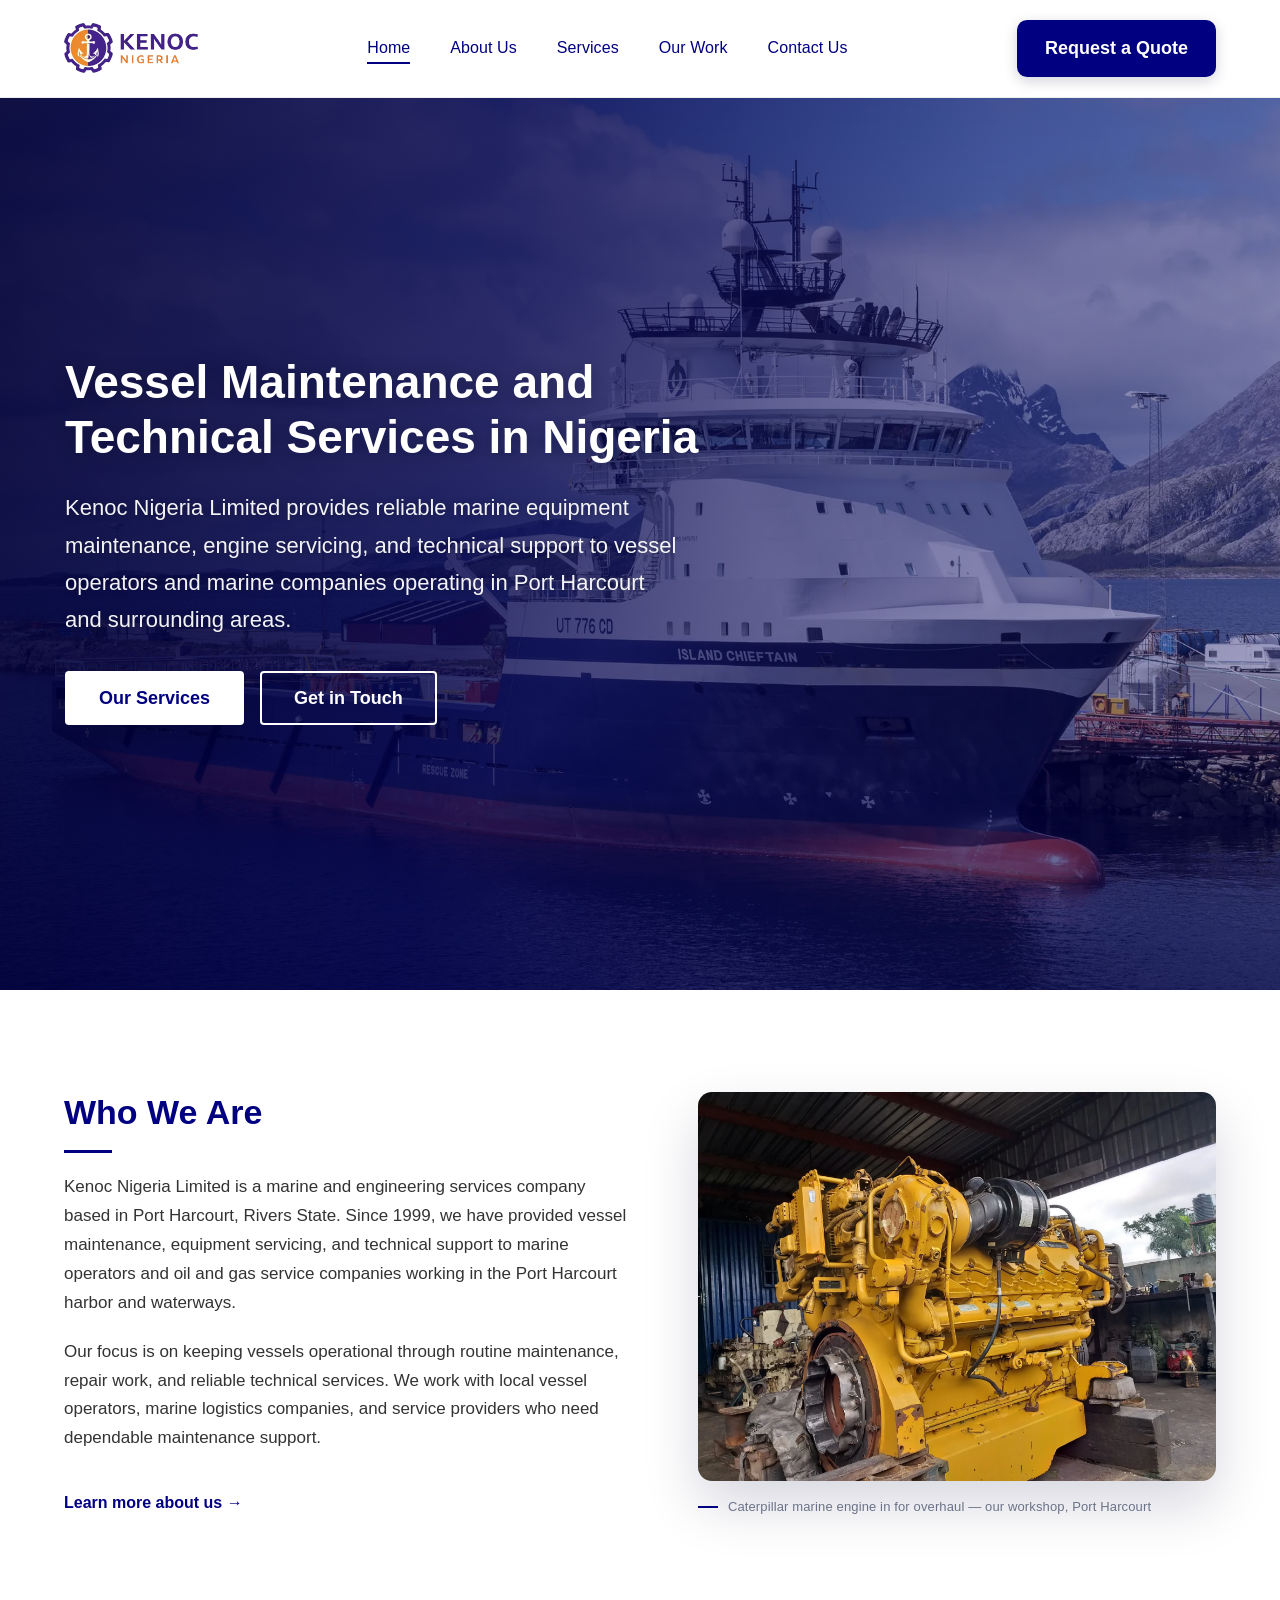
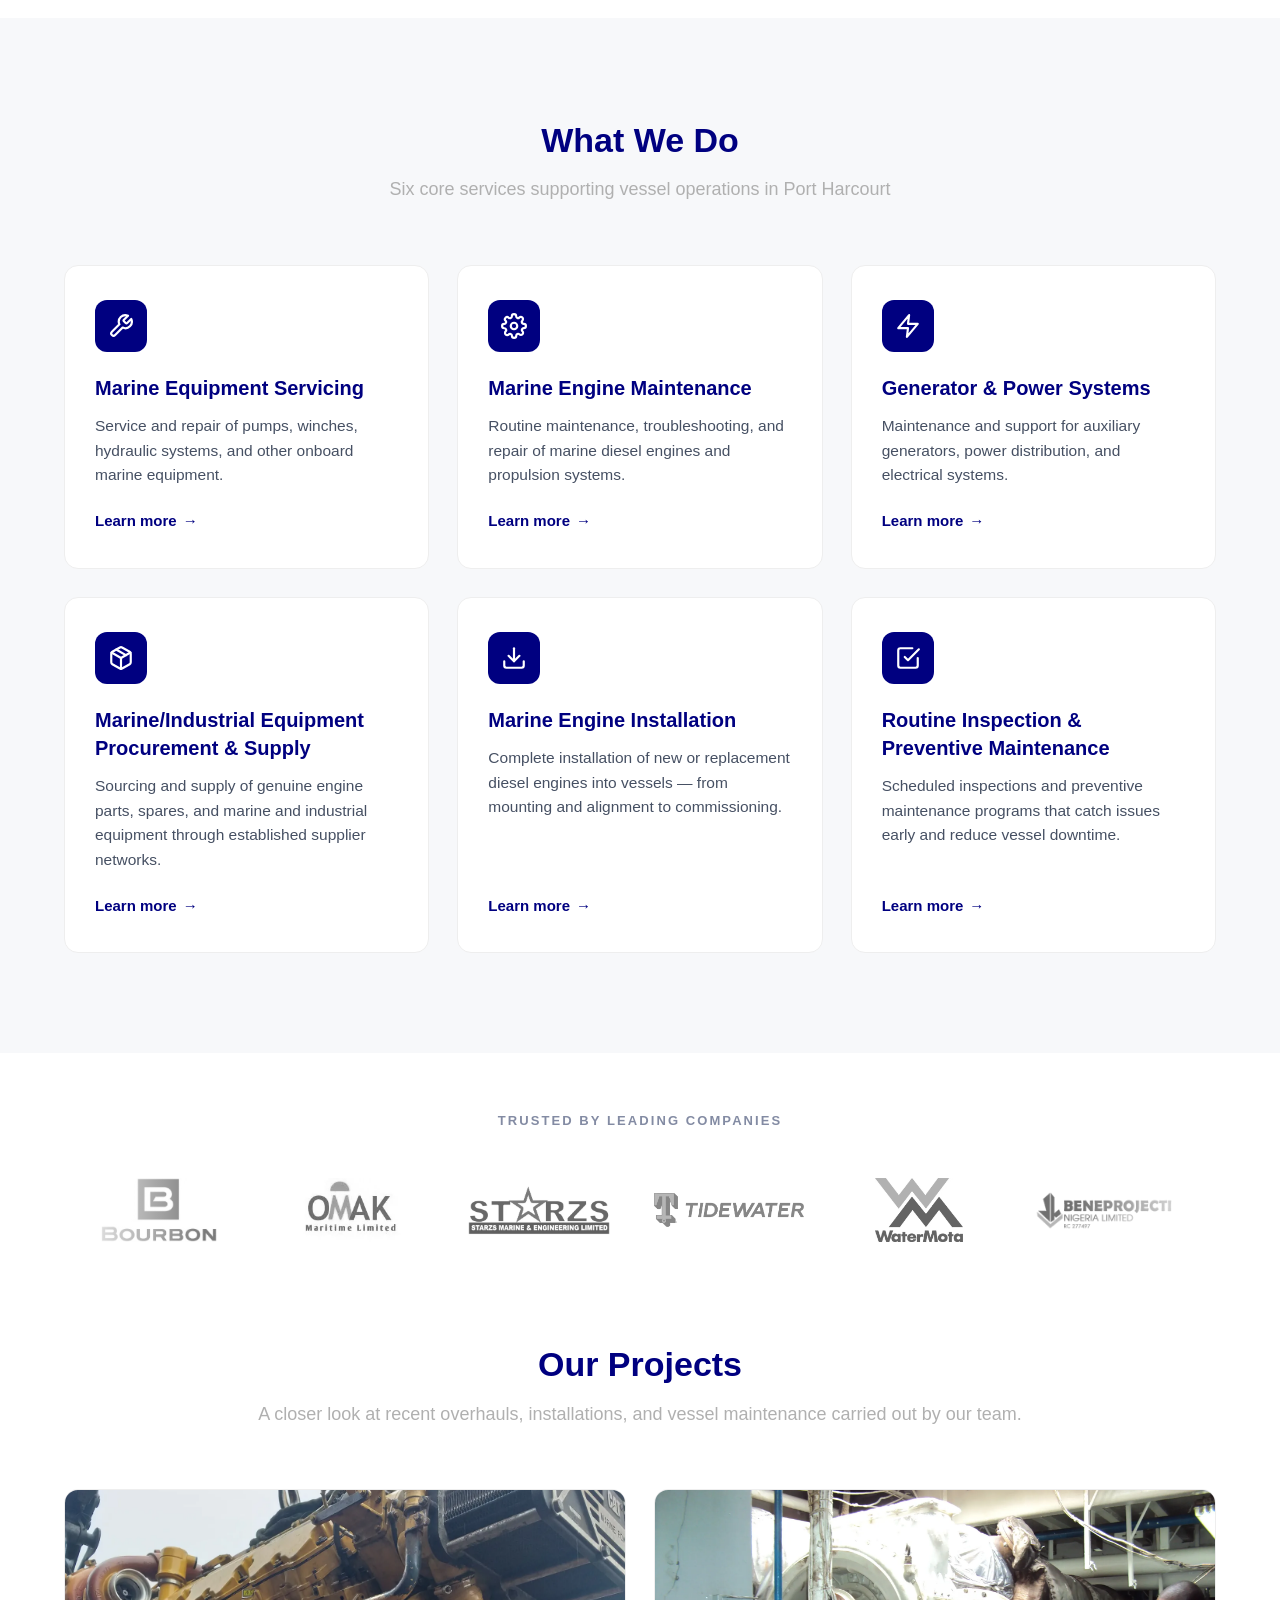
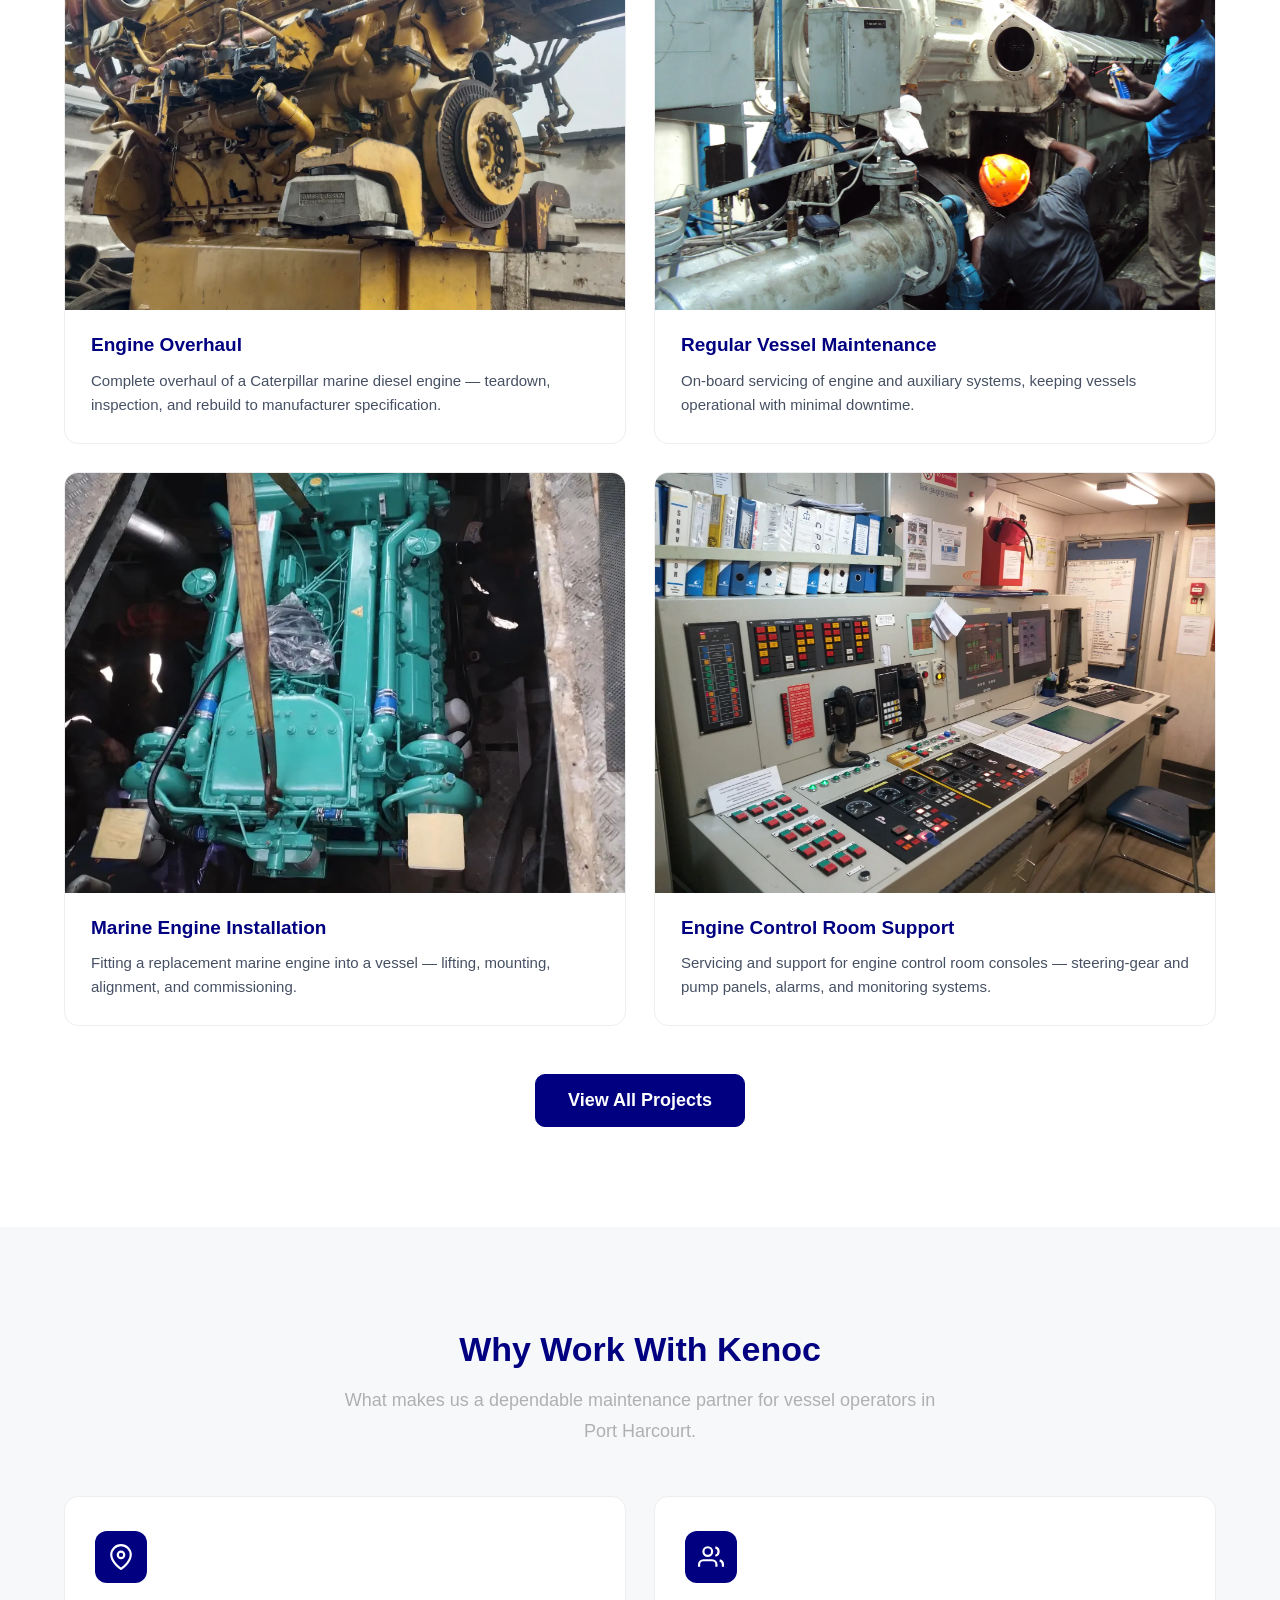
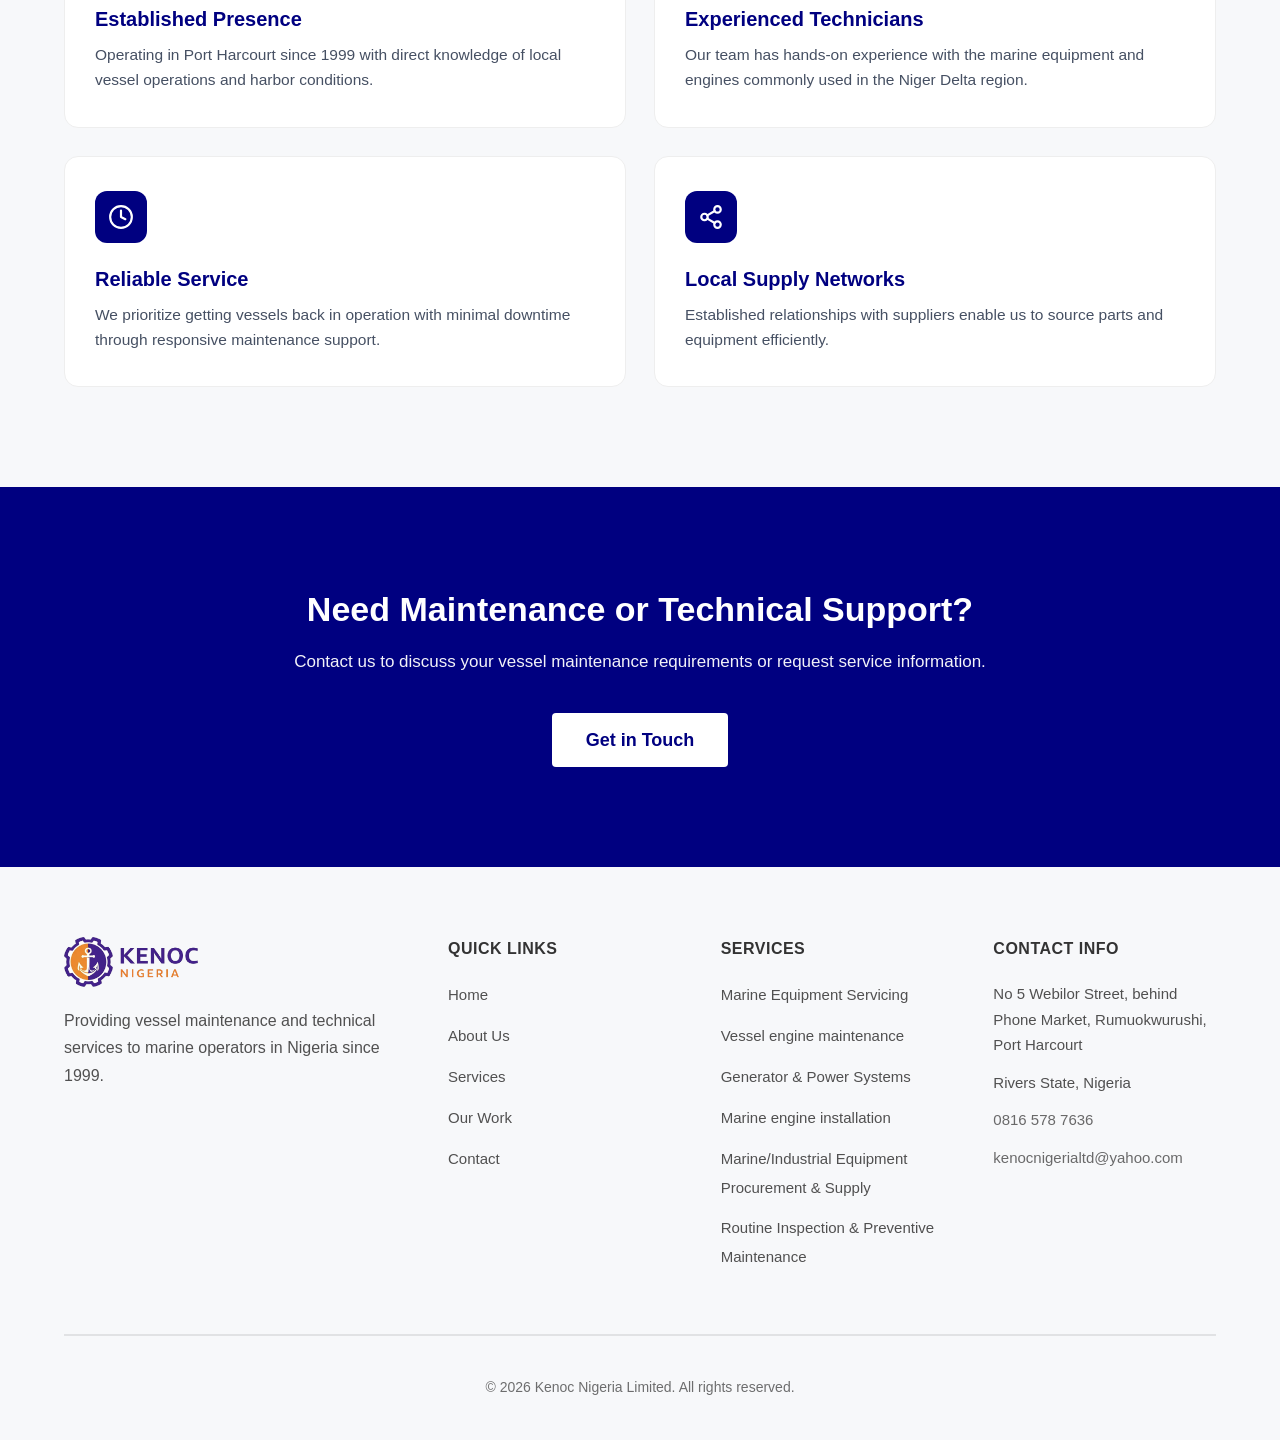
<file: index.html>
<!DOCTYPE html>
<html lang="en">
<head>
    <meta charset="UTF-8">
    <meta name="viewport" content="width=device-width, initial-scale=1.0">
    <title>Kenoc Nigeria Limited | Marine & Engineering Services in Port Harcourt</title>
    <link rel="stylesheet" href="./styles.css">
    <meta name="description" content="Kenoc Nigeria Limited delivers reliable marine equipment maintenance, engine overhauls, installations and technical support to vessel operators in Port Harcourt, Nigeria — since 1999.">
    <link rel="canonical" href="https://kenocnigeria.com/">
    <meta name="robots" content="index, follow">
    <!-- Open Graph -->
    <meta property="og:type" content="website">
    <meta property="og:site_name" content="Kenoc Nigeria Limited">
    <meta property="og:title" content="Kenoc Nigeria Limited | Marine &amp; Engineering Services in Port Harcourt">
    <meta property="og:description" content="Kenoc Nigeria Limited delivers reliable marine equipment maintenance, engine overhauls, installations and technical support to vessel operators in Port Harcourt, Nigeria — since 1999.">
    <meta property="og:url" content="https://kenocnigeria.com/">
    <meta property="og:image" content="https://kenocnigeria.com/assets/og-image.jpg">
    <meta property="og:image:width" content="1200">
    <meta property="og:image:height" content="630">
    <meta property="og:locale" content="en_NG">
    <!-- Twitter -->
    <meta name="twitter:card" content="summary_large_image">
    <meta name="twitter:title" content="Kenoc Nigeria Limited | Marine &amp; Engineering Services in Port Harcourt">
    <meta name="twitter:description" content="Kenoc Nigeria Limited delivers reliable marine equipment maintenance, engine overhauls, installations and technical support to vessel operators in Port Harcourt, Nigeria — since 1999.">
    <meta name="twitter:image" content="https://kenocnigeria.com/assets/og-image.jpg">
    <!-- Favicons -->
    <link rel="icon" type="image/png" sizes="32x32" href="/assets/favicons/favicon-32x32.png">
    <link rel="icon" type="image/png" sizes="16x16" href="/assets/favicons/favicon-16x16.png">
    <link rel="shortcut icon" href="/favicon.ico">
    <link rel="apple-touch-icon" sizes="180x180" href="/assets/favicons/apple-touch-icon.png">
    <link rel="manifest" href="/assets/favicons/manifest.json">
    <meta name="theme-color" content="#000080">
    <script type="application/ld+json">
{
  "@context": "https://schema.org",
  "@type": "Organization",
  "name": "Kenoc Nigeria Limited",
  "alternateName": "Kenoc",
  "url": "https://kenocnigeria.com/",
  "logo": "https://kenocnigeria.com/assets/favicons/android-chrome-512x512.png",
  "image": "https://kenocnigeria.com/assets/og-image.jpg",
  "description": "Marine and engineering services company in Port Harcourt, Nigeria \u2014 vessel maintenance, engine overhauls, installations, generator systems and technical support since 1999.",
  "foundingDate": "1999",
  "email": "kenocnigerialtd@yahoo.com",
  "telephone": "+234-816-578-7636",
  "address": {
    "@type": "PostalAddress",
    "streetAddress": "No 5 Webilor Street, behind Phone Market, Rumuokwurushi",
    "addressLocality": "Port Harcourt",
    "addressRegion": "Rivers State",
    "addressCountry": "NG"
  },
  "areaServed": {
    "@type": "Place",
    "name": "Port Harcourt, Niger Delta, Nigeria"
  },
  "founder": {
    "@type": "Person",
    "name": "Kenneth Okafor",
    "jobTitle": "Managing Director",
    "image": "https://kenocnigeria.com/assets/managing-director.webp"
  },
  "sameAs": [
    "https://www.linkedin.com/company/kenoc-nigeria-limited/",
    "https://www.facebook.com/Kenocnig/"
  ]
}
    </script>
</head>
<body>
    
    <header class="site-header">
        <div class="container">
            <div class="header-content">
                
                <div class="logo">
                    <img src="./assets/kenoc-logo.webp" alt="Kenoc Nigeria Limited logo" class="logo-image">
                </div>
                
                
                <button class="mobile-menu-toggle" aria-label="Toggle menu">
                    <span></span>
                    <span></span>
                    <span></span>
                </button>
                
                
                <nav class="main-nav">
                    <ul>
                        <li><a href="index.html" class="active">Home</a></li>
                        <li><a href="about.html">About Us</a></li>
                        <li><a href="services.html">Services</a></li>
                        <li><a href="work.html">Our Work</a></li>
                        <li><a href="contact.html">Contact Us</a></li>
                    </ul>
                </nav>
                
               
                <div class="header-cta">
                    <a href="contact.html" class="btn btn-header">Request a Quote</a>
                </div>
            </div>
        </div>
    </header>

    <main>
        
        <section class="hero">
          
            <div class="hero-background" style="background-image: url('assets/heroimage-home.webp');"></div>
            
            <!-- Navy overlay for readability -->
            <div class="hero-overlay"></div>
            
            <!-- Hero Content - Text aligned to left -->
            <div class="container">
                <div class="hero-content fade-in">
                    <h1>Vessel Maintenance and Technical Services in Nigeria</h1>
                    <p>Kenoc Nigeria Limited provides reliable marine equipment maintenance, engine servicing, and technical support to vessel operators and marine companies operating in Port Harcourt and surrounding areas.</p>
                    <div class="hero-cta">
                        <a href="services.html" class="btn btn-primary">Our Services</a>
                        <a href="contact.html" class="btn btn-secondary">Get in Touch</a>
                    </div>
                </div>
            </div>
        </section>

        <!-- ========================================
             INTRO SECTION - Who We Are
             ======================================== -->
        <section class="intro" id="who-we-are">
            <div class="container">
                <div class="intro-grid">
                    <!-- Left: Text content -->
                    <div class="intro-text fade-in">
                        <h2>Who We Are</h2>
                        <p>Kenoc Nigeria Limited is a marine and engineering services company based in Port Harcourt, Rivers State. Since 1999, we have provided vessel maintenance, equipment servicing, and technical support to marine operators and oil and gas service companies working in the Port Harcourt harbor and waterways.</p>
                        <p>Our focus is on keeping vessels operational through routine maintenance, repair work, and reliable technical services. We work with local vessel operators, marine logistics companies, and service providers who need dependable maintenance support.</p>
                        <a href="about.html" class="link-arrow">Learn more about us</a>
                    </div>
                    
                    <!-- Right: real workshop photograph -->
                    <figure class="intro-media fade-in">
                        <img src="./assets/picture-cat.webp" alt="Caterpillar marine engine on the stands mid-overhaul at the Kenoc workshop in Port Harcourt" loading="lazy">
                        <figcaption>Caterpillar marine engine in for overhaul &mdash; our workshop, Port Harcourt</figcaption>
                    </figure>
                </div>
            </div>
        </section>

        <!-- ========================================
             SERVICES SECTION - Six core services
             ======================================== -->
        <section class="services-preview">
            <div class="container">
                <div class="section-header fade-in">
                    <h2>What We Do</h2>
                    <p>Six core services supporting vessel operations in Port Harcourt</p>
                </div>
                
                <!-- Services Grid - Cards have hover animation -->
                <div class="services-grid">
                    <!-- Marine Equipment Servicing -->
                    <div class="service-card fade-in">
                        <span class="service-icon" aria-hidden="true">
                            <svg viewBox="0 0 24 24" fill="none" stroke="currentColor" stroke-width="2" stroke-linecap="round" stroke-linejoin="round"><path d="M14.7 6.3a1 1 0 0 0 0 1.4l1.6 1.6a1 1 0 0 0 1.4 0l3.77-3.77a6 6 0 0 1-7.94 7.94l-6.91 6.91a2.12 2.12 0 0 1-3-3l6.91-6.91a6 6 0 0 1 7.94-7.94l-3.76 3.76z"/></svg>
                        </span>
                        <h3>Marine Equipment Servicing</h3>
                        <p>Service and repair of pumps, winches, hydraulic systems, and other onboard marine equipment.</p>
                        <a href="services.html#equipment" class="service-link">Learn more</a>
                    </div>

                    <!-- Marine Engine Maintenance -->
                    <div class="service-card fade-in">
                        <span class="service-icon" aria-hidden="true">
                            <svg viewBox="0 0 24 24" fill="none" stroke="currentColor" stroke-width="2" stroke-linecap="round" stroke-linejoin="round"><circle cx="12" cy="12" r="3"/><path d="M19.4 15a1.65 1.65 0 0 0 .33 1.82l.06.06a2 2 0 1 1-2.83 2.83l-.06-.06a1.65 1.65 0 0 0-1.82-.33 1.65 1.65 0 0 0-1 1.51V21a2 2 0 0 1-4 0v-.09A1.65 1.65 0 0 0 9 19.4a1.65 1.65 0 0 0-1.82.33l-.06.06a2 2 0 1 1-2.83-2.83l.06-.06a1.65 1.65 0 0 0 .33-1.82 1.65 1.65 0 0 0-1.51-1H3a2 2 0 0 1 0-4h.09A1.65 1.65 0 0 0 4.6 9a1.65 1.65 0 0 0-.33-1.82l-.06-.06a2 2 0 1 1 2.83-2.83l.06.06a1.65 1.65 0 0 0 1.82.33H9a1.65 1.65 0 0 0 1-1.51V3a2 2 0 0 1 4 0v.09a1.65 1.65 0 0 0 1 1.51 1.65 1.65 0 0 0 1.82-.33l.06-.06a2 2 0 1 1 2.83 2.83l-.06.06a1.65 1.65 0 0 0-.33 1.82V9a1.65 1.65 0 0 0 1.51 1H21a2 2 0 0 1 0 4h-.09a1.65 1.65 0 0 0-1.51 1z"/></svg>
                        </span>
                        <h3>Marine Engine Maintenance</h3>
                        <p>Routine maintenance, troubleshooting, and repair of marine diesel engines and propulsion systems.</p>
                        <a href="services.html#maintenance" class="service-link">Learn more</a>
                    </div>

                    <!-- Generator & Power Systems -->
                    <div class="service-card fade-in">
                        <span class="service-icon" aria-hidden="true">
                            <svg viewBox="0 0 24 24" fill="none" stroke="currentColor" stroke-width="2" stroke-linecap="round" stroke-linejoin="round"><polygon points="13 2 3 14 12 14 11 22 21 10 12 10 13 2"/></svg>
                        </span>
                        <h3>Generator &amp; Power Systems</h3>
                        <p>Maintenance and support for auxiliary generators, power distribution, and electrical systems.</p>
                        <a href="services.html#generator" class="service-link">Learn more</a>
                    </div>

                    <!-- Procurement & Supply -->
                    <div class="service-card fade-in">
                        <span class="service-icon" aria-hidden="true">
                            <svg viewBox="0 0 24 24" fill="none" stroke="currentColor" stroke-width="2" stroke-linecap="round" stroke-linejoin="round"><line x1="16.5" y1="9.4" x2="7.5" y2="4.21"/><path d="M21 16V8a2 2 0 0 0-1-1.73l-7-4a2 2 0 0 0-2 0l-7 4A2 2 0 0 0 3 8v8a2 2 0 0 0 1 1.73l7 4a2 2 0 0 0 2 0l7-4A2 2 0 0 0 21 16z"/><polyline points="3.27 6.96 12 12.01 20.73 6.96"/><line x1="12" y1="22.08" x2="12" y2="12"/></svg>
                        </span>
                        <h3>Marine/Industrial Equipment Procurement &amp; Supply</h3>
                        <p>Sourcing and supply of genuine engine parts, spares, and marine and industrial equipment through established supplier networks.</p>
                        <a href="services.html#supply" class="service-link">Learn more</a>
                    </div>

                    <!-- Marine Engine Installation -->
                    <div class="service-card fade-in">
                        <span class="service-icon" aria-hidden="true">
                            <svg viewBox="0 0 24 24" fill="none" stroke="currentColor" stroke-width="2" stroke-linecap="round" stroke-linejoin="round"><path d="M21 15v4a2 2 0 0 1-2 2H5a2 2 0 0 1-2-2v-4"/><polyline points="7 10 12 15 17 10"/><line x1="12" y1="15" x2="12" y2="3"/></svg>
                        </span>
                        <h3>Marine Engine Installation</h3>
                        <p>Complete installation of new or replacement diesel engines into vessels &mdash; from mounting and alignment to commissioning.</p>
                        <a href="services.html#installation" class="service-link">Learn more</a>
                    </div>

                    <!-- Inspection & Preventive Maintenance -->
                    <div class="service-card fade-in">
                        <span class="service-icon" aria-hidden="true">
                            <svg viewBox="0 0 24 24" fill="none" stroke="currentColor" stroke-width="2" stroke-linecap="round" stroke-linejoin="round"><polyline points="9 11 12 14 22 4"/><path d="M21 12v7a2 2 0 0 1-2 2H5a2 2 0 0 1-2-2V5a2 2 0 0 1 2-2h11"/></svg>
                        </span>
                        <h3>Routine Inspection &amp; Preventive Maintenance</h3>
                        <p>Scheduled inspections and preventive maintenance programs that catch issues early and reduce vessel downtime.</p>
                        <a href="services.html#inspection" class="service-link">Learn more</a>
                    </div>
                </div>
            </div>
        </section>





<section class="trusted-section">
  <div class="container">
    <h2 class="trusted-header">Trusted by leading companies</h2>
    
    <div class="logo-slider">
      <div class="logo-slide-track">
        <div class="slide"><img src="./assets/Company Logos/Bourbon.webp" alt="Bourbon" loading="lazy"></div>
        <div class="slide"><img src="./assets/Company Logos/Omak.webp" alt="OMAK Maritime" loading="lazy"></div>
        <div class="slide"><img src="./assets/Company Logos/starzs.webp" alt="Starzs Marine & Engineering" loading="lazy"></div>
        <div class="slide"><img src="./assets/Company Logos/tide water.webp" alt="Tidewater" loading="lazy"></div>
        <div class="slide"><img src="./assets/Company Logos/Watermota.webp" alt="Watermota" loading="lazy"></div>
        <div class="slide"><img src="./assets/Company Logos/bene.webp" alt="Beneprojecti Nigeria" loading="lazy"></div>
        <div class="slide"><img src="./assets/Company Logos/Arco.webp" alt="Arco" loading="lazy"></div>
        <div class="slide"><img src="./assets/Company Logos/1506701053_91334.webp" alt="Client company" loading="lazy"></div>
        <div class="slide"><img src="./assets/Company Logos/Edison-Chouest.webp" alt="Edison Chouest Offshore" loading="lazy"></div>
        <div class="slide"><img src="./assets/Company Logos/ejovi.webp" alt="Ejovi" loading="lazy"></div>

        <div class="slide" aria-hidden="true"><img src="./assets/Company Logos/Bourbon.webp" alt="" loading="lazy"></div>
        <div class="slide" aria-hidden="true"><img src="./assets/Company Logos/Omak.webp" alt="" loading="lazy"></div>
        <div class="slide" aria-hidden="true"><img src="./assets/Company Logos/starzs.webp" alt="" loading="lazy"></div>
        <div class="slide" aria-hidden="true"><img src="./assets/Company Logos/tide water.webp" alt="" loading="lazy"></div>
        <div class="slide" aria-hidden="true"><img src="./assets/Company Logos/Watermota.webp" alt="" loading="lazy"></div>
        <div class="slide" aria-hidden="true"><img src="./assets/Company Logos/bene.webp" alt="" loading="lazy"></div>
        <div class="slide" aria-hidden="true"><img src="./assets/Company Logos/Arco.webp" alt="" loading="lazy"></div>
        <div class="slide" aria-hidden="true"><img src="./assets/Company Logos/1506701053_91334.webp" alt="" loading="lazy"></div>
        <div class="slide" aria-hidden="true"><img src="./assets/Company Logos/Edison-Chouest.webp" alt="" loading="lazy"></div>
        <div class="slide" aria-hidden="true"><img src="./assets/Company Logos/ejovi.webp" alt="" loading="lazy"></div>
      </div>
    </div>
  </div>
</section>

            <!-- ========================================
             WORK SHOWCASE SECTION 
             ======================================== -->
        <section class="work-showcase">
            <div class="container">
                <div class="section-header fade-in">
                    <h2>Our Projects</h2>
                    <p>A closer look at recent overhauls, installations, and vessel maintenance carried out by our team.</p>
                </div>
                
                <div class="work-grid">
                    <!-- Engine overhaul -->
                    <article class="work-item fade-in">
                        <div class="work-image">
                            <img src="./assets/catc32engine.webp" alt="Caterpillar marine diesel engine overhauled by Kenoc in Port Harcourt" loading="lazy">
                        </div>
                        <div class="work-body">
                            <h3 class="work-title">Engine Overhaul</h3>
                            <p class="work-desc">Complete overhaul of a Caterpillar marine diesel engine &mdash; teardown, inspection, and rebuild to manufacturer specification.</p>
                        </div>
                    </article>

                    <!-- Vessel maintenance -->
                    <article class="work-item fade-in">
                        <div class="work-image">
                            <img src="./assets/maintenance-emd.webp" alt="Kenoc engineers carrying out on-board maintenance of vessel machinery" loading="lazy">
                        </div>
                        <div class="work-body">
                            <h3 class="work-title">Regular Vessel Maintenance</h3>
                            <p class="work-desc">On-board servicing of engine and auxiliary systems, keeping vessels operational with minimal downtime.</p>
                        </div>
                    </article>

                    <!-- Engine installation -->
                    <article class="work-item fade-in">
                        <div class="work-image">
                            <img src="./assets/marine-engine-installation.webp" alt="Marine engine being lowered into a vessel's engine bay during installation by Kenoc" loading="lazy">
                        </div>
                        <div class="work-body">
                            <h3 class="work-title">Marine Engine Installation</h3>
                            <p class="work-desc">Fitting a replacement marine engine into a vessel &mdash; lifting, mounting, alignment, and commissioning.</p>
                        </div>
                    </article>

                    <!-- Engine control room support -->
                    <article class="work-item fade-in">
                        <div class="work-image">
                            <img src="./assets/engine-control-room.webp" alt="Vessel engine control room console with steering gear and pump control panels serviced by Kenoc" loading="lazy">
                        </div>
                        <div class="work-body">
                            <h3 class="work-title">Engine Control Room Support</h3>
                            <p class="work-desc">Servicing and support for engine control room consoles &mdash; steering-gear and pump panels, alarms, and monitoring systems.</p>
                        </div>
                    </article>
                </div>
                
                <div class="work-cta fade-in">
                    <a href="work.html" class="btn btn-primary">View All Projects</a>
                </div>
            </div>
        </section>

             <!-- WHY CHOOSE SECTION - Feature cards with hover  -->
           
        <section class="why-choose">
            <div class="container">
                <div class="why-choose-content fade-in">
                    <h2>Why Work With Kenoc</h2>
                    <p class="why-choose-sub">What makes us a dependable maintenance partner for vessel operators in Port Harcourt.</p>

                    <div class="features-grid">
                        <!-- Feature 1 -->
                        <div class="feature-card">
                            <div class="feature-icon">
                                <svg width="32" height="32" viewBox="0 0 24 24" fill="none" stroke="currentColor" stroke-width="2" stroke-linecap="round" stroke-linejoin="round">
                                    <path d="M21 10c0 7-9 13-9 13s-9-6-9-13a9 9 0 0 1 18 0z"/><circle cx="12" cy="10" r="3"/>
                                </svg>
                            </div>
                            <h3>Established Presence</h3>
                            <p>Operating in Port Harcourt since 1999 with direct knowledge of local vessel operations and harbor conditions.</p>
                        </div>
                        
                        <!-- Feature 2 -->
                        <div class="feature-card">
                            <div class="feature-icon">
                                <svg width="32" height="32" viewBox="0 0 24 24" fill="none" stroke="currentColor" stroke-width="2">
                                    <path d="M17 21v-2a4 4 0 0 0-4-4H5a4 4 0 0 0-4 4v2"/>
                                    <circle cx="9" cy="7" r="4"/>
                                    <path d="M23 21v-2a4 4 0 0 0-3-3.87M16 3.13a4 4 0 0 1 0 7.75"/>
                                </svg>
                            </div>
                            <h3>Experienced Technicians</h3>
                            <p>Our team has hands-on experience with the marine equipment and engines commonly used in the Niger Delta region.</p>
                        </div>
                        
                        <!-- Feature 3 -->
                        <div class="feature-card">
                            <div class="feature-icon">
                                <svg width="32" height="32" viewBox="0 0 24 24" fill="none" stroke="currentColor" stroke-width="2" stroke-linecap="round" stroke-linejoin="round">
                                    <circle cx="12" cy="12" r="10"/><polyline points="12 6 12 12 16 14"/>
                                </svg>
                            </div>
                            <h3>Reliable Service</h3>
                            <p>We prioritize getting vessels back in operation with minimal downtime through responsive maintenance support.</p>
                        </div>
                        
                        <!-- Feature 4 -->
                        <div class="feature-card">
                            <div class="feature-icon">
                                <svg width="32" height="32" viewBox="0 0 24 24" fill="none" stroke="currentColor" stroke-width="2" stroke-linecap="round" stroke-linejoin="round">
                                    <circle cx="18" cy="5" r="3"/><circle cx="6" cy="12" r="3"/><circle cx="18" cy="19" r="3"/><line x1="8.59" y1="13.51" x2="15.42" y2="17.49"/><line x1="15.41" y1="6.51" x2="8.59" y2="10.49"/>
                                </svg>
                            </div>
                            <h3>Local Supply Networks</h3>
                            <p>Established relationships with suppliers enable us to source parts and equipment efficiently.</p>
                        </div>
                    </div>
                </div>
            </div>
        </section>

        <!-- ========================================
             CTA SECTION - Final call to action
             ======================================== -->
        <section class="cta-section">
            <div class="container">
                <div class="cta-content fade-in">
                    <h2>Need Maintenance or Technical Support?</h2>
                    <p>Contact us to discuss your vessel maintenance requirements or request service information.</p>
                    <a href="contact.html" class="btn btn-light">Get in Touch</a>
                </div>
            </div>
        </section>
    </main>

    <!-- ========================================
         FOOTER - Company info and links
         ======================================== -->
    <footer class="site-footer">
        <div class="container">
            <div class="footer-grid">
                <!-- Footer Column 1: Logo and description -->
                <div class="footer-column">
                    <div class="footer-logo">
                        <!-- REPLACE: Same logo as header -->
                        <img src="./assets/kenoc-logo.webp" alt="Kenoc Nigeria Limited" class="footer-logo-image">
                    </div>
                    <p class="footer-description">Providing vessel maintenance and technical services to marine operators in Nigeria since 1999.</p>
                </div>
                
                <!-- Footer Column 2: Quick links -->
                <div class="footer-column">
                    <h4>Quick Links</h4>
                    <ul class="footer-links">
                        <li><a href="index.html">Home</a></li>
                        <li><a href="about.html">About Us</a></li>
                        <li><a href="services.html">Services</a></li>
                        <li><a href="work.html">Our Work</a></li>
                        <li><a href="contact.html">Contact</a></li>
                    </ul>
                </div>
                
                <!-- Footer Column 3: Services -->
                <div class="footer-column">
                    <h4>Services</h4>
                    <ul class="footer-links">
                        <li><a href="services.html#equipment">Marine Equipment Servicing</a></li>
                        <li><a href="services.html#maintenance">Vessel engine maintenance</a></li>
                        <li><a href="services.html#generator">Generator & Power Systems</a></li>
                        <li><a href="services.html#installation">Marine engine installation</a></li>
                        <li><a href="services.html#supply">Marine/Industrial Equipment Procurement & Supply</a></li>
                        <li><a href="services.html#inspection">Routine Inspection & Preventive Maintenance</a></li>
                    </ul>
                </div>
                
                <!-- Footer Column 4: Contact info -->
                <div class="footer-column">
                    <h4>Contact Info</h4>
                    <ul class="footer-contact">
                        <li>
                            No 5 Webilor Street, behind Phone
                            Market, Rumuokwurushi, Port Harcourt
                        </li>
                        <li>Rivers State, Nigeria</li>
                        <li><a href="tel:+2348165787636">0816 578 7636</a></li>
                        <li><a href="mailto:kenocnigerialtd@yahoo.com">kenocnigerialtd@yahoo.com</a></li>
                    </ul>
                </div>
            </div>
            
            <!-- Footer bottom copyright -->
            <div class="footer-bottom">
                <p>&copy; 2026 Kenoc Nigeria Limited. All rights reserved.</p>
            </div>
        </div>
    </footer>

    <!-- JavaScript file -->
    <script src="./script.js"></script>
</body>
</html>
</file>
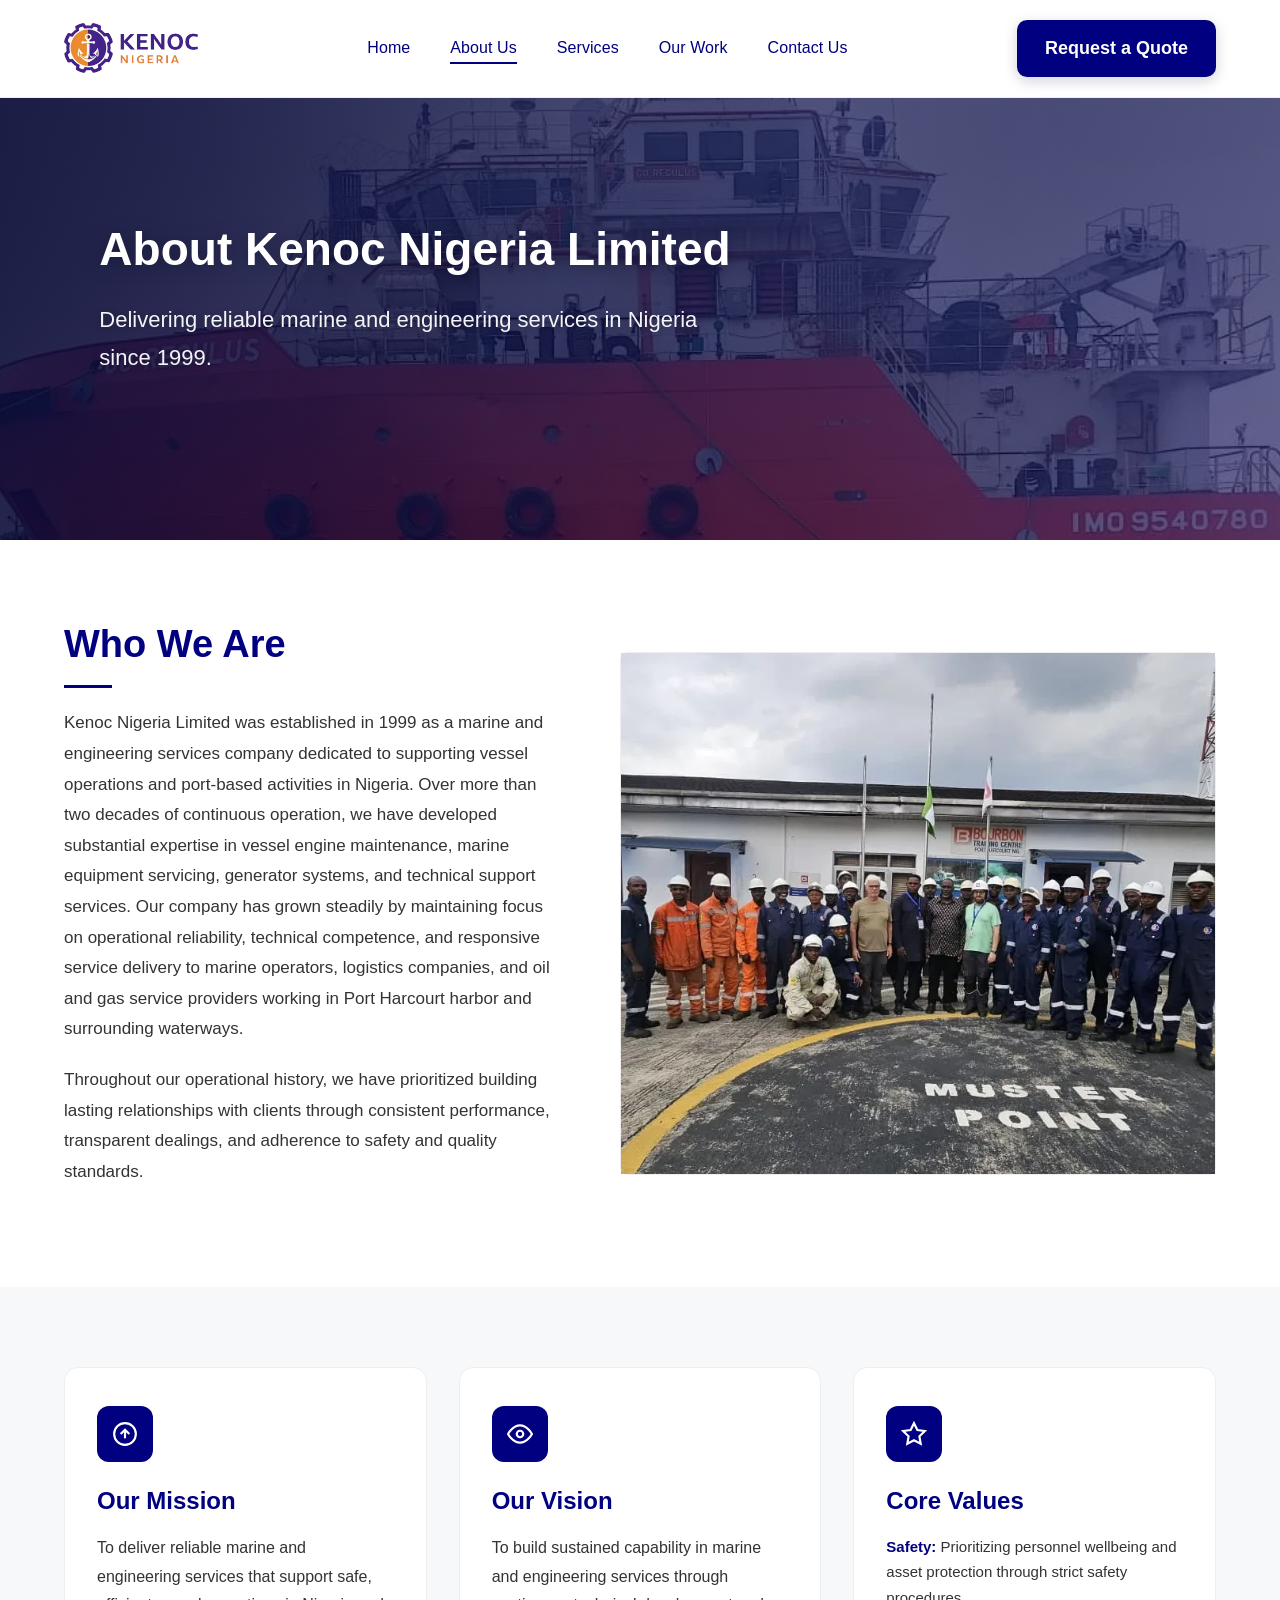
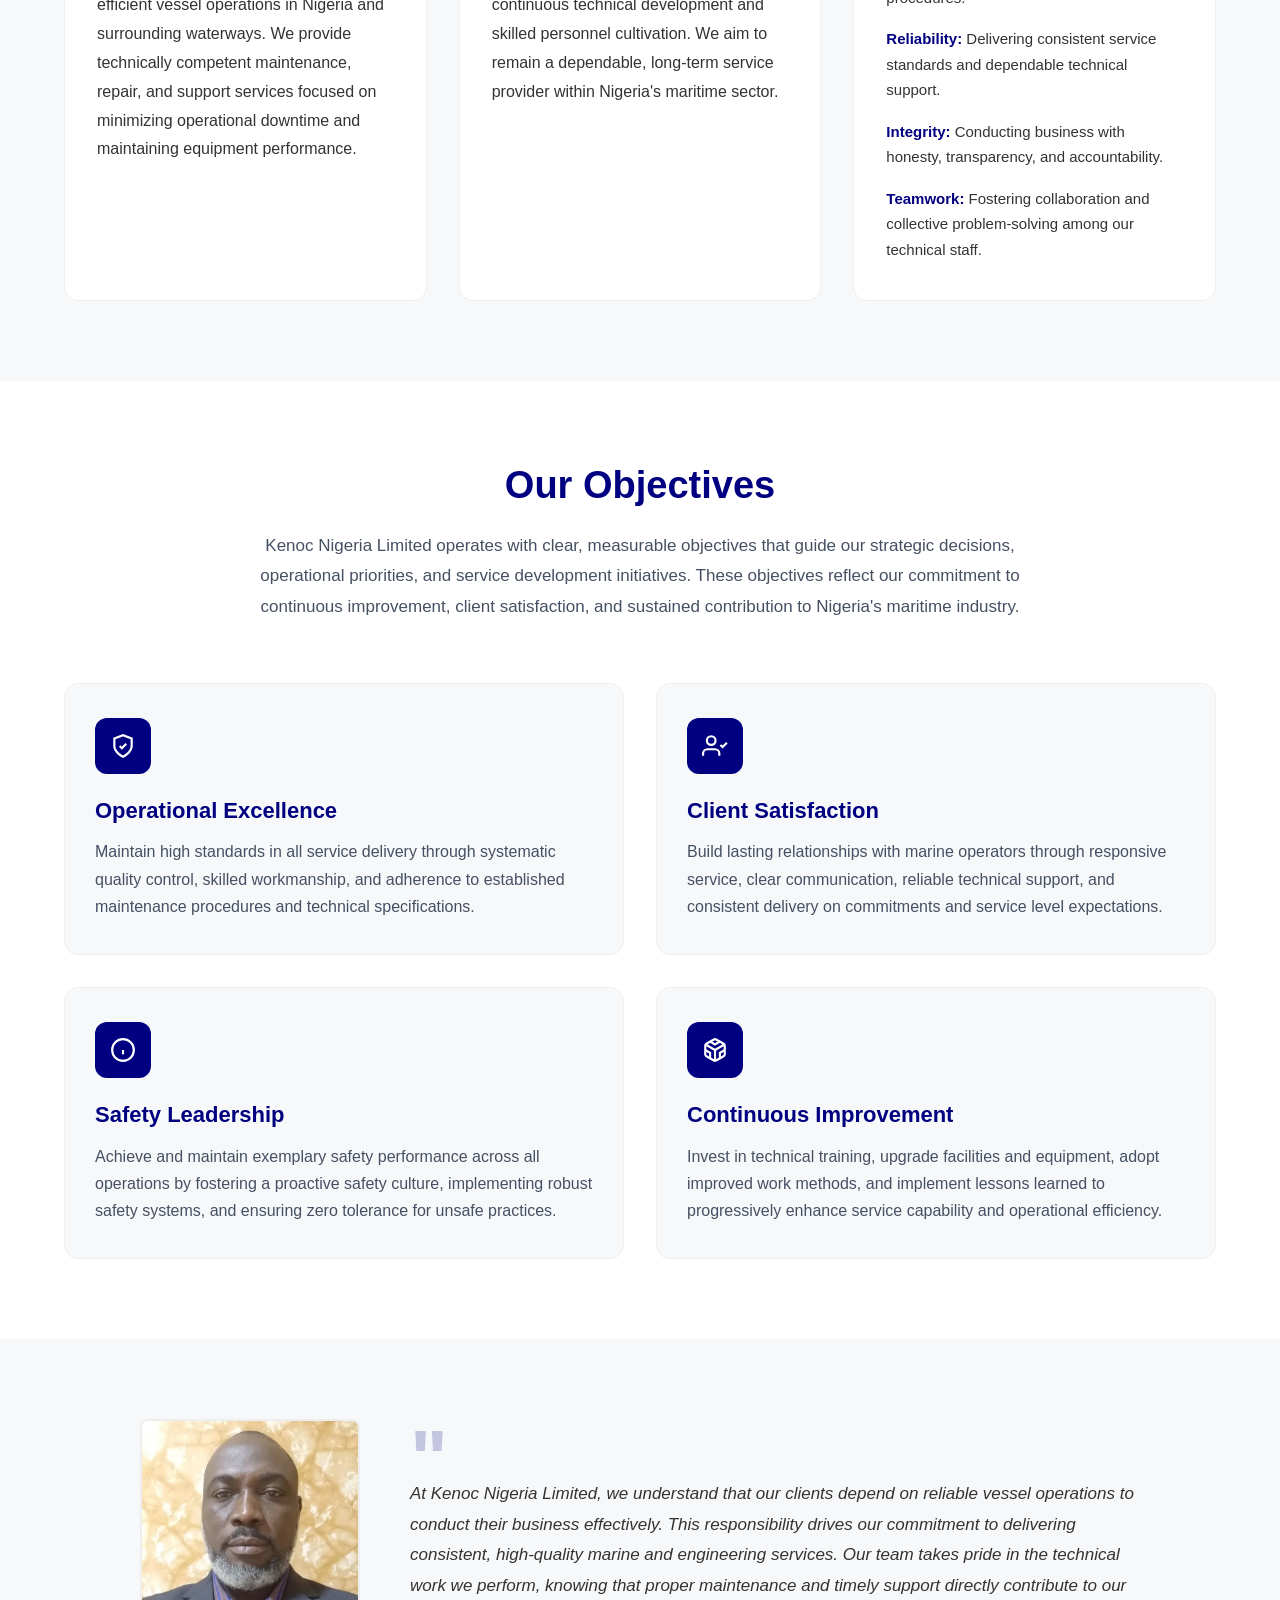
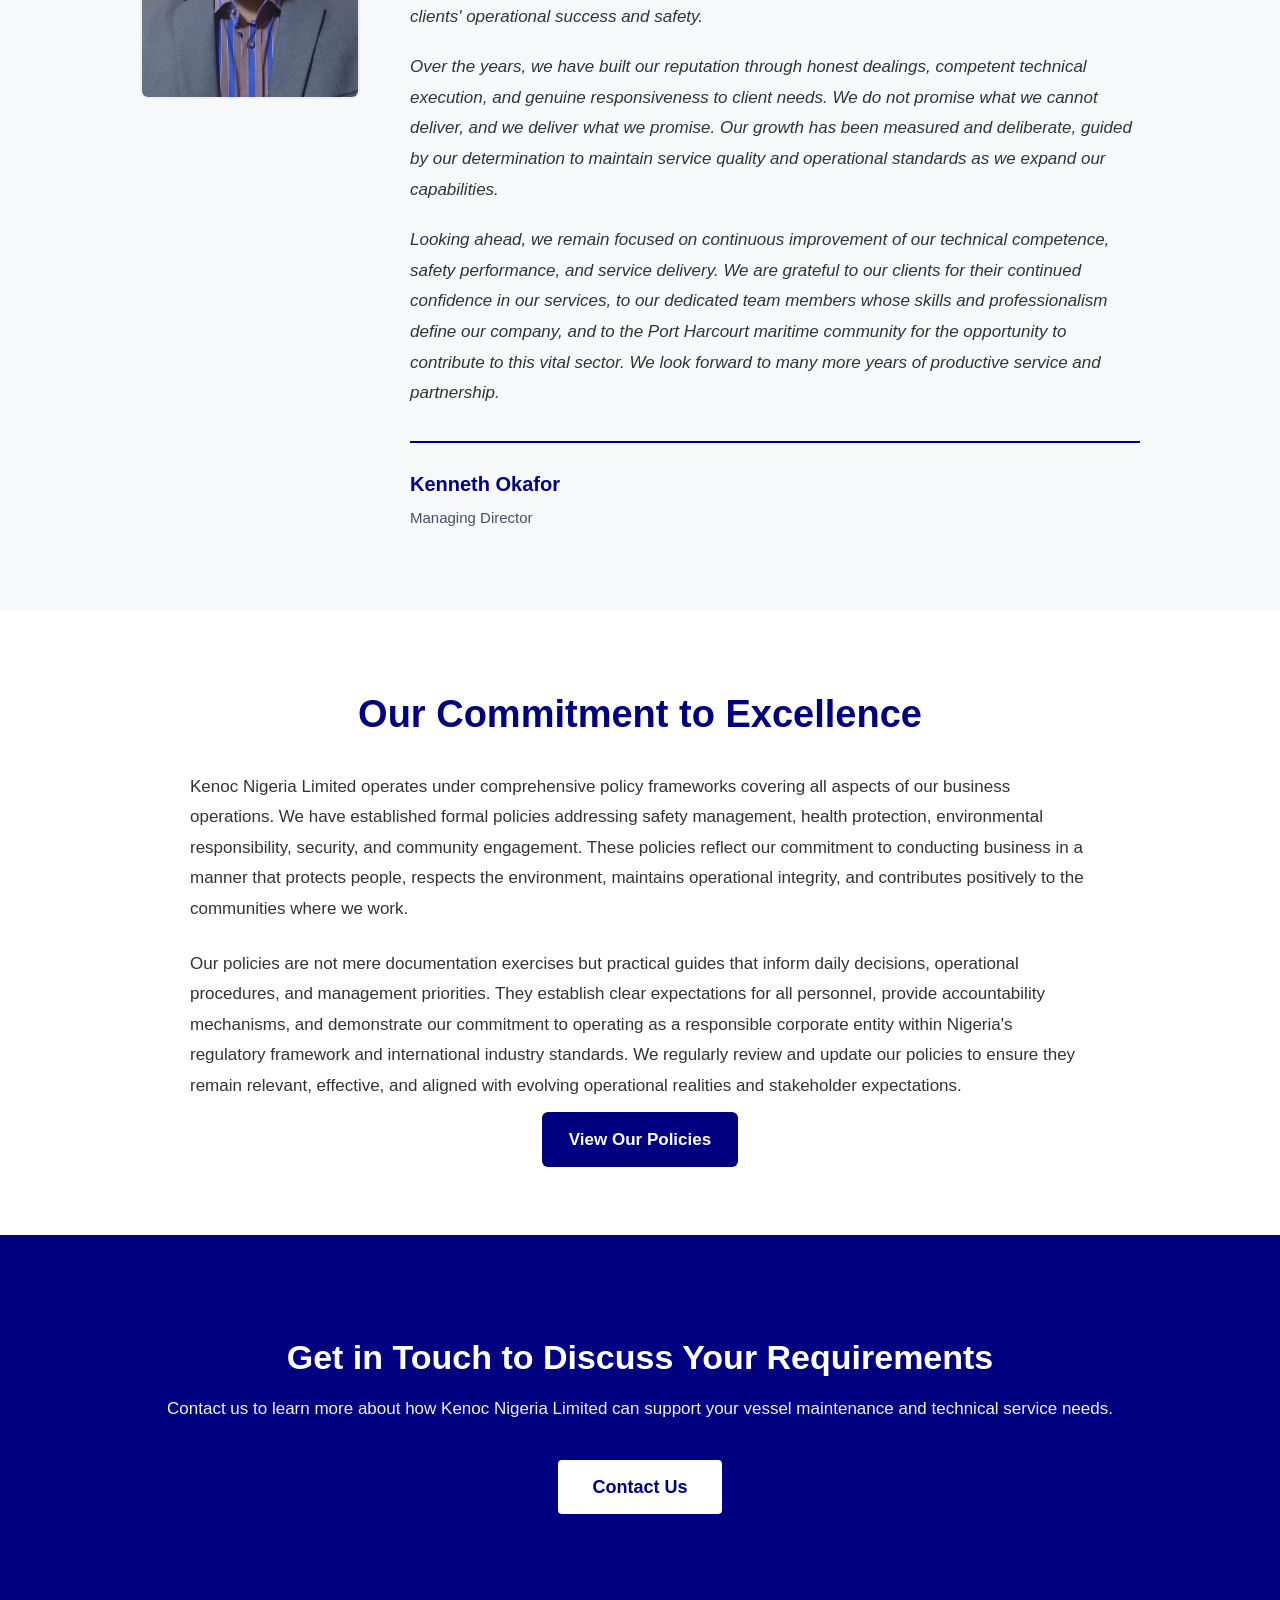
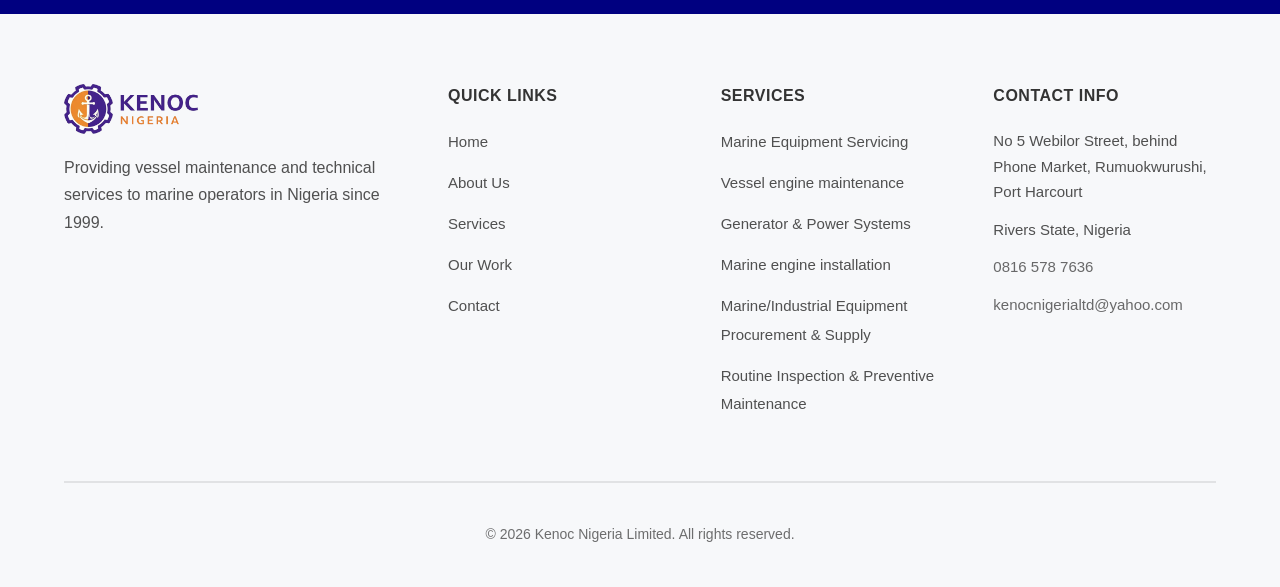
<file: about.html>
<!DOCTYPE html>
<html lang="en">
<head>
    <meta charset="UTF-8">
    <meta name="viewport" content="width=device-width, initial-scale=1.0">
    <title>About Kenoc Nigeria Limited | Marine and Engineering services</title>
    <link rel="stylesheet" href="./styles.css">
    <meta name="description" content="Established in 1999, Kenoc Nigeria Limited is a Port Harcourt marine and engineering company providing vessel maintenance, engine overhauls and technical support across the Niger Delta.">
    <link rel="canonical" href="https://kenocnigeria.com/about.html">
    <meta name="robots" content="index, follow">
    <!-- Open Graph -->
    <meta property="og:type" content="website">
    <meta property="og:site_name" content="Kenoc Nigeria Limited">
    <meta property="og:title" content="About Kenoc Nigeria Limited | Marine and Engineering services">
    <meta property="og:description" content="Established in 1999, Kenoc Nigeria Limited is a Port Harcourt marine and engineering company providing vessel maintenance, engine overhauls and technical support across the Niger Delta.">
    <meta property="og:url" content="https://kenocnigeria.com/about.html">
    <meta property="og:image" content="https://kenocnigeria.com/assets/og-image.jpg">
    <meta property="og:image:width" content="1200">
    <meta property="og:image:height" content="630">
    <meta property="og:locale" content="en_NG">
    <!-- Twitter -->
    <meta name="twitter:card" content="summary_large_image">
    <meta name="twitter:title" content="About Kenoc Nigeria Limited | Marine and Engineering services">
    <meta name="twitter:description" content="Established in 1999, Kenoc Nigeria Limited is a Port Harcourt marine and engineering company providing vessel maintenance, engine overhauls and technical support across the Niger Delta.">
    <meta name="twitter:image" content="https://kenocnigeria.com/assets/og-image.jpg">
    <!-- Favicons -->
    <link rel="icon" type="image/png" sizes="32x32" href="/assets/favicons/favicon-32x32.png">
    <link rel="icon" type="image/png" sizes="16x16" href="/assets/favicons/favicon-16x16.png">
    <link rel="shortcut icon" href="/favicon.ico">
    <link rel="apple-touch-icon" sizes="180x180" href="/assets/favicons/apple-touch-icon.png">
    <link rel="manifest" href="/assets/favicons/manifest.json">
    <meta name="theme-color" content="#000080">
    <script type="application/ld+json">
{
  "@context": "https://schema.org",
  "@type": "Organization",
  "name": "Kenoc Nigeria Limited",
  "alternateName": "Kenoc",
  "url": "https://kenocnigeria.com/",
  "logo": "https://kenocnigeria.com/assets/favicons/android-chrome-512x512.png",
  "image": "https://kenocnigeria.com/assets/og-image.jpg",
  "description": "Marine and engineering services company in Port Harcourt, Nigeria \u2014 vessel maintenance, engine overhauls, installations, generator systems and technical support since 1999.",
  "foundingDate": "1999",
  "email": "kenocnigerialtd@yahoo.com",
  "telephone": "+234-816-578-7636",
  "address": {
    "@type": "PostalAddress",
    "streetAddress": "No 5 Webilor Street, behind Phone Market, Rumuokwurushi",
    "addressLocality": "Port Harcourt",
    "addressRegion": "Rivers State",
    "addressCountry": "NG"
  },
  "areaServed": {
    "@type": "Place",
    "name": "Port Harcourt, Niger Delta, Nigeria"
  },
  "founder": {
    "@type": "Person",
    "name": "Kenneth Okafor",
    "jobTitle": "Managing Director",
    "image": "https://kenocnigeria.com/assets/managing-director.webp"
  },
  "sameAs": [
    "https://www.linkedin.com/company/kenoc-nigeria-limited/",
    "https://www.facebook.com/Kenocnig/"
  ]
}
    </script>
    <script type="application/ld+json">
{
  "@context": "https://schema.org",
  "@type": "Person",
  "name": "Kenneth Okafor",
  "jobTitle": "Managing Director",
  "worksFor": {
    "@type": "Organization",
    "name": "Kenoc Nigeria Limited",
    "url": "https://kenocnigeria.com/"
  },
  "image": "https://kenocnigeria.com/assets/managing-director.webp",
  "url": "https://kenocnigeria.com/about.html"
}
    </script>
</head>
<body>
    
         <!-- HEADER - Same as other pages -->

    <header class="site-header">
        <div class="container">
            <div class="header-content">
                <!-- Logo -->
                <div class="logo">
                    <img src="./assets/kenoc-logo.webp" alt="Kenoc Nigeria Limited" class="logo-image">
                </div>
                
                <!-- Mobile Menu Toggle Button -->
                <button class="mobile-menu-toggle" aria-label="Toggle menu">
                    <span></span>
                    <span></span>
                    <span></span>
                </button>
                
                <!-- Main Navigation -->
                <nav class="main-nav">
                    <ul>
                        <li><a href="index.html">Home</a></li>
                        <li><a href="about.html" class="active">About Us</a></li>
                        <li><a href="services.html">Services</a></li>
                        <li><a href="work.html">Our Work</a></li>
                        <li><a href="contact.html">Contact Us</a></li>
                    </ul>
                </nav>
                
                <!-- Header CTA Button - Links to contact form -->
                <div class="header-cta">
                    <a href="contact.html" class="btn btn-header">Request a Quote</a>
                </div>
            </div>
        </div>
    </header>
    <main>
        <!-- HERO SECTION -->
        <section class="hero hero-small hero-about">
            <div class="hero-background" style="background-image: url('/assets/about-us-hero.webp');"></div>
            <div class="hero-overlay"></div>
            <div class="container">
                <div class="hero-content fade-in">
                    <h1>About Kenoc Nigeria Limited</h1>
                    <p>Delivering reliable marine and engineering services in Nigeria since 1999.</p>
                </div>
            </div>
        </section>

        <!-- ========================================
             ABOUT/HISTORY SECTION - Image + Text
             ======================================== -->
        <section class="about-intro-section">
            <div class="container">
                <div class="about-intro-grid fade-in">
                    <!-- Left: Team Image -->
                    
                    
                    <!-- Right: Text Content -->
                    <div class="about-text">
                        <h2>Who We Are</h2>
                        <p>Kenoc Nigeria Limited was established in 1999 as a marine and engineering services company dedicated to supporting vessel operations and port-based activities in Nigeria. Over more than two decades of continuous operation, we have developed substantial expertise in vessel engine maintenance, marine equipment servicing, generator systems, and technical support services. Our company has grown steadily by maintaining focus on operational reliability, technical competence, and responsive service delivery to marine operators, logistics companies, and oil and gas service providers working in Port Harcourt harbor and surrounding waterways.</p>
                        
                        <p>Throughout our operational history, we have prioritized building lasting relationships with clients through consistent performance, transparent dealings, and adherence to safety and quality standards.</p>
                    </div>
                    <div class="about-image">
                        <div class="image-placeholder">
                            <img src="./assets/kenoc-engineers.webp" alt="kenoc group photo">
                        </div>
                    </div>
                </div>
            </div>
        </section>

        <!-- ========================================
             MISSION, VISION & CORE VALUES SECTION
             ======================================== -->
        <section class="mvv-section">
            <div class="container">
                <div class="mvv-grid">
                    <!-- Mission Card -->
                    <div class="mvv-card fade-in">
                        <div class="mvv-icon">
                            <svg width="48" height="48" viewBox="0 0 24 24" fill="none" stroke="currentColor" stroke-width="2">
                                <circle cx="12" cy="12" r="10"/>
                                <polyline points="16 12 12 8 8 12"/>
                                <line x1="12" y1="16" x2="12" y2="8"/>
                            </svg>
                        </div>
                        <h3>Our Mission</h3>
                        <p>To deliver reliable marine and engineering services that support safe, efficient vessel operations in Nigeria and surrounding waterways. We provide technically competent maintenance, repair, and support services focused on minimizing operational downtime and maintaining equipment performance.</p>
                    </div>

                    <!-- Vision Card -->
                    <div class="mvv-card fade-in">
                        <div class="mvv-icon">
                            <svg width="48" height="48" viewBox="0 0 24 24" fill="none" stroke="currentColor" stroke-width="2">
                                <path d="M1 12s4-8 11-8 11 8 11 8-4 8-11 8-11-8-11-8z"/>
                                <circle cx="12" cy="12" r="3"/>
                            </svg>
                        </div>
                        <h3>Our Vision</h3>
                        <p>To build sustained capability in marine and engineering services through continuous technical development and skilled personnel cultivation. We aim to remain a dependable, long-term service provider within Nigeria's maritime sector.</p>
                    </div>

                    <!-- Core Values Card -->
                    <div class="mvv-card fade-in">
                        <div class="mvv-icon">
                            <svg width="48" height="48" viewBox="0 0 24 24" fill="none" stroke="currentColor" stroke-width="2">
                                <polygon points="12 2 15.09 8.26 22 9.27 17 14.14 18.18 21.02 12 17.77 5.82 21.02 7 14.14 2 9.27 8.91 8.26 12 2"/>
                            </svg>
                        </div>
                        <h3>Core Values</h3>
                        <div class="values-list">
                            <div class="value-item">
                                <strong>Safety:</strong> Prioritizing personnel wellbeing and asset protection through strict safety procedures.
                            </div>
                            <div class="value-item">
                                <strong>Reliability:</strong> Delivering consistent service standards and dependable technical support.
                            </div>
                            <div class="value-item">
                                <strong>Integrity:</strong> Conducting business with honesty, transparency, and accountability.
                            </div>
                            <div class="value-item">
                                <strong>Teamwork:</strong> Fostering collaboration and collective problem-solving among our technical staff.
                            </div>
                        </div>
                    </div>
                </div>
            </div>
        </section>

        <!-- ========================================
             OUR OBJECTIVES SECTION
             ======================================== -->
        <section class="objectives-section">
            <div class="container">
                <div class="section-intro fade-in">
                    <h2>Our Objectives</h2>
                    <p>Kenoc Nigeria Limited operates with clear, measurable objectives that guide our strategic decisions, operational priorities, and service development initiatives. These objectives reflect our commitment to continuous improvement, client satisfaction, and sustained contribution to Nigeria's maritime industry.</p>
                </div>

                <div class="objectives-grid">
                    <!-- Objective 1 -->
                    <div class="objective-card fade-in">
                        <div class="objective-icon">
                            <svg width="40" height="40" viewBox="0 0 24 24" fill="none" stroke="currentColor" stroke-width="2">
                                <path d="M12 22s8-4 8-10V5l-8-3-8 3v7c0 6 8 10 8 10z"/>
                                <path d="M9 12l2 2 4-4"/>
                            </svg>
                        </div>
                        <h3>Operational Excellence</h3>
                        <p>Maintain high standards in all service delivery through systematic quality control, skilled workmanship, and adherence to established maintenance procedures and technical specifications.</p>
                    </div>

                    <!-- Objective 2 -->
                    <div class="objective-card fade-in">
                        <div class="objective-icon">
                            <svg width="40" height="40" viewBox="0 0 24 24" fill="none" stroke="currentColor" stroke-width="2">
                                <path d="M16 21v-2a4 4 0 0 0-4-4H5a4 4 0 0 0-4 4v2"/>
                                <circle cx="8.5" cy="7" r="4"/>
                                <polyline points="17 11 19 13 23 9"/>
                            </svg>
                        </div>
                        <h3>Client Satisfaction</h3>
                        <p>Build lasting relationships with marine operators through responsive service, clear communication, reliable technical support, and consistent delivery on commitments and service level expectations.</p>
                    </div>

                    <!-- Objective 3 -->
                    <div class="objective-card fade-in">
                        <div class="objective-icon">
                            <svg width="40" height="40" viewBox="0 0 24 24" fill="none" stroke="currentColor" stroke-width="2">
                                <circle cx="12" cy="12" r="10"/>
                                <path d="M12 16v-4"/>
                                <path d="M12 8h.01"/>
                            </svg>
                        </div>
                        <h3>Safety Leadership</h3>
                        <p>Achieve and maintain exemplary safety performance across all operations by fostering a proactive safety culture, implementing robust safety systems, and ensuring zero tolerance for unsafe practices.</p>
                    </div>

                    <!-- Objective 4 -->
                    <div class="objective-card fade-in">
                        <div class="objective-icon">
                            <svg width="40" height="40" viewBox="0 0 24 24" fill="none" stroke="currentColor" stroke-width="2">
                                <path d="M21 16V8a2 2 0 0 0-1-1.73l-7-4a2 2 0 0 0-2 0l-7 4A2 2 0 0 0 3 8v8a2 2 0 0 0 1 1.73l7 4a2 2 0 0 0 2 0l7-4A2 2 0 0 0 21 16z"/>
                                <polyline points="7.5 4.21 12 6.81 16.5 4.21"/>
                                <polyline points="7.5 19.79 7.5 14.6 3 12"/>
                                <polyline points="21 12 16.5 14.6 16.5 19.79"/>
                                <polyline points="3.27 6.96 12 12.01 20.73 6.96"/>
                                <line x1="12" y1="22.08" x2="12" y2="12"/>
                            </svg>
                        </div>
                        <h3>Continuous Improvement</h3>
                        <p>Invest in technical training, upgrade facilities and equipment, adopt improved work methods, and implement lessons learned to progressively enhance service capability and operational efficiency.</p>
                    </div>
                </div>
            </div>
        </section>

        <!-- ========================================
             MD/CEO MESSAGE SECTION
             ======================================== -->
        <section class="ceo-message-section">
            <div class="container">
                <div class="ceo-message-wrapper fade-in">
                    <div class="ceo-photo">
                        <img src="./assets/managing-director.webp" alt="managing-director photo">
                    </div>
                    <div class="ceo-content">
                        <div class="quote-mark">"</div>
                        <blockquote>
                            <p>At Kenoc Nigeria Limited, we understand that our clients depend on reliable vessel operations to conduct their business effectively. This responsibility drives our commitment to delivering consistent, high-quality marine and engineering services. Our team takes pride in the technical work we perform, knowing that proper maintenance and timely support directly contribute to our clients' operational success and safety.</p>
                            
                            <p>Over the years, we have built our reputation through honest dealings, competent technical execution, and genuine responsiveness to client needs. We do not promise what we cannot deliver, and we deliver what we promise. Our growth has been measured and deliberate, guided by our determination to maintain service quality and operational standards as we expand our capabilities.</p>
                            
                            <p>Looking ahead, we remain focused on continuous improvement of our technical competence, safety performance, and service delivery. We are grateful to our clients for their continued confidence in our services, to our dedicated team members whose skills and professionalism define our company, and to the Port Harcourt maritime community for the opportunity to contribute to this vital sector. We look forward to many more years of productive service and partnership.</p>
                        </blockquote>
                        <div class="ceo-signature">
                            <strong> Kenneth Okafor</strong>
                            <span>Managing Director</span>
                        </div>
                    </div>
                </div>
            </div>
        </section>

        <!-- ========================================
             POLICIES COMMITMENT SECTION
             ======================================== -->
        <section class="policies-commitment-section">
            <div class="container">
                <div class="policies-commitment-content fade-in">
                    <h2>Our Commitment to Excellence</h2>
                    <p>Kenoc Nigeria Limited operates under comprehensive policy frameworks covering all aspects of our business operations. We have established formal policies addressing safety management, health protection, environmental responsibility, security, and community engagement. These policies reflect our commitment to conducting business in a manner that protects people, respects the environment, maintains operational integrity, and contributes positively to the communities where we work.</p>
                    
                    <p>Our policies are not mere documentation exercises but practical guides that inform daily decisions, operational procedures, and management priorities. They establish clear expectations for all personnel, provide accountability mechanisms, and demonstrate our commitment to operating as a responsible corporate entity within Nigeria's regulatory framework and international industry standards. We regularly review and update our policies to ensure they remain relevant, effective, and aligned with evolving operational realities and stakeholder expectations.</p>
                    
                    <a href="policies.html" class="btn-secondary1 ">View Our Policies</a>
                </div>
            </div>
        </section>

        <!-- ========================================
             FINAL CTA SECTION
             ======================================== -->
        <section class="cta-section">
            <div class="container">
                <div class="cta-content fade-in">
                    <h2>Get in Touch to Discuss Your Requirements</h2>
                    <p>Contact us to learn more about how Kenoc Nigeria Limited can support your vessel maintenance and technical service needs.</p>
                    <a href="contact.html" class="btn btn-light">Contact Us</a>
                </div>
            </div>
        </section>
    </main>

    <!-- ========================================
         FOOTER - Same as other pages
         ======================================== -->
     <footer class="site-footer">
        <div class="container">
            <div class="footer-grid">
                <!-- Footer Column 1: Logo and description -->
                <div class="footer-column">
                    <div class="footer-logo">
                        <!-- REPLACE: Same logo as header -->
                        <img src="/assets/kenoc-logo.webp" alt="Kenoc Nigeria Limited" class="footer-logo-image">
                    </div>
                    <p class="footer-description">Providing vessel maintenance and technical services to marine operators in Nigeria since 1999.</p>
                </div>
                
                <!-- Footer Column 2: Quick links -->
                <div class="footer-column">
                    <h4>Quick Links</h4>
                    <ul class="footer-links">
                        <li><a href="index.html">Home</a></li>
                        <li><a href="about.html">About Us</a></li>
                        <li><a href="services.html">Services</a></li>
                        <li><a href="work.html">Our Work</a></li>
                        <li><a href="contact.html">Contact</a></li>
                    </ul>
                </div>
                
                <!-- Footer Column 3: Services -->
                <div class="footer-column">
                    <h4>Services</h4>
                    <ul class="footer-links">
                        <li><a href="services.html#equipment">Marine Equipment Servicing</a></li>
                        <li><a href="services.html#maintenance">Vessel engine maintenance</a></li>
                        <li><a href="services.html#generator">Generator & Power Systems</a></li>
                        <li><a href="services.html#installation">Marine engine installation</a></li>
                        <li><a href="services.html#supply">Marine/Industrial Equipment Procurement & Supply</a></li>
                        <li><a href="services.html#inspection">Routine Inspection & Preventive Maintenance</a></li>
                    </ul>
                </div>
                
                <!-- Footer Column 4: Contact info -->
                <div class="footer-column">
                    <h4>Contact Info</h4>
                    <ul class="footer-contact">
                        <li>
                            No 5 Webilor Street, behind Phone
                            Market, Rumuokwurushi, Port Harcourt
                        </li>
                        <li>Rivers State, Nigeria</li>
                        <li><a href="tel:+2348165787636">0816 578 7636</a></li>
                        <li><a href="mailto:kenocnigerialtd@yahoo.com">kenocnigerialtd@yahoo.com</a></li>
                    </ul>
                </div>
            </div>
            
            <!-- Footer bottom copyright -->
            <div class="footer-bottom">
                <p>&copy; 2026 Kenoc Nigeria Limited. All rights reserved.</p>
            </div>
        </div>
    </footer>
    <script src="./script.js"></script>
</body>
</html>
</file>
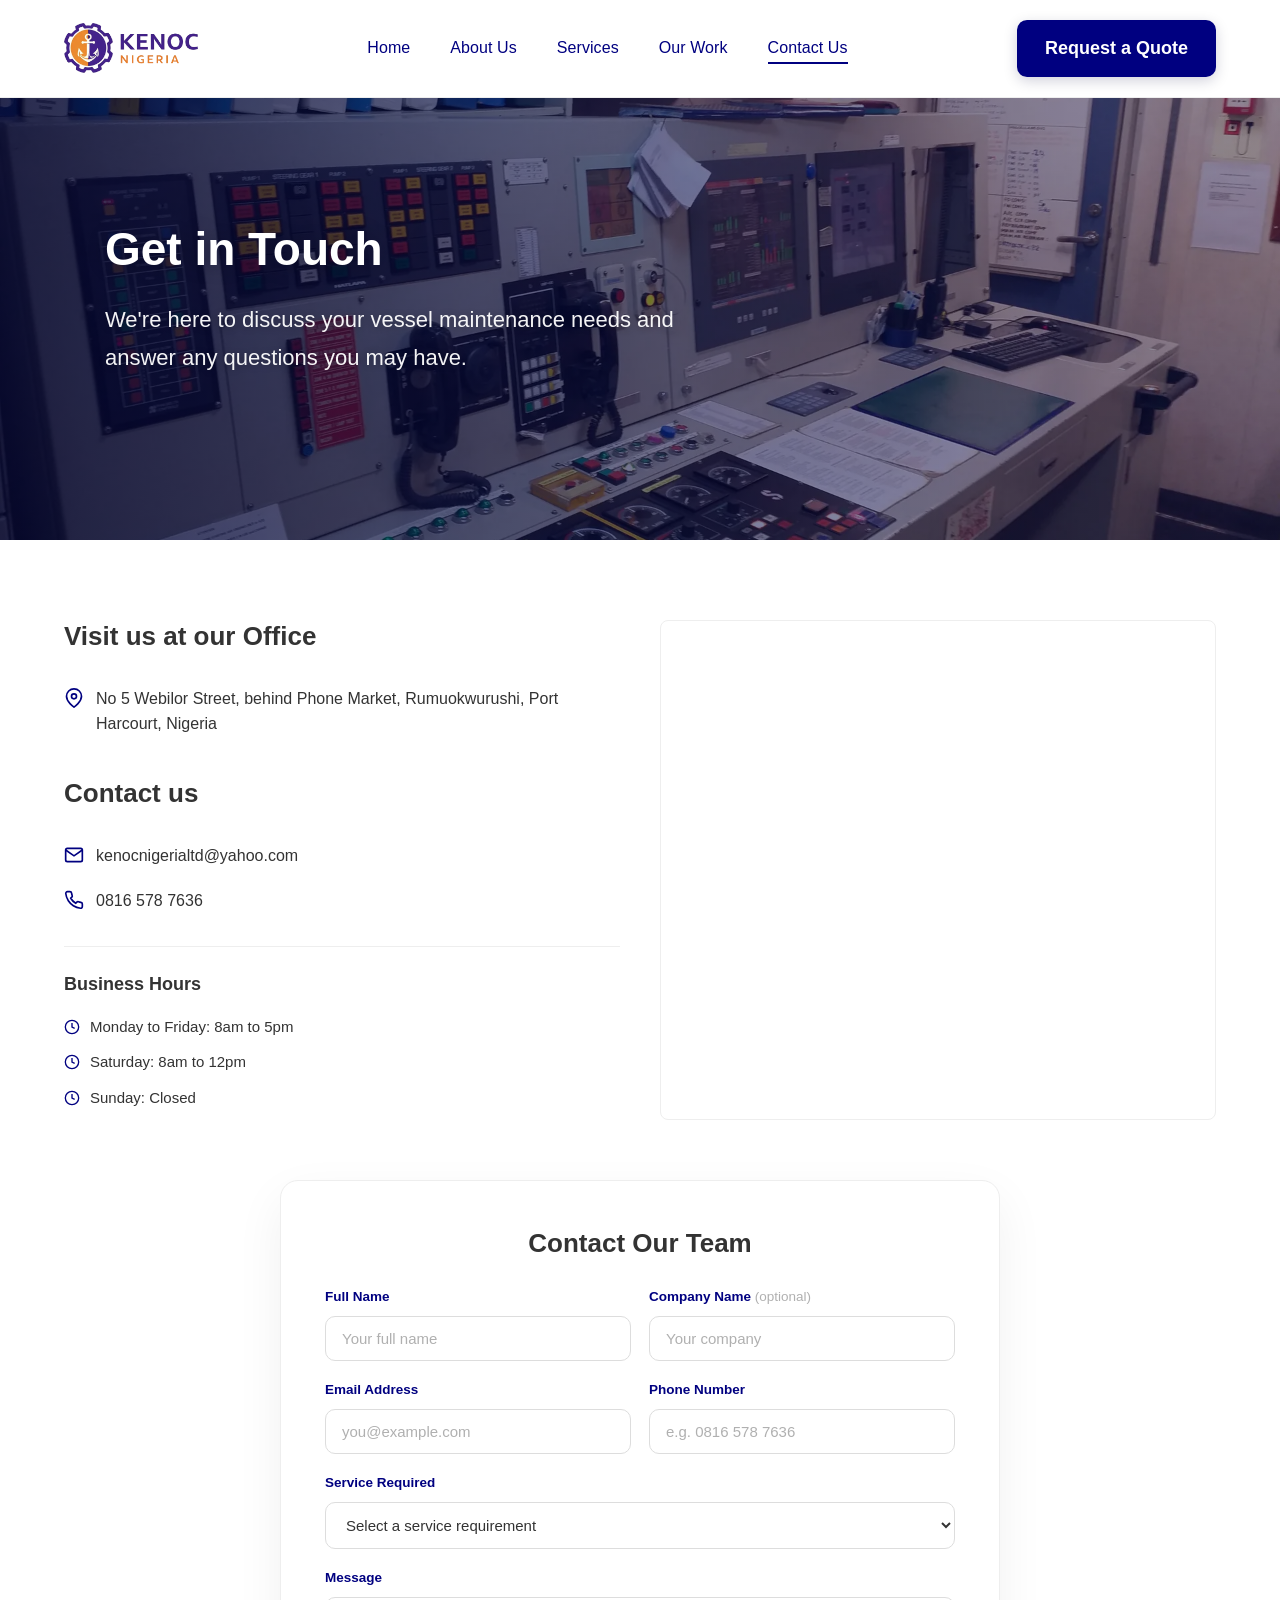
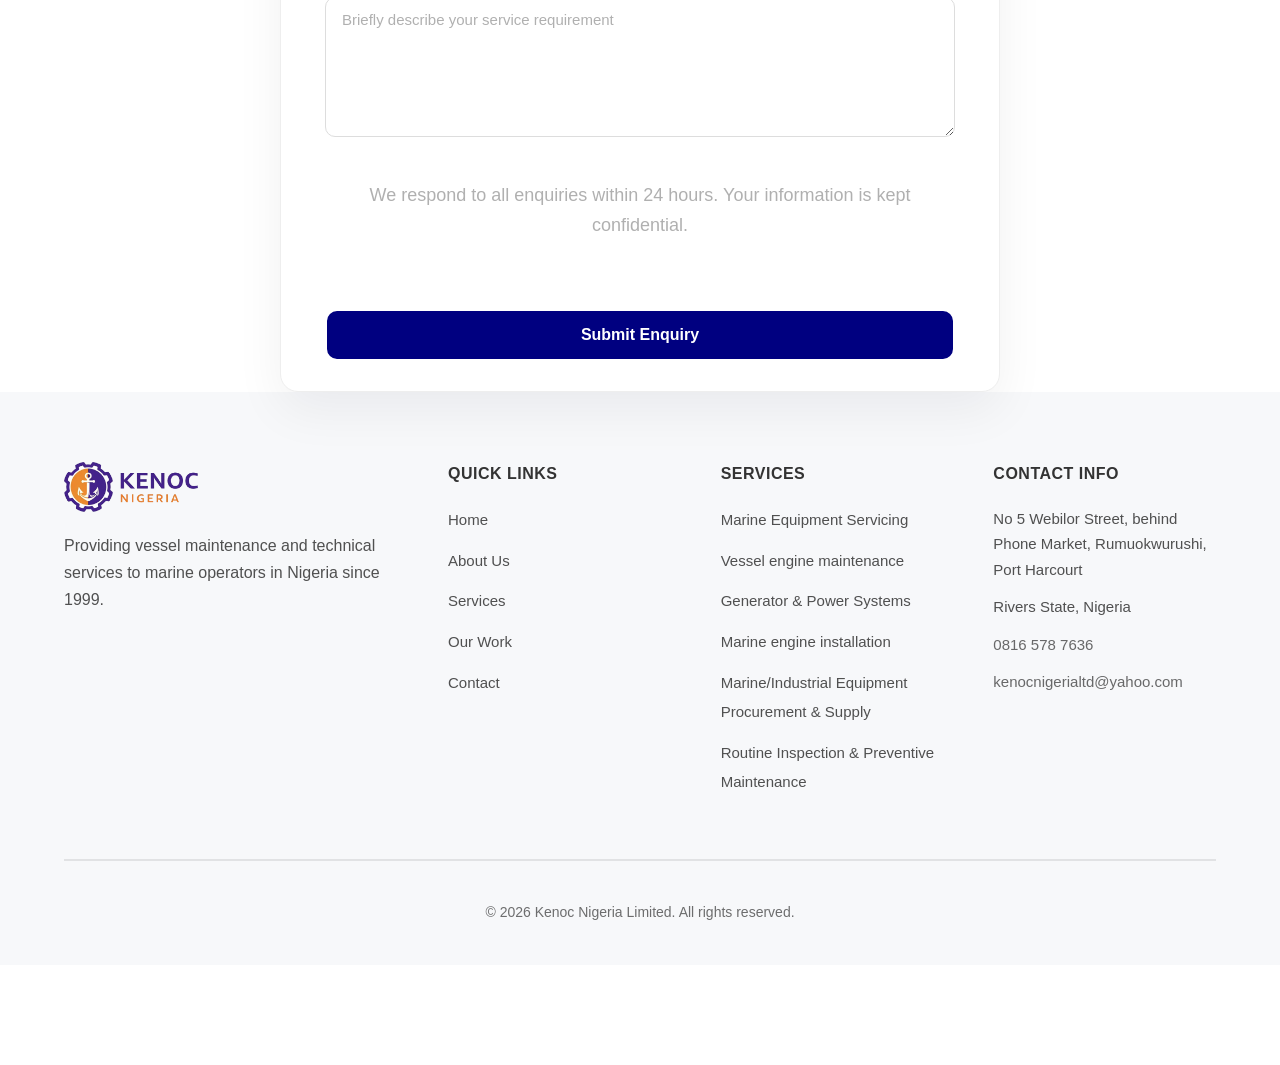
<file: contact.html>
<!DOCTYPE html>
<html lang="en">
<head>
    <meta charset="UTF-8">
    <meta name="viewport" content="width=device-width, initial-scale=1.0">
    <title>Contact Us | Kenoc Nigeria Limited</title>
    <link rel="stylesheet" href="./styles.css">
    <meta name="description" content="Contact Kenoc Nigeria Limited in Port Harcourt for vessel maintenance and marine engineering enquiries. Call 0816 578 7636 — we respond within 24 hours.">
    <link rel="canonical" href="https://kenocnigeria.com/contact.html">
    <meta name="robots" content="index, follow">
    <!-- Open Graph -->
    <meta property="og:type" content="website">
    <meta property="og:site_name" content="Kenoc Nigeria Limited">
    <meta property="og:title" content="Contact Us | Kenoc Nigeria Limited">
    <meta property="og:description" content="Contact Kenoc Nigeria Limited in Port Harcourt for vessel maintenance and marine engineering enquiries. Call 0816 578 7636 — we respond within 24 hours.">
    <meta property="og:url" content="https://kenocnigeria.com/contact.html">
    <meta property="og:image" content="https://kenocnigeria.com/assets/og-image.jpg">
    <meta property="og:image:width" content="1200">
    <meta property="og:image:height" content="630">
    <meta property="og:locale" content="en_NG">
    <!-- Twitter -->
    <meta name="twitter:card" content="summary_large_image">
    <meta name="twitter:title" content="Contact Us | Kenoc Nigeria Limited">
    <meta name="twitter:description" content="Contact Kenoc Nigeria Limited in Port Harcourt for vessel maintenance and marine engineering enquiries. Call 0816 578 7636 — we respond within 24 hours.">
    <meta name="twitter:image" content="https://kenocnigeria.com/assets/og-image.jpg">
    <!-- Favicons -->
    <link rel="icon" type="image/png" sizes="32x32" href="/assets/favicons/favicon-32x32.png">
    <link rel="icon" type="image/png" sizes="16x16" href="/assets/favicons/favicon-16x16.png">
    <link rel="shortcut icon" href="/favicon.ico">
    <link rel="apple-touch-icon" sizes="180x180" href="/assets/favicons/apple-touch-icon.png">
    <link rel="manifest" href="/assets/favicons/manifest.json">
    <meta name="theme-color" content="#000080">
    <script type="application/ld+json">
{
  "@context": "https://schema.org",
  "@type": "Organization",
  "name": "Kenoc Nigeria Limited",
  "alternateName": "Kenoc",
  "url": "https://kenocnigeria.com/",
  "logo": "https://kenocnigeria.com/assets/favicons/android-chrome-512x512.png",
  "image": "https://kenocnigeria.com/assets/og-image.jpg",
  "description": "Marine and engineering services company in Port Harcourt, Nigeria \u2014 vessel maintenance, engine overhauls, installations, generator systems and technical support since 1999.",
  "foundingDate": "1999",
  "email": "kenocnigerialtd@yahoo.com",
  "telephone": "+234-816-578-7636",
  "address": {
    "@type": "PostalAddress",
    "streetAddress": "No 5 Webilor Street, behind Phone Market, Rumuokwurushi",
    "addressLocality": "Port Harcourt",
    "addressRegion": "Rivers State",
    "addressCountry": "NG"
  },
  "areaServed": {
    "@type": "Place",
    "name": "Port Harcourt, Niger Delta, Nigeria"
  },
  "founder": {
    "@type": "Person",
    "name": "Kenneth Okafor",
    "jobTitle": "Managing Director",
    "image": "https://kenocnigeria.com/assets/managing-director.webp"
  },
  "sameAs": [
    "https://www.linkedin.com/company/kenoc-nigeria-limited/",
    "https://www.facebook.com/Kenocnig/"
  ]
}
    </script>
</head>
<body>
    <!-- ========================================
         HEADER - Same as home page
         ======================================== -->
      <header class="site-header">
        <div class="container">
            <div class="header-content">
                <!-- Logo - Replace 'kenoc-logo.png' with your actual logo file -->
                <div class="logo">
                    <img src="./assets/kenoc-logo.webp" alt="Kenoc Nigeria Limited" class="logo-image">
                </div>
                
                <!-- Mobile Menu Toggle Button -->
                <button class="mobile-menu-toggle" aria-label="Toggle menu">
                    <span></span>
                    <span></span>
                    <span></span>
                </button>
                
                <!-- Main Navigation -->
                <nav class="main-nav">
                    <ul>
                        <li><a href="index.html" class="active">Home</a></li>
                        <li><a href="about.html">About Us</a></li>
                        <li><a href="services.html">Services</a></li>
                        <li><a href="work.html">Our Work</a></li>
                        <li><a href="contact.html">Contact Us</a></li>
                    </ul>
                </nav>
                
                <!-- Header CTA Button - Links to contact form -->
                <div class="header-cta">
                    <a href="contact.html" class="btn btn-header">Request a Quote</a>
                </div>
            </div>
        </div>
    </header>

    <main>
        <!-- ========================================
             HERO SECTION - Small hero for contact page
             ======================================== -->
        <section class="hero hero-small hero-contact">
            <div class="hero-background" style="background-image: url(/assets/20191109_162208.webp);"></div>
            <div class="hero-overlay"></div>
            <div class="container">
                <div class="hero-content fade-in">
                    <h1>Get in Touch</h1>
                    <p>We're here to discuss your vessel maintenance needs and answer any questions you may have.</p>
                </div>
            </div>
        </section>

        <!-- ========================================
             CONTACT SECTION - Contact info, map, and form
             ======================================== -->
        <section class="contact-section">
            <div class="container">
                <!-- Section Header -->
               

                <!-- Contact Info + Map Grid -->
                <div class="contact-info-grid fade-in">
                    <!-- Left: Contact Information -->
                    <div class="contact-info-box">
                      
                    <h2>Visit us at our Office</h2>

                        <div class="contact-detail">
                            <svg class="contact-icon" width="20" height="20" viewBox="0 0 24 24" fill="none" stroke="currentColor" stroke-width="2">
                                <path d="M21 10c0 7-9 13-9 13s-9-6-9-13a9 9 0 0 1 18 0z"/>
                                <circle cx="12" cy="10" r="3"/>
                            </svg>
                            <p>No 5 Webilor Street, behind Phone Market, Rumuokwurushi, Port Harcourt, Nigeria</p>
                        </div>

                    <h2>Contact us</h2>

                        <div class="contact-detail">
                            <svg class="contact-icon" width="20" height="20" viewBox="0 0 24 24" fill="none" stroke="currentColor" stroke-width="2">
                                <path d="M4 4h16c1.1 0 2 .9 2 2v12c0 1.1-.9 2-2 2H4c-1.1 0-2-.9-2-2V6c0-1.1.9-2 2-2z"/>
                                <polyline points="22,6 12,13 2,6"/>
                            </svg>
                            <a href="mailto:kenocnigerialtd@yahoo.com">kenocnigerialtd@yahoo.com</a>
                        </div>

                        <div class="contact-detail">
                            <svg class="contact-icon" width="20" height="20" viewBox="0 0 24 24" fill="none" stroke="currentColor" stroke-width="2">
                                <path d="M22 16.92v3a2 2 0 0 1-2.18 2 19.79 19.79 0 0 1-8.63-3.07 19.5 19.5 0 0 1-6-6 19.79 19.79 0 0 1-3.07-8.67A2 2 0 0 1 4.11 2h3a2 2 0 0 1 2 1.72 12.84 12.84 0 0 0 .7 2.81 2 2 0 0 1-.45 2.11L8.09 9.91a16 16 0 0 0 6 6l1.27-1.27a2 2 0 0 1 2.11-.45 12.84 12.84 0 0 0 2.81.7A2 2 0 0 1 22 16.92z"/>
                            </svg>
                            <a href="tel:+2348165787636">0816 578 7636</a>
                        </div>

                        <!-- Business Hours -->
                        <div class="business-hours">
                            <h4>Business Hours</h4>
                            <div class="hours-item">
                                <svg width="16" height="16" viewBox="0 0 24 24" fill="none" stroke="currentColor" stroke-width="2">
                                    <circle cx="12" cy="12" r="10"/>
                                    <polyline points="12 6 12 12 16 14"/>
                                </svg>
                                <span>Monday to Friday: 8am to 5pm</span>
                            </div>
                            <div class="hours-item">
                                <svg width="16" height="16" viewBox="0 0 24 24" fill="none" stroke="currentColor" stroke-width="2">
                                    <circle cx="12" cy="12" r="10"/>
                                    <polyline points="12 6 12 12 16 14"/>
                                </svg>
                                <span>Saturday: 8am to 12pm</span>
                            </div>
                            <div class="hours-item">
                                <svg width="16" height="16" viewBox="0 0 24 24" fill="none" stroke="currentColor" stroke-width="2">
                                    <circle cx="12" cy="12" r="10"/>
                                    <polyline points="12 6 12 12 16 14"/>
                                </svg>
                                <span>Sunday: Closed</span>
                            </div>
                        </div>
                    </div>

                    <!-- Right: Google Map -->
                    <div class="contact-map">
                        <iframe src="https://maps.google.com/maps?q=Rumuokwurushi,%20Port%20Harcourt,%20Rivers%20State,%20Nigeria&t=&z=15&ie=UTF8&iwloc=&output=embed" width="600" height="450" style="border:0;" allowfullscreen="" loading="lazy" referrerpolicy="no-referrer-when-downgrade" title="Kenoc Nigeria Limited — Rumuokwurushi, Port Harcourt"></iframe>
                        </div>
                        <!-- Example iframe (uncomment and add your embed URL):
                        <iframe 
                            src="YOUR_GOOGLE_MAPS_EMBED_URL" 
                            width="100%" 
                            height="100%" 
                            style="border:0;" 
                            allowfullscreen="" 
                            loading="lazy" 
                            referrerpolicy="no-referrer-when-downgrade">
                        </iframe>
                        -->
                    </div>
                </div>

               <!-- ========================================
     UPDATED CONTACT FORM SECTION
     Replace the existing contact-form-wrapper section in contact.html
     ======================================== -->

<div class="contact-form-wrapper fade-in">

    <h3 class="form-heading">Contact Our Team</h3>
    <!-- Success Message (shows after submission, replaces form) -->
    <div id="successMessage" class="success-message-full">
        <svg class="success-icon" width="64" height="64" viewBox="0 0 24 24" fill="none" stroke="currentColor" stroke-width="2">
            <path d="M22 11.08V12a10 10 0 1 1-5.93-9.14"/>
            <polyline points="22 4 12 14.01 9 11.01"/>
        </svg>
        <h3>Thank You!</h3>
        <p>Thank you for contacting Kenoc Nigeria Limited. We have received your enquiry and will respond within 24 hours.</p>
    </div>

    <!-- Contact Form -->
    <form 
        id="contactForm" 
        class="contact-form"
        action="https://formsubmit.co/kenocnigerialtd@yahoo.com" 
        method="POST"
    >
        <!-- FormSubmit.co Configuration (Hidden Fields) -->
        <input type="hidden" name="_subject" value="Website Enquiry from Kenoc Nigeria Website">
        <input type="hidden" name="_captcha" value="false">
        <input type="hidden" name="_template" value="table">
        
        <!-- Auto-reply configuration -->
        <input type="hidden" name="_autoresponse" value="Thank you for contacting Kenoc Nigeria Limited. 

We have received your enquiry and will respond within 24 hours during business hours (Monday-Friday 8am-5pm, Saturday 8am-12pm).

If you need urgent assistance, please call us at 0816 578 7636.

Best regards,
Kenoc Nigeria Limited">

        <!-- Honeypot field (spam protection - keep hidden) -->
        <input type="text" name="_honey" style="display:none">

        <!-- Name + Company -->
        <div class="form-row">
            <div class="form-group">
                <label for="fullName">Full Name</label>
                <input type="text" id="fullName" name="Full Name" placeholder="Your full name" required>
            </div>
            <div class="form-group">
                <label for="companyName">Company Name <span class="optional">(optional)</span></label>
                <input type="text" id="companyName" name="Company Name" placeholder="Your company">
            </div>
        </div>

        <!-- Email + Phone -->
        <div class="form-row">
            <div class="form-group">
                <label for="email">Email Address</label>
                <input type="email" id="email" name="Email" placeholder="you@example.com" required>
            </div>
            <div class="form-group">
                <label for="phone">Phone Number</label>
                <input type="tel" id="phone" name="Phone" placeholder="e.g. 0816 578 7636" required>
            </div>
        </div>

        <!-- Service -->
        <div class="form-group">
            <label for="service">Service Required</label>
            <select id="service" name="Service Interested In" required>
                <option value="" disabled selected>Select a service requirement</option>
                <option value="Engine Maintenance">Engine Maintenance</option>
                <option value="Equipment Servicing">Equipment Servicing</option>
                <option value="Generator &amp; Power Systems">Generator &amp; Power Systems</option>
                <option value="Technical Support">Technical Support</option>
                <option value="Equipment Supply">Equipment Supply</option>
                <option value="Inspection &amp; Maintenance">Inspection &amp; Maintenance</option>
                <option value="General Enquiry">General Enquiry</option>
            </select>
        </div>

        <!-- Message -->
        <div class="form-group">
            <label for="message">Message</label>
            <textarea id="message" name="Message" rows="6" placeholder="Briefly describe your service requirement" required></textarea>
        </div>

        <!-- Reassurance Text -->
        <p class="form-reassurance">We respond to all enquiries within 24 hours. Your information is kept confidential.</p>

        <!-- Inline error message (shown only if submission fails) -->
        <p class="form-error" id="formError" role="alert" hidden>Sorry, something went wrong sending your message. Please try again, or email us directly at <a href="mailto:kenocnigerialtd@yahoo.com">kenocnigerialtd@yahoo.com</a>.</p>

        <!-- Submit Button with Loading Spinner -->
        <button type="submit" class="btn btn-primary btn-submit" id="submitBtn">
            <span class="btn-text">Submit Enquiry</span>
            <span class="btn-spinner">
                <svg class="spinner" width="20" height="20" viewBox="0 0 24 24" fill="none" stroke="currentColor" stroke-width="3">
                    <circle cx="12" cy="12" r="10" stroke-opacity="0.25"/>
                    <path d="M12 2 A10 10 0 0 1 22 12" stroke-linecap="round"/>
                </svg>
            </span>
        </button>
    </form>
</div>

            

    <!-- ========================================
         FOOTER - Same as home page
         ======================================== -->
     <footer class="site-footer">
        <div class="container">
            <div class="footer-grid">
                <!-- Footer Column 1: Logo and description -->
                <div class="footer-column">
                    <div class="footer-logo">
                        <!-- REPLACE: Same logo as header -->
                        <img src="./assets/kenoc-logo.webp" alt="Kenoc Nigeria Limited" class="footer-logo-image">
                    </div>
                    <p class="footer-description">Providing vessel maintenance and technical services to marine operators in Nigeria since 1999.</p>
                </div>
                
                <!-- Footer Column 2: Quick links -->
                <div class="footer-column">
                    <h4>Quick Links</h4>
                    <ul class="footer-links">
                        <li><a href="index.html">Home</a></li>
                        <li><a href="about.html">About Us</a></li>
                        <li><a href="services.html">Services</a></li>
                        <li><a href="work.html">Our Work</a></li>
                        <li><a href="contact.html">Contact</a></li>
                    </ul>
                </div>
                
                <!-- Footer Column 3: Services -->
                <div class="footer-column">
                    <h4>Services</h4>
                    <ul class="footer-links">
                        <li><a href="services.html#equipment">Marine Equipment Servicing</a></li>
                        <li><a href="services.html#maintenance">Vessel engine maintenance</a></li>
                        <li><a href="services.html#generator">Generator & Power Systems</a></li>
                        <li><a href="services.html#installation">Marine engine installation</a></li>
                        <li><a href="services.html#supply">Marine/Industrial Equipment Procurement & Supply</a></li>
                        <li><a href="services.html#inspection">Routine Inspection & Preventive Maintenance</a></li>
                    </ul>
                </div>
                
                <!-- Footer Column 4: Contact info -->
                <div class="footer-column">
                    <h4>Contact Info</h4>
                    <ul class="footer-contact">
                        <li>
                            No 5 Webilor Street, behind Phone
                            Market, Rumuokwurushi, Port Harcourt
                        </li>
                        <li>Rivers State, Nigeria</li>
                        <li><a href="tel:+2348165787636">0816 578 7636</a></li>
                        <li><a href="mailto:kenocnigerialtd@yahoo.com">kenocnigerialtd@yahoo.com</a></li>
                    </ul>
                </div>
            </div>
            
            <!-- Footer bottom copyright -->
            <div class="footer-bottom">
                <p>&copy; 2026 Kenoc Nigeria Limited. All rights reserved.</p>
            </div>
        </div>
    </footer>
    <script src="./script.js"></script>
</body>
</html>
</file>
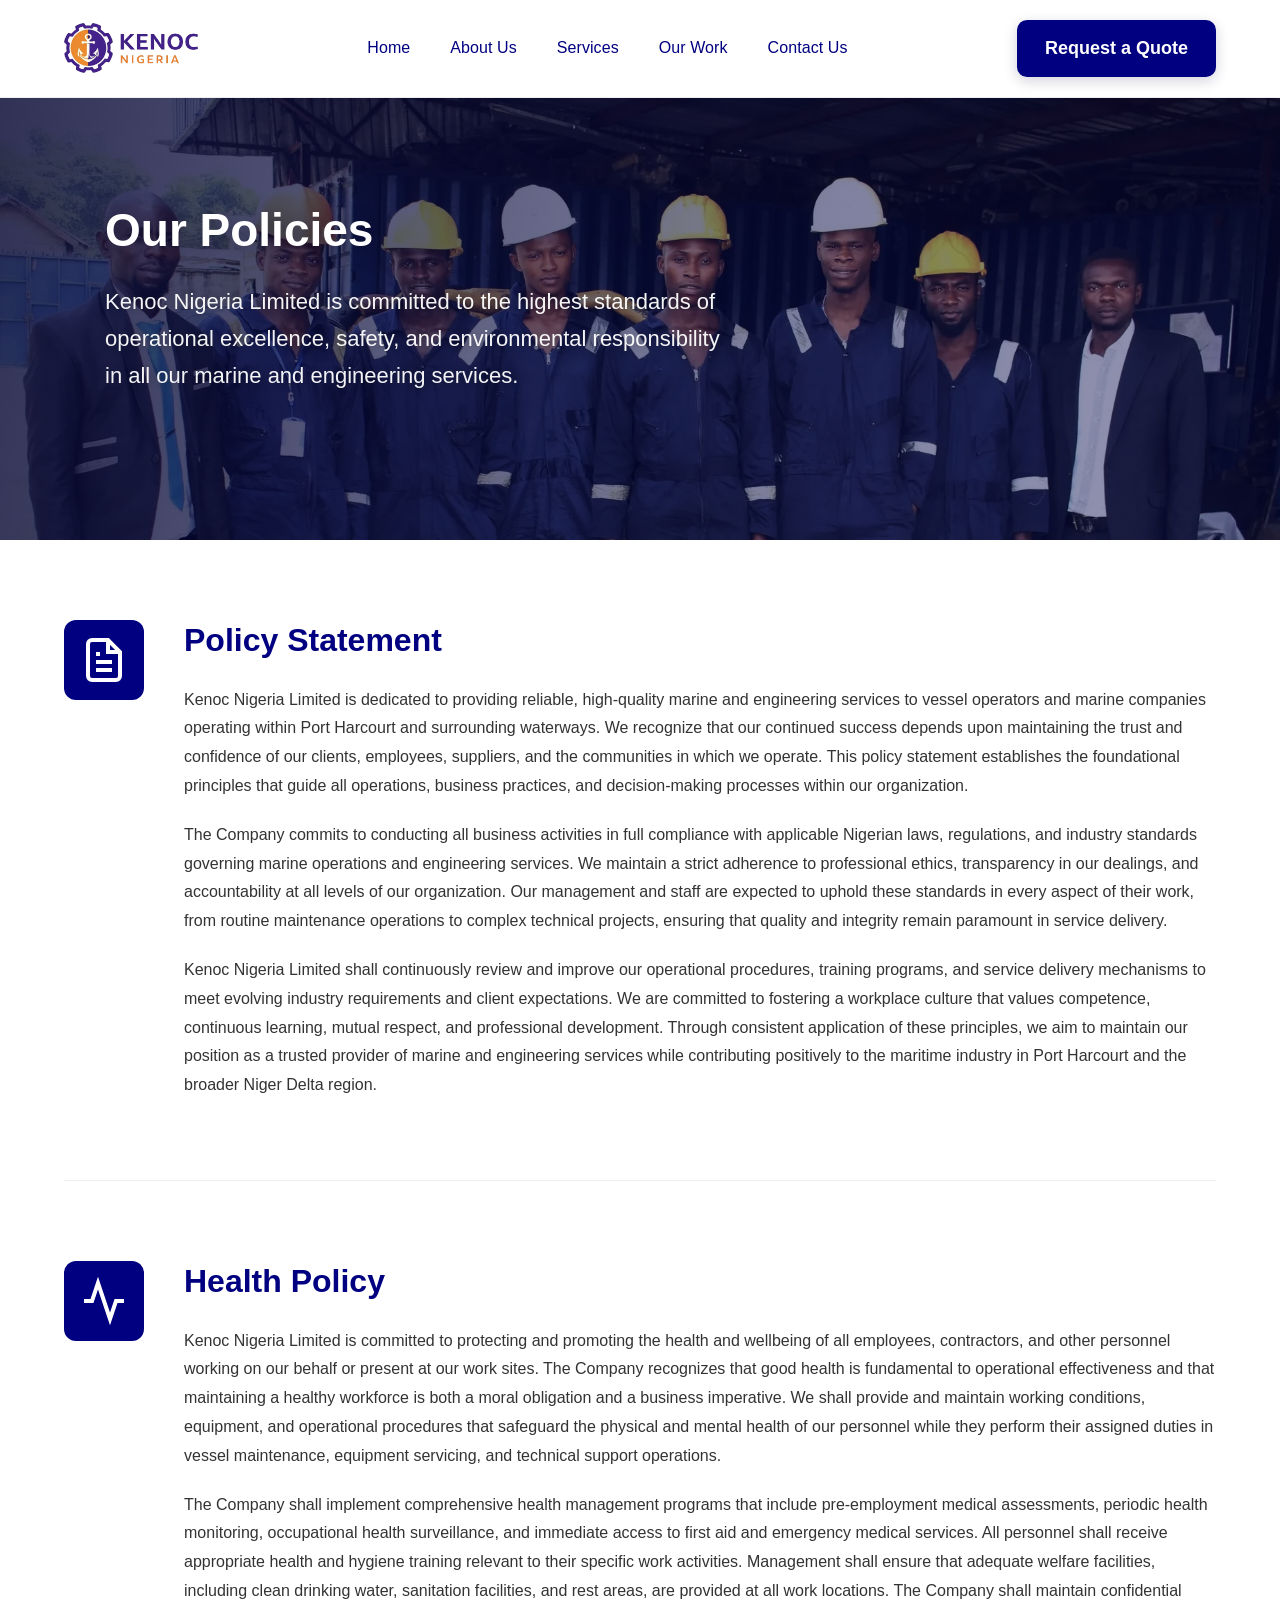
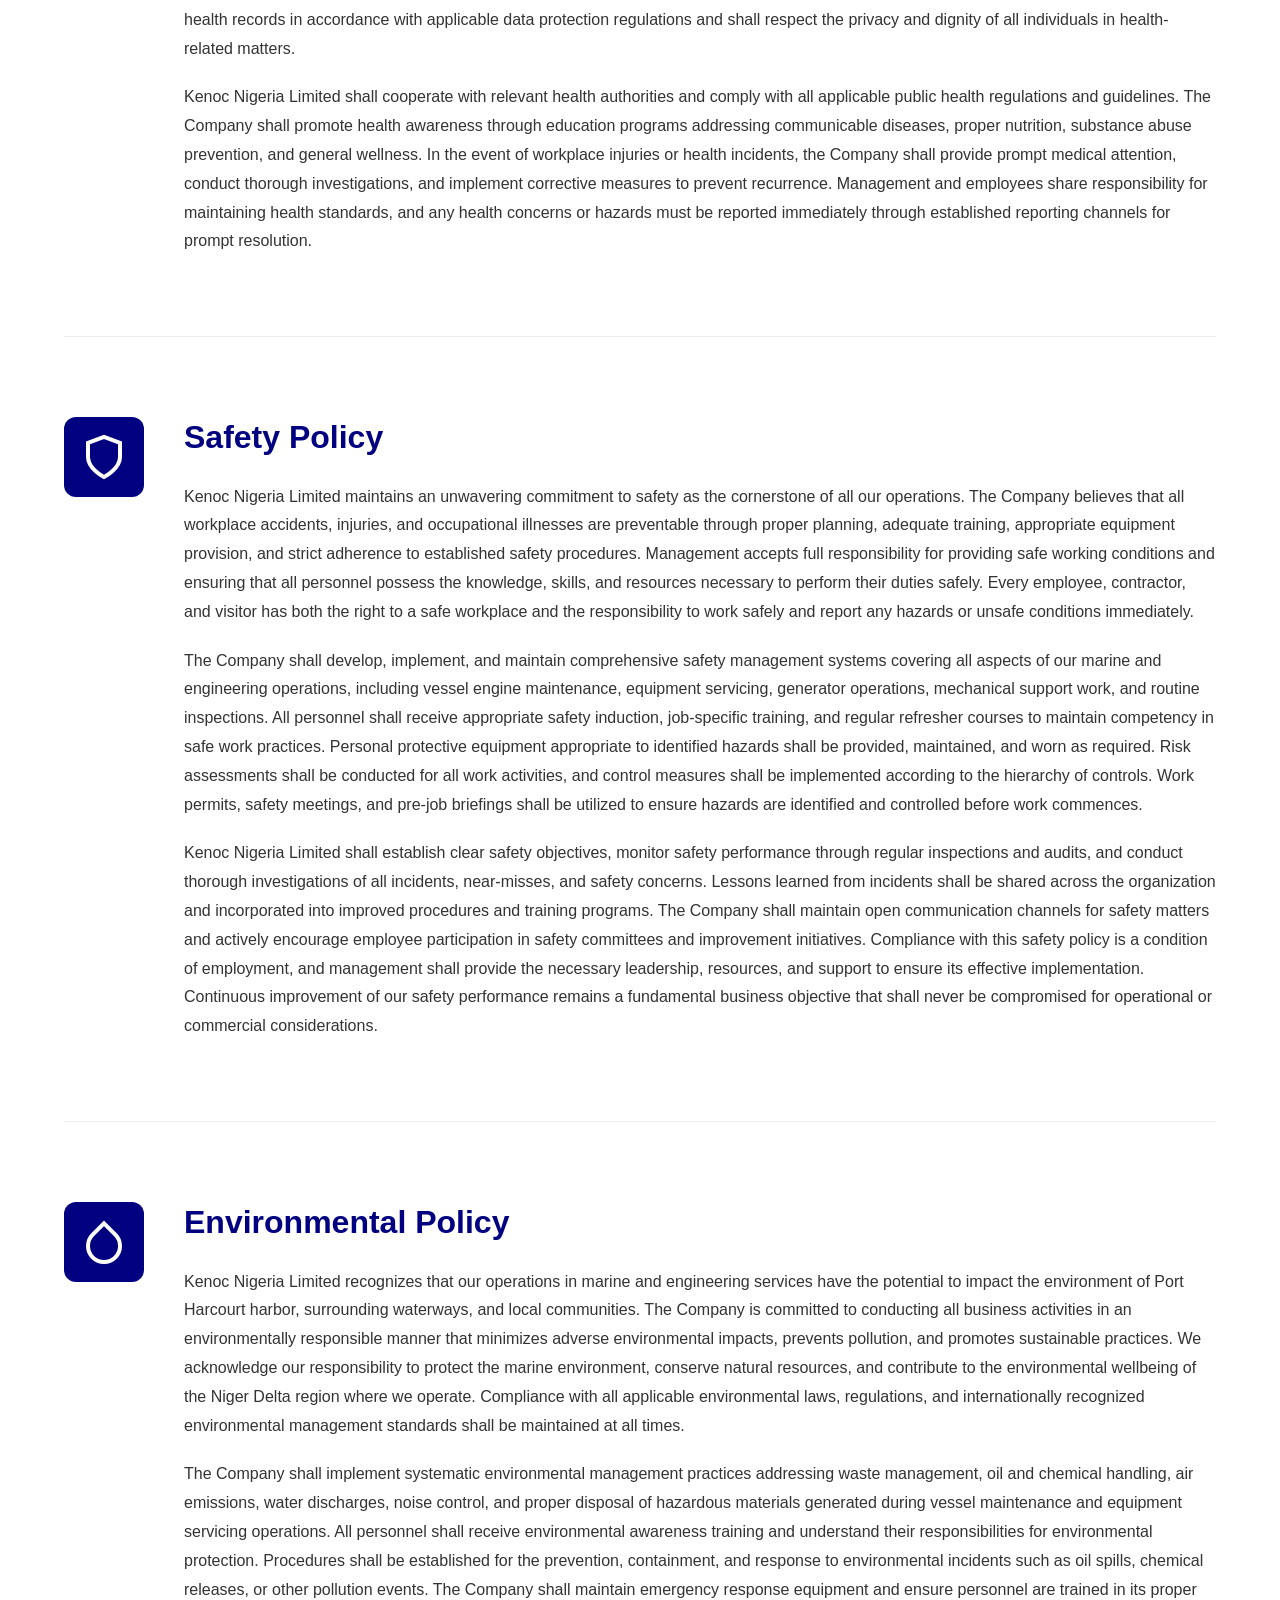
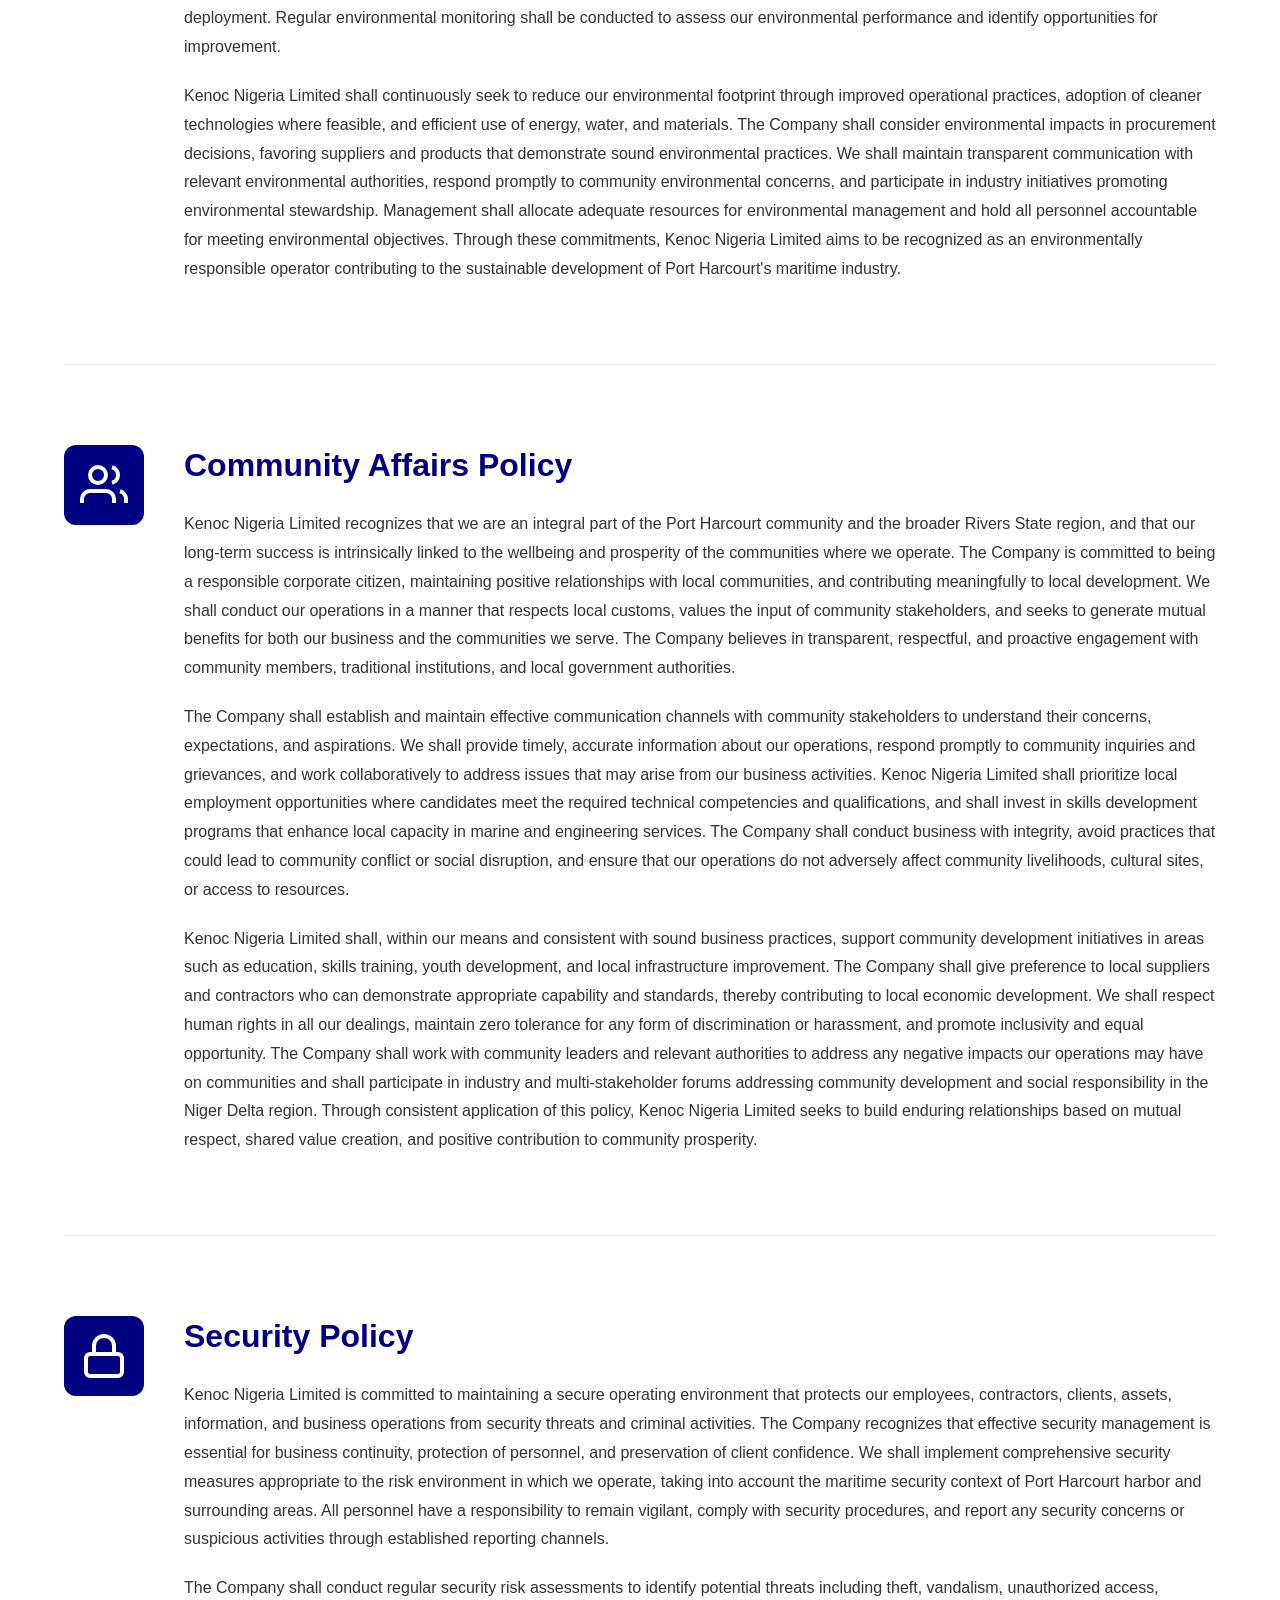
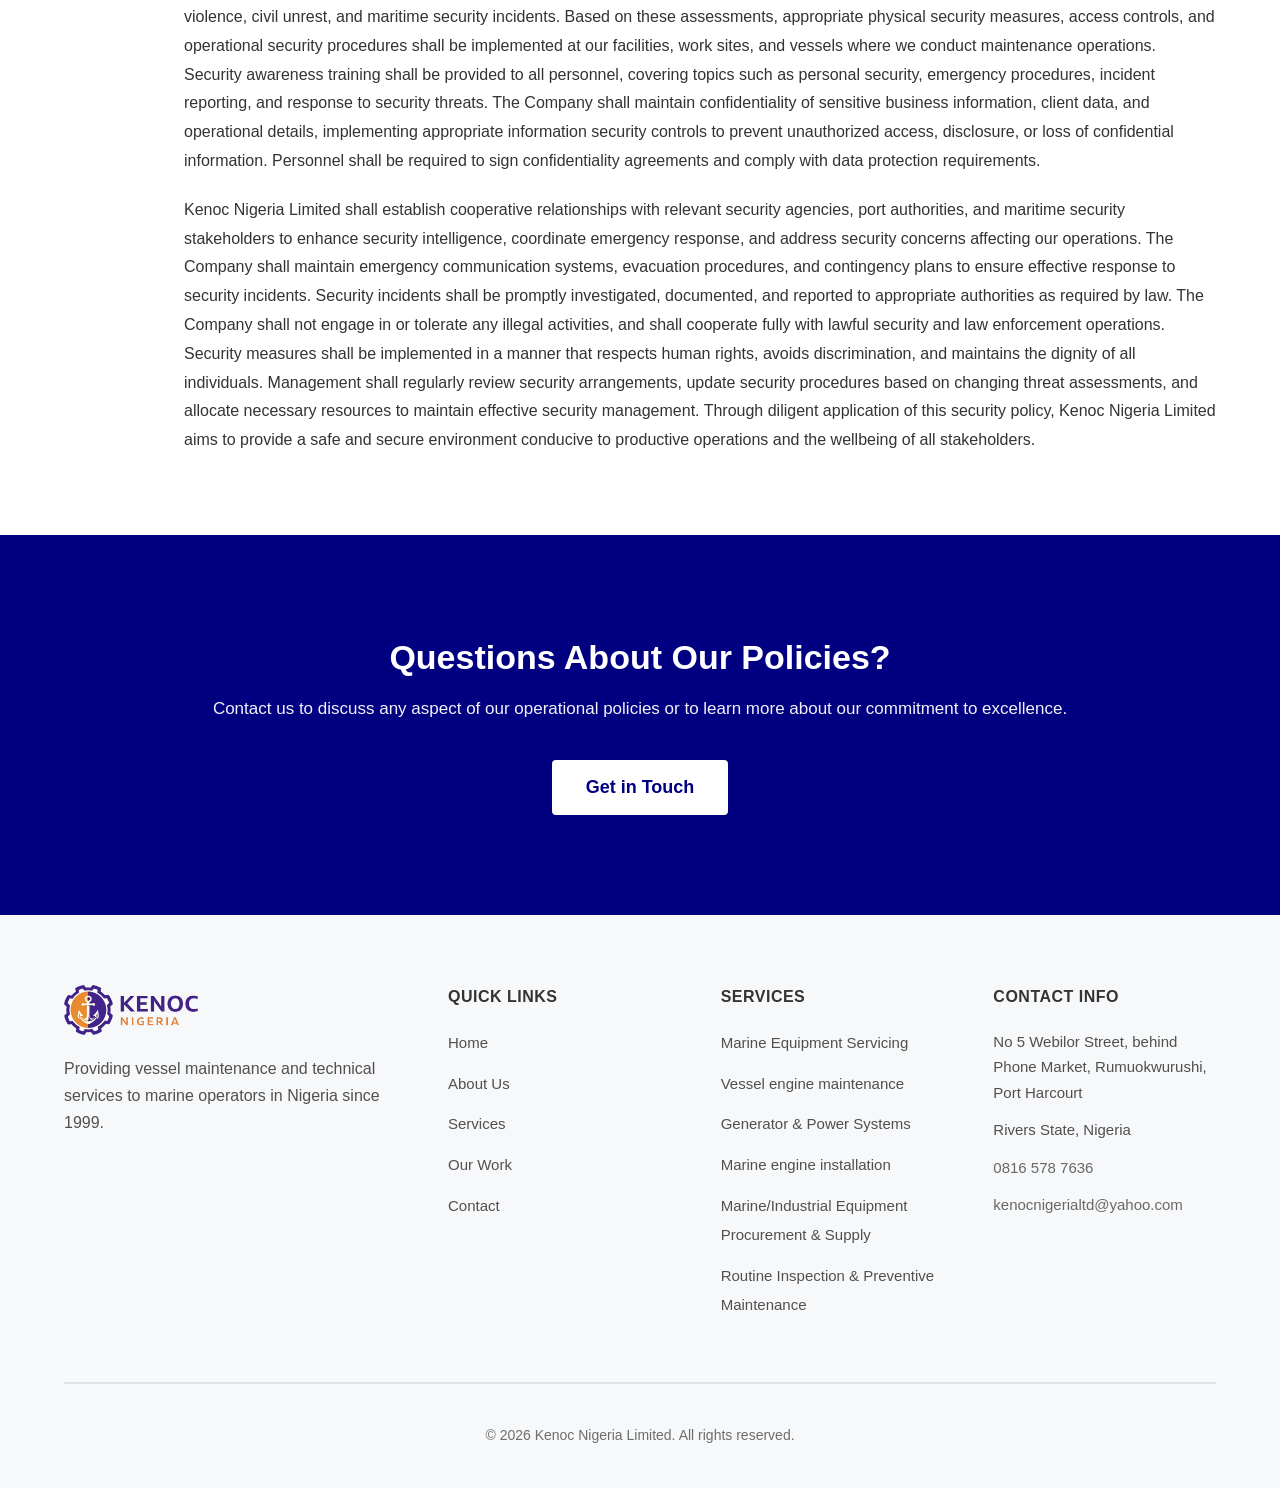
<file: policies.html>
<!DOCTYPE html>
<html lang="en">
<head>
    <meta charset="UTF-8">
    <meta name="viewport" content="width=device-width, initial-scale=1.0">
    <title>Our Policies | Kenoc Nigeria Limited</title>
    <link rel="stylesheet" href="./styles.css">
    <meta name="description" content="Kenoc Nigeria Limited's operational policies — health, safety, environmental, security and community commitments for marine and engineering work in Port Harcourt.">
    <link rel="canonical" href="https://kenocnigeria.com/policies.html">
    <meta name="robots" content="index, follow">
    <!-- Open Graph -->
    <meta property="og:type" content="website">
    <meta property="og:site_name" content="Kenoc Nigeria Limited">
    <meta property="og:title" content="Our Policies | Kenoc Nigeria Limited">
    <meta property="og:description" content="Kenoc Nigeria Limited's operational policies — health, safety, environmental, security and community commitments for marine and engineering work in Port Harcourt.">
    <meta property="og:url" content="https://kenocnigeria.com/policies.html">
    <meta property="og:image" content="https://kenocnigeria.com/assets/og-image.jpg">
    <meta property="og:image:width" content="1200">
    <meta property="og:image:height" content="630">
    <meta property="og:locale" content="en_NG">
    <!-- Twitter -->
    <meta name="twitter:card" content="summary_large_image">
    <meta name="twitter:title" content="Our Policies | Kenoc Nigeria Limited">
    <meta name="twitter:description" content="Kenoc Nigeria Limited's operational policies — health, safety, environmental, security and community commitments for marine and engineering work in Port Harcourt.">
    <meta name="twitter:image" content="https://kenocnigeria.com/assets/og-image.jpg">
    <!-- Favicons -->
    <link rel="icon" type="image/png" sizes="32x32" href="/assets/favicons/favicon-32x32.png">
    <link rel="icon" type="image/png" sizes="16x16" href="/assets/favicons/favicon-16x16.png">
    <link rel="shortcut icon" href="/favicon.ico">
    <link rel="apple-touch-icon" sizes="180x180" href="/assets/favicons/apple-touch-icon.png">
    <link rel="manifest" href="/assets/favicons/manifest.json">
    <meta name="theme-color" content="#000080">
    <script type="application/ld+json">
{
  "@context": "https://schema.org",
  "@type": "Organization",
  "name": "Kenoc Nigeria Limited",
  "alternateName": "Kenoc",
  "url": "https://kenocnigeria.com/",
  "logo": "https://kenocnigeria.com/assets/favicons/android-chrome-512x512.png",
  "image": "https://kenocnigeria.com/assets/og-image.jpg",
  "description": "Marine and engineering services company in Port Harcourt, Nigeria \u2014 vessel maintenance, engine overhauls, installations, generator systems and technical support since 1999.",
  "foundingDate": "1999",
  "email": "kenocnigerialtd@yahoo.com",
  "telephone": "+234-816-578-7636",
  "address": {
    "@type": "PostalAddress",
    "streetAddress": "No 5 Webilor Street, behind Phone Market, Rumuokwurushi",
    "addressLocality": "Port Harcourt",
    "addressRegion": "Rivers State",
    "addressCountry": "NG"
  },
  "areaServed": {
    "@type": "Place",
    "name": "Port Harcourt, Niger Delta, Nigeria"
  },
  "founder": {
    "@type": "Person",
    "name": "Kenneth Okafor",
    "jobTitle": "Managing Director",
    "image": "https://kenocnigeria.com/assets/managing-director.webp"
  },
  "sameAs": [
    "https://www.linkedin.com/company/kenoc-nigeria-limited/",
    "https://www.facebook.com/Kenocnig/"
  ]
}
    </script>
</head>
<body>
    <!-- ========================================
         HEADER - Same as other pages
         ======================================== -->
    <header class="site-header">
        <div class="container">
            <div class="header-content">
                <!-- Logo - Replace 'kenoc-logo.png' with your actual logo file -->
                <div class="logo">
                    <img src="./assets/kenoc-logo.webp" alt="Kenoc Nigeria Limited" class="logo-image">
                </div>
                
                <!-- Mobile Menu Toggle Button -->
                <button class="mobile-menu-toggle" aria-label="Toggle menu">
                    <span></span>
                    <span></span>
                    <span></span>
                </button>
                
                <!-- Main Navigation -->
                <nav class="main-nav">
                    <ul>
                        <li><a href="index.html" class="active">Home</a></li>
                        <li><a href="about.html">About Us</a></li>
                        <li><a href="services.html">Services</a></li>
                        <li><a href="work.html">Our Work</a></li>
                        <li><a href="contact.html">Contact Us</a></li>
                    </ul>
                </nav>
                
                <!-- Header CTA Button - Links to contact form -->
                <div class="header-cta">
                    <a href="contact.html" class="btn btn-header">Request a Quote</a>
                </div>
            </div>
        </div>
    </header>

    <main>
        <!-- ========================================
             HERO SECTION - Small hero for policies page
             ======================================== -->
        <section class="hero hero-small hero-policies">
            <div class="hero-background" style="background-image: url('/assets/Kenoc\ 60\(1\).webp');"></div>
            <div class="hero-overlay"></div>
            <div class="container">
                <div class="hero-content fade-in">
                    <h1>Our Policies</h1>
                    <p>Kenoc Nigeria Limited is committed to the highest standards of operational excellence, safety, and environmental responsibility in all our marine and engineering services.</p>
                </div>
            </div>
        </section>

        <!-- ========================================
             POLICIES SECTION - All company policies
             ======================================== -->
        <section class="policies-section">
            <div class="container">
                
                <!-- Policy 1: Policy Statement -->
                <div class="policy-item fade-in">
                    <div class="policy-icon">
                        <svg width="48" height="48" viewBox="0 0 24 24" fill="none" stroke="currentColor" stroke-width="2">
                            <path d="M14 2H6a2 2 0 0 0-2 2v16a2 2 0 0 0 2 2h12a2 2 0 0 0 2-2V8z"/>
                            <polyline points="14 2 14 8 20 8"/>
                            <line x1="16" y1="13" x2="8" y2="13"/>
                            <line x1="16" y1="17" x2="8" y2="17"/>
                            <polyline points="10 9 9 9 8 9"/>
                        </svg>
                    </div>
                    <div class="policy-content">
                        <h2>Policy Statement</h2>
                        <p>Kenoc Nigeria Limited is dedicated to providing reliable, high-quality marine and engineering services to vessel operators and marine companies operating within Port Harcourt and surrounding waterways. We recognize that our continued success depends upon maintaining the trust and confidence of our clients, employees, suppliers, and the communities in which we operate. This policy statement establishes the foundational principles that guide all operations, business practices, and decision-making processes within our organization.</p>
                        
                        <p>The Company commits to conducting all business activities in full compliance with applicable Nigerian laws, regulations, and industry standards governing marine operations and engineering services. We maintain a strict adherence to professional ethics, transparency in our dealings, and accountability at all levels of our organization. Our management and staff are expected to uphold these standards in every aspect of their work, from routine maintenance operations to complex technical projects, ensuring that quality and integrity remain paramount in service delivery.</p>
                        
                        <p>Kenoc Nigeria Limited shall continuously review and improve our operational procedures, training programs, and service delivery mechanisms to meet evolving industry requirements and client expectations. We are committed to fostering a workplace culture that values competence, continuous learning, mutual respect, and professional development. Through consistent application of these principles, we aim to maintain our position as a trusted provider of marine and engineering services while contributing positively to the maritime industry in Port Harcourt and the broader Niger Delta region.</p>
                    </div>
                </div>

                <!-- Policy 2: Health Policy -->
                <div class="policy-item fade-in">
                    <div class="policy-icon">
                        <svg width="48" height="48" viewBox="0 0 24 24" fill="none" stroke="currentColor" stroke-width="2">
                            <path d="M22 12h-4l-3 9L9 3l-3 9H2"/>
                        </svg>
                    </div>
                    <div class="policy-content">
                        <h2>Health Policy</h2>
                        <p>Kenoc Nigeria Limited is committed to protecting and promoting the health and wellbeing of all employees, contractors, and other personnel working on our behalf or present at our work sites. The Company recognizes that good health is fundamental to operational effectiveness and that maintaining a healthy workforce is both a moral obligation and a business imperative. We shall provide and maintain working conditions, equipment, and operational procedures that safeguard the physical and mental health of our personnel while they perform their assigned duties in vessel maintenance, equipment servicing, and technical support operations.</p>
                        
                        <p>The Company shall implement comprehensive health management programs that include pre-employment medical assessments, periodic health monitoring, occupational health surveillance, and immediate access to first aid and emergency medical services. All personnel shall receive appropriate health and hygiene training relevant to their specific work activities. Management shall ensure that adequate welfare facilities, including clean drinking water, sanitation facilities, and rest areas, are provided at all work locations. The Company shall maintain confidential health records in accordance with applicable data protection regulations and shall respect the privacy and dignity of all individuals in health-related matters.</p>
                        
                        <p>Kenoc Nigeria Limited shall cooperate with relevant health authorities and comply with all applicable public health regulations and guidelines. The Company shall promote health awareness through education programs addressing communicable diseases, proper nutrition, substance abuse prevention, and general wellness. In the event of workplace injuries or health incidents, the Company shall provide prompt medical attention, conduct thorough investigations, and implement corrective measures to prevent recurrence. Management and employees share responsibility for maintaining health standards, and any health concerns or hazards must be reported immediately through established reporting channels for prompt resolution.</p>
                    </div>
                </div>

                <!-- Policy 3: Safety Policy -->
                <div class="policy-item fade-in">
                    <div class="policy-icon">
                        <svg width="48" height="48" viewBox="0 0 24 24" fill="none" stroke="currentColor" stroke-width="2">
                            <path d="M12 22s8-4 8-10V5l-8-3-8 3v7c0 6 8 10 8 10z"/>
                        </svg>
                    </div>
                    <div class="policy-content">
                        <h2>Safety Policy</h2>
                        <p>Kenoc Nigeria Limited maintains an unwavering commitment to safety as the cornerstone of all our operations. The Company believes that all workplace accidents, injuries, and occupational illnesses are preventable through proper planning, adequate training, appropriate equipment provision, and strict adherence to established safety procedures. Management accepts full responsibility for providing safe working conditions and ensuring that all personnel possess the knowledge, skills, and resources necessary to perform their duties safely. Every employee, contractor, and visitor has both the right to a safe workplace and the responsibility to work safely and report any hazards or unsafe conditions immediately.</p>
                        
                        <p>The Company shall develop, implement, and maintain comprehensive safety management systems covering all aspects of our marine and engineering operations, including vessel engine maintenance, equipment servicing, generator operations, mechanical support work, and routine inspections. All personnel shall receive appropriate safety induction, job-specific training, and regular refresher courses to maintain competency in safe work practices. Personal protective equipment appropriate to identified hazards shall be provided, maintained, and worn as required. Risk assessments shall be conducted for all work activities, and control measures shall be implemented according to the hierarchy of controls. Work permits, safety meetings, and pre-job briefings shall be utilized to ensure hazards are identified and controlled before work commences.</p>
                        
                        <p>Kenoc Nigeria Limited shall establish clear safety objectives, monitor safety performance through regular inspections and audits, and conduct thorough investigations of all incidents, near-misses, and safety concerns. Lessons learned from incidents shall be shared across the organization and incorporated into improved procedures and training programs. The Company shall maintain open communication channels for safety matters and actively encourage employee participation in safety committees and improvement initiatives. Compliance with this safety policy is a condition of employment, and management shall provide the necessary leadership, resources, and support to ensure its effective implementation. Continuous improvement of our safety performance remains a fundamental business objective that shall never be compromised for operational or commercial considerations.</p>
                    </div>
                </div>

                <!-- Policy 4: Environmental Policy -->
                <div class="policy-item fade-in">
                    <div class="policy-icon">
                        <svg width="48" height="48" viewBox="0 0 24 24" fill="none" stroke="currentColor" stroke-width="2">
                            <path d="M12 2.69l5.66 5.66a8 8 0 1 1-11.31 0z"/>
                        </svg>
                    </div>
                    <div class="policy-content">
                        <h2>Environmental Policy</h2>
                        <p>Kenoc Nigeria Limited recognizes that our operations in marine and engineering services have the potential to impact the environment of Port Harcourt harbor, surrounding waterways, and local communities. The Company is committed to conducting all business activities in an environmentally responsible manner that minimizes adverse environmental impacts, prevents pollution, and promotes sustainable practices. We acknowledge our responsibility to protect the marine environment, conserve natural resources, and contribute to the environmental wellbeing of the Niger Delta region where we operate. Compliance with all applicable environmental laws, regulations, and internationally recognized environmental management standards shall be maintained at all times.</p>
                        
                        <p>The Company shall implement systematic environmental management practices addressing waste management, oil and chemical handling, air emissions, water discharges, noise control, and proper disposal of hazardous materials generated during vessel maintenance and equipment servicing operations. All personnel shall receive environmental awareness training and understand their responsibilities for environmental protection. Procedures shall be established for the prevention, containment, and response to environmental incidents such as oil spills, chemical releases, or other pollution events. The Company shall maintain emergency response equipment and ensure personnel are trained in its proper deployment. Regular environmental monitoring shall be conducted to assess our environmental performance and identify opportunities for improvement.</p>
                        
                        <p>Kenoc Nigeria Limited shall continuously seek to reduce our environmental footprint through improved operational practices, adoption of cleaner technologies where feasible, and efficient use of energy, water, and materials. The Company shall consider environmental impacts in procurement decisions, favoring suppliers and products that demonstrate sound environmental practices. We shall maintain transparent communication with relevant environmental authorities, respond promptly to community environmental concerns, and participate in industry initiatives promoting environmental stewardship. Management shall allocate adequate resources for environmental management and hold all personnel accountable for meeting environmental objectives. Through these commitments, Kenoc Nigeria Limited aims to be recognized as an environmentally responsible operator contributing to the sustainable development of Port Harcourt's maritime industry.</p>
                    </div>
                </div>

                <!-- Policy 5: Community Affairs Policy -->
                <div class="policy-item fade-in">
                    <div class="policy-icon">
                        <svg width="48" height="48" viewBox="0 0 24 24" fill="none" stroke="currentColor" stroke-width="2">
                            <path d="M17 21v-2a4 4 0 0 0-4-4H5a4 4 0 0 0-4 4v2"/>
                            <circle cx="9" cy="7" r="4"/>
                            <path d="M23 21v-2a4 4 0 0 0-3-3.87"/>
                            <path d="M16 3.13a4 4 0 0 1 0 7.75"/>
                        </svg>
                    </div>
                    <div class="policy-content">
                        <h2>Community Affairs Policy</h2>
                        <p>Kenoc Nigeria Limited recognizes that we are an integral part of the Port Harcourt community and the broader Rivers State region, and that our long-term success is intrinsically linked to the wellbeing and prosperity of the communities where we operate. The Company is committed to being a responsible corporate citizen, maintaining positive relationships with local communities, and contributing meaningfully to local development. We shall conduct our operations in a manner that respects local customs, values the input of community stakeholders, and seeks to generate mutual benefits for both our business and the communities we serve. The Company believes in transparent, respectful, and proactive engagement with community members, traditional institutions, and local government authorities.</p>
                        
                        <p>The Company shall establish and maintain effective communication channels with community stakeholders to understand their concerns, expectations, and aspirations. We shall provide timely, accurate information about our operations, respond promptly to community inquiries and grievances, and work collaboratively to address issues that may arise from our business activities. Kenoc Nigeria Limited shall prioritize local employment opportunities where candidates meet the required technical competencies and qualifications, and shall invest in skills development programs that enhance local capacity in marine and engineering services. The Company shall conduct business with integrity, avoid practices that could lead to community conflict or social disruption, and ensure that our operations do not adversely affect community livelihoods, cultural sites, or access to resources.</p>
                        
                        <p>Kenoc Nigeria Limited shall, within our means and consistent with sound business practices, support community development initiatives in areas such as education, skills training, youth development, and local infrastructure improvement. The Company shall give preference to local suppliers and contractors who can demonstrate appropriate capability and standards, thereby contributing to local economic development. We shall respect human rights in all our dealings, maintain zero tolerance for any form of discrimination or harassment, and promote inclusivity and equal opportunity. The Company shall work with community leaders and relevant authorities to address any negative impacts our operations may have on communities and shall participate in industry and multi-stakeholder forums addressing community development and social responsibility in the Niger Delta region. Through consistent application of this policy, Kenoc Nigeria Limited seeks to build enduring relationships based on mutual respect, shared value creation, and positive contribution to community prosperity.</p>
                    </div>
                </div>

                <!-- Policy 6: Security Policy -->
                <div class="policy-item fade-in">
                    <div class="policy-icon">
                        <svg width="48" height="48" viewBox="0 0 24 24" fill="none" stroke="currentColor" stroke-width="2">
                            <rect x="3" y="11" width="18" height="11" rx="2" ry="2"/>
                            <path d="M7 11V7a5 5 0 0 1 10 0v4"/>
                        </svg>
                    </div>
                    <div class="policy-content">
                        <h2>Security Policy</h2>
                        <p>Kenoc Nigeria Limited is committed to maintaining a secure operating environment that protects our employees, contractors, clients, assets, information, and business operations from security threats and criminal activities. The Company recognizes that effective security management is essential for business continuity, protection of personnel, and preservation of client confidence. We shall implement comprehensive security measures appropriate to the risk environment in which we operate, taking into account the maritime security context of Port Harcourt harbor and surrounding areas. All personnel have a responsibility to remain vigilant, comply with security procedures, and report any security concerns or suspicious activities through established reporting channels.</p>
                        
                        <p>The Company shall conduct regular security risk assessments to identify potential threats including theft, vandalism, unauthorized access, violence, civil unrest, and maritime security incidents. Based on these assessments, appropriate physical security measures, access controls, and operational security procedures shall be implemented at our facilities, work sites, and vessels where we conduct maintenance operations. Security awareness training shall be provided to all personnel, covering topics such as personal security, emergency procedures, incident reporting, and response to security threats. The Company shall maintain confidentiality of sensitive business information, client data, and operational details, implementing appropriate information security controls to prevent unauthorized access, disclosure, or loss of confidential information. Personnel shall be required to sign confidentiality agreements and comply with data protection requirements.</p>
                        
                        <p>Kenoc Nigeria Limited shall establish cooperative relationships with relevant security agencies, port authorities, and maritime security stakeholders to enhance security intelligence, coordinate emergency response, and address security concerns affecting our operations. The Company shall maintain emergency communication systems, evacuation procedures, and contingency plans to ensure effective response to security incidents. Security incidents shall be promptly investigated, documented, and reported to appropriate authorities as required by law. The Company shall not engage in or tolerate any illegal activities, and shall cooperate fully with lawful security and law enforcement operations. Security measures shall be implemented in a manner that respects human rights, avoids discrimination, and maintains the dignity of all individuals. Management shall regularly review security arrangements, update security procedures based on changing threat assessments, and allocate necessary resources to maintain effective security management. Through diligent application of this security policy, Kenoc Nigeria Limited aims to provide a safe and secure environment conducive to productive operations and the wellbeing of all stakeholders.</p>
                    </div>
                </div>

            </div>
        </section>

        <!-- ========================================
             CTA SECTION - Link to contact page
             ======================================== -->
        <section class="cta-section">
            <div class="container">
                <div class="cta-content fade-in">
                    <h2>Questions About Our Policies?</h2>
                    <p>Contact us to discuss any aspect of our operational policies or to learn more about our commitment to excellence.</p>
                    <a href="contact.html" class="btn btn-light">Get in Touch</a>
                </div>
            </div>
        </section>
    </main>

    <!-- ========================================
         FOOTER - Same as other pages
         ======================================== -->
     <footer class="site-footer">
        <div class="container">
            <div class="footer-grid">
                <!-- Footer Column 1: Logo and description -->
                <div class="footer-column">
                    <div class="footer-logo">
                        <!-- REPLACE: Same logo as header -->
                        <img src="./assets/kenoc-logo.webp" alt="Kenoc Nigeria Limited" class="footer-logo-image">
                    </div>
                    <p class="footer-description">Providing vessel maintenance and technical services to marine operators in Nigeria since 1999.</p>
                </div>
                
                <!-- Footer Column 2: Quick links -->
                <div class="footer-column">
                    <h4>Quick Links</h4>
                    <ul class="footer-links">
                        <li><a href="index.html">Home</a></li>
                        <li><a href="about.html">About Us</a></li>
                        <li><a href="services.html">Services</a></li>
                        <li><a href="work.html">Our Work</a></li>
                        <li><a href="contact.html">Contact</a></li>
                    </ul>
                </div>
                
                <!-- Footer Column 3: Services -->
                <div class="footer-column">
                    <h4>Services</h4>
                    <ul class="footer-links">
                        <li><a href="services.html#equipment">Marine Equipment Servicing</a></li>
                        <li><a href="services.html#maintenance">Vessel engine maintenance</a></li>
                        <li><a href="services.html#generator">Generator & Power Systems</a></li>
                        <li><a href="services.html#installation">Marine engine installation</a></li>
                        <li><a href="services.html#supply">Marine/Industrial Equipment Procurement & Supply</a></li>
                        <li><a href="services.html#inspection">Routine Inspection & Preventive Maintenance</a></li>
                    </ul>
                </div>
                
                <!-- Footer Column 4: Contact info -->
                <div class="footer-column">
                    <h4>Contact Info</h4>
                    <ul class="footer-contact">
                        <li>
                            No 5 Webilor Street, behind Phone
                            Market, Rumuokwurushi, Port Harcourt
                        </li>
                        <li>Rivers State, Nigeria</li>
                        <li><a href="tel:+2348165787636">0816 578 7636</a></li>
                        <li><a href="mailto:kenocnigerialtd@yahoo.com">kenocnigerialtd@yahoo.com</a></li>
                    </ul>
                </div>
            </div>
            
            <!-- Footer bottom copyright -->
            <div class="footer-bottom">
                <p>&copy; 2026 Kenoc Nigeria Limited. All rights reserved.</p>
            </div>
        </div>
    </footer>
    <script src="./script.js"></script>
</body>
</html>
</file>
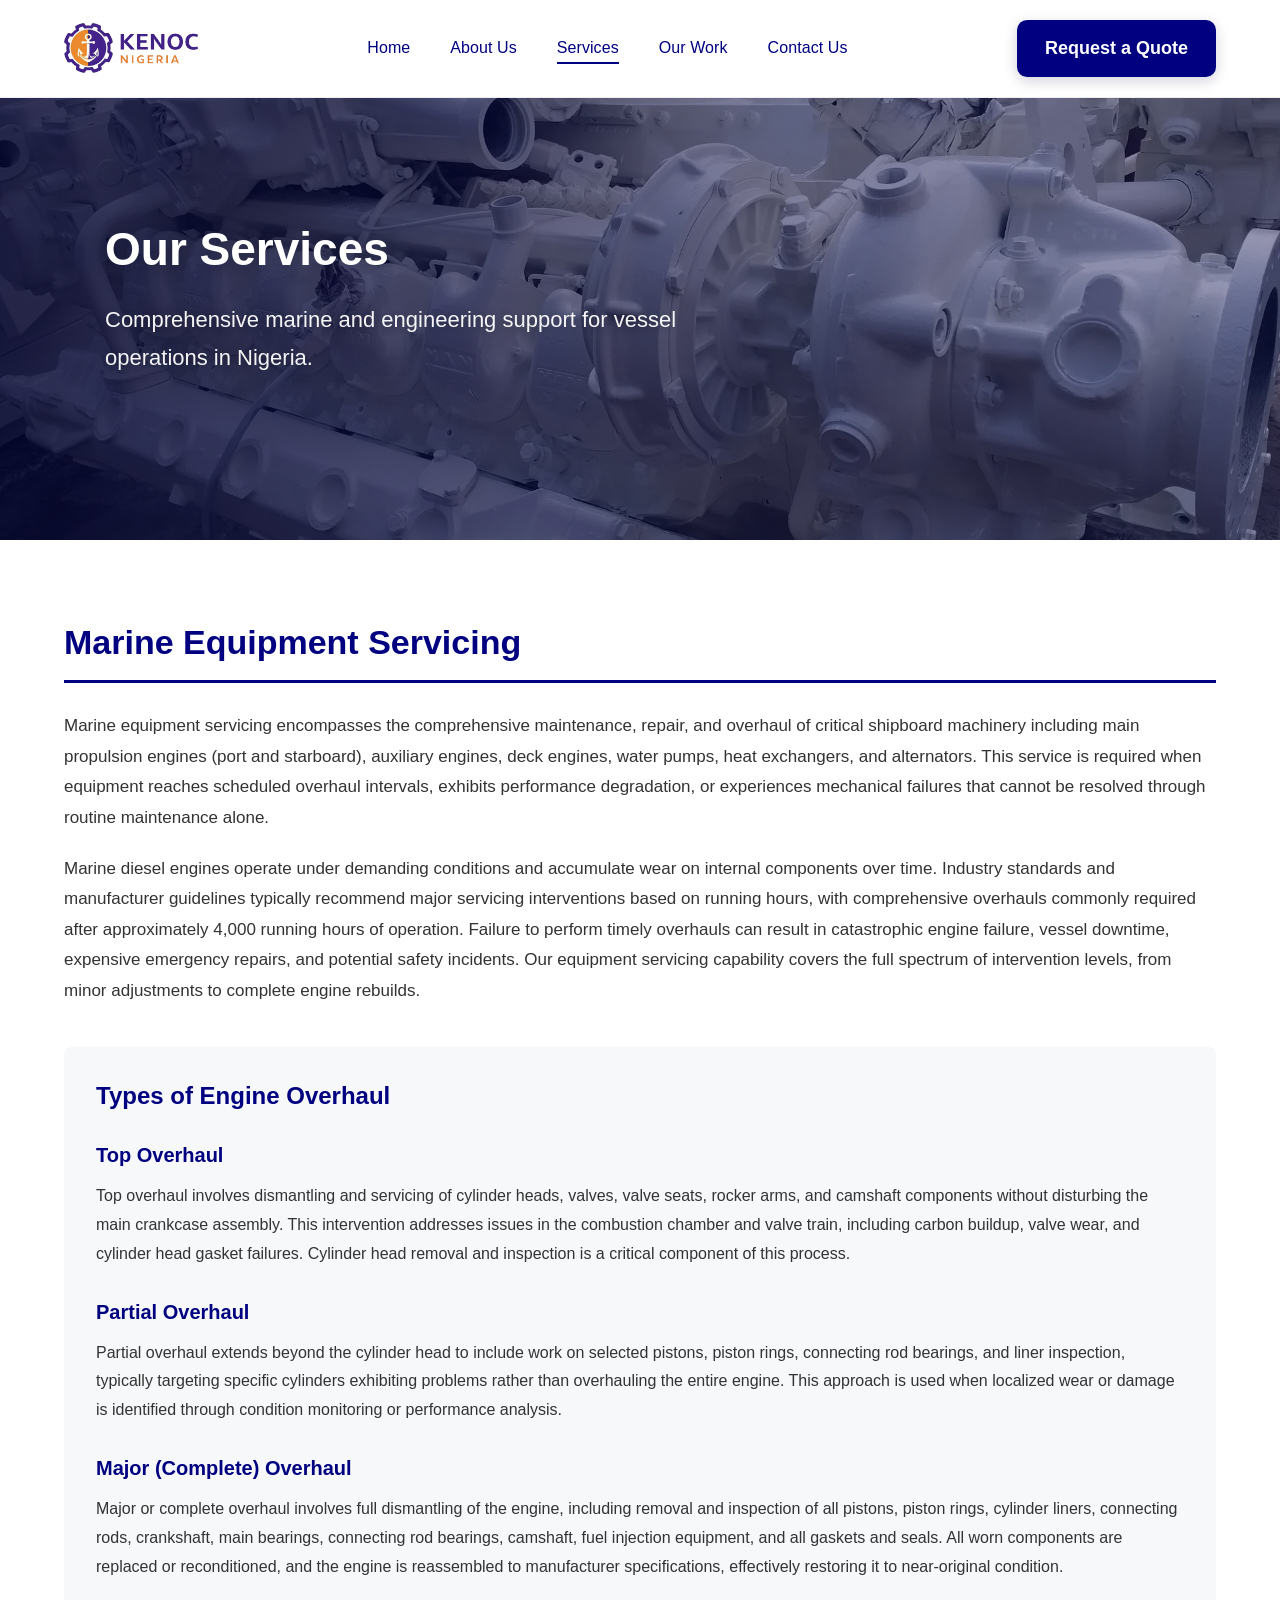
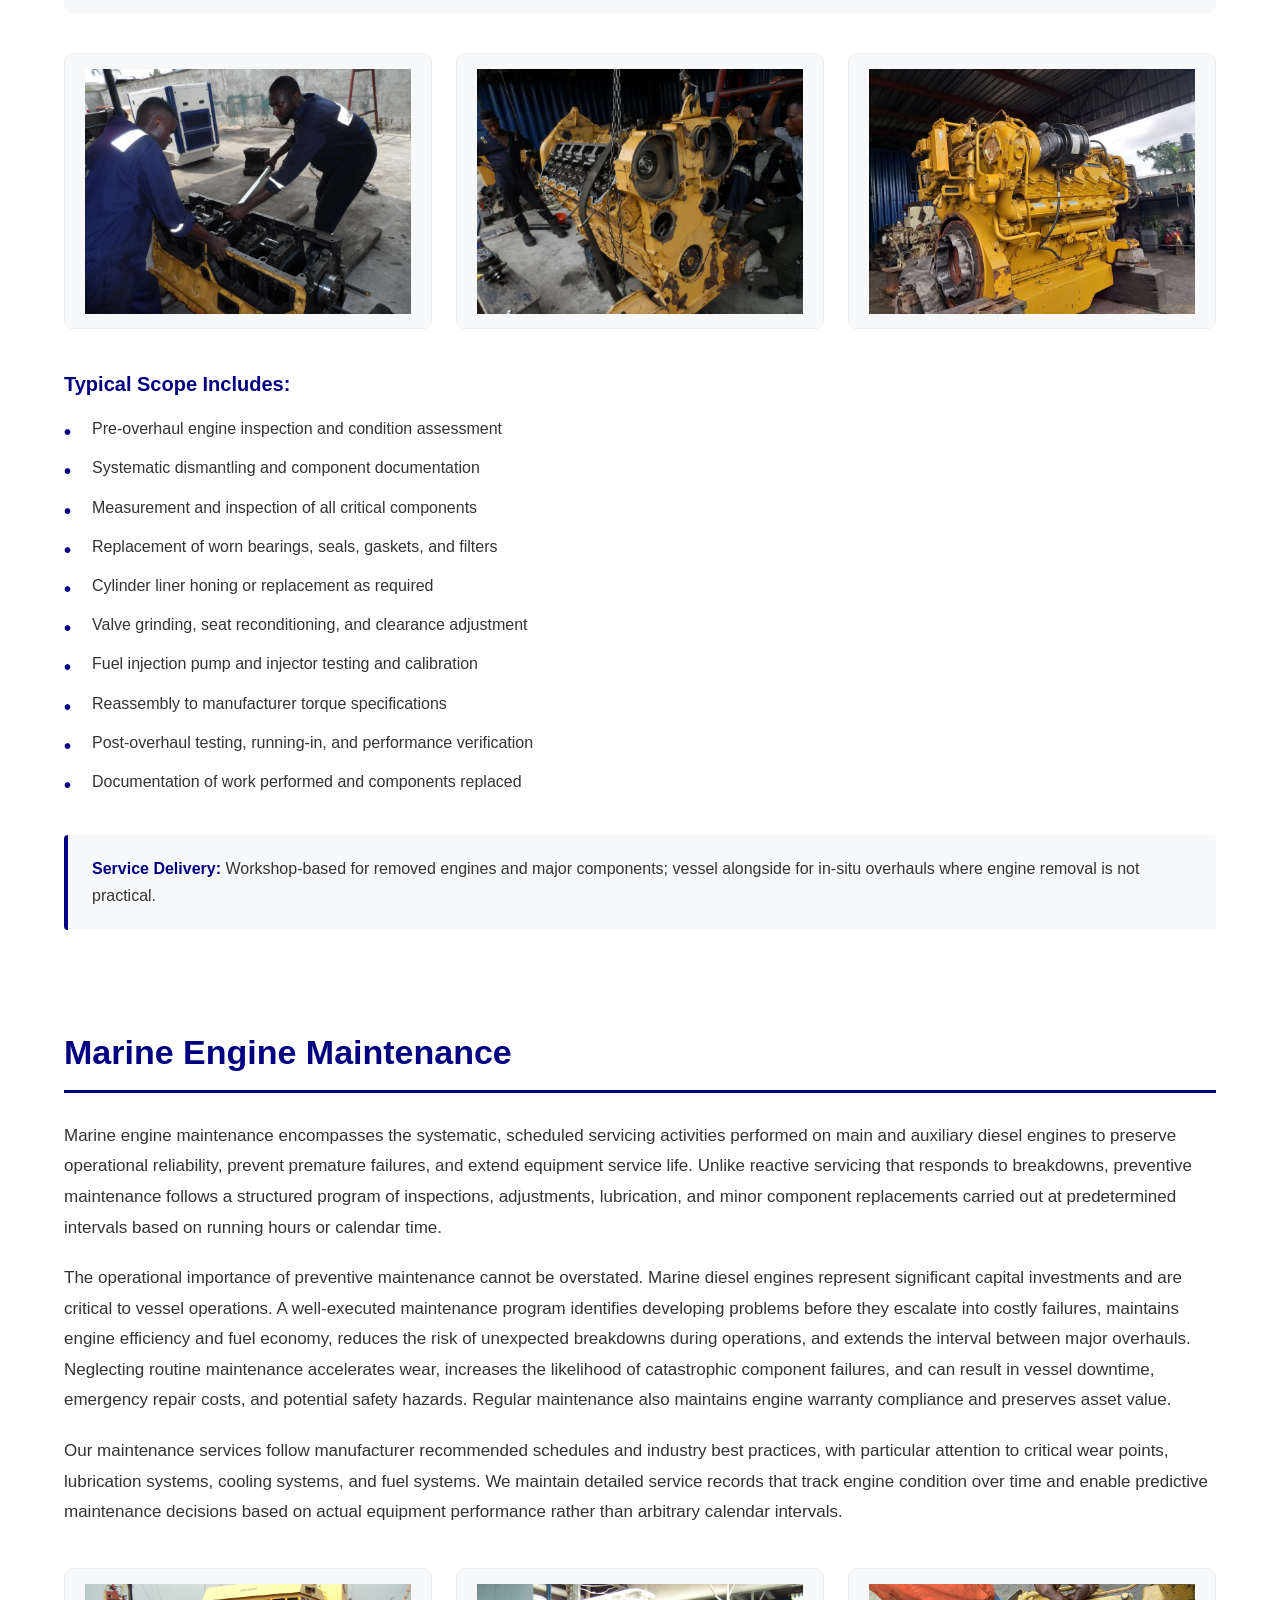
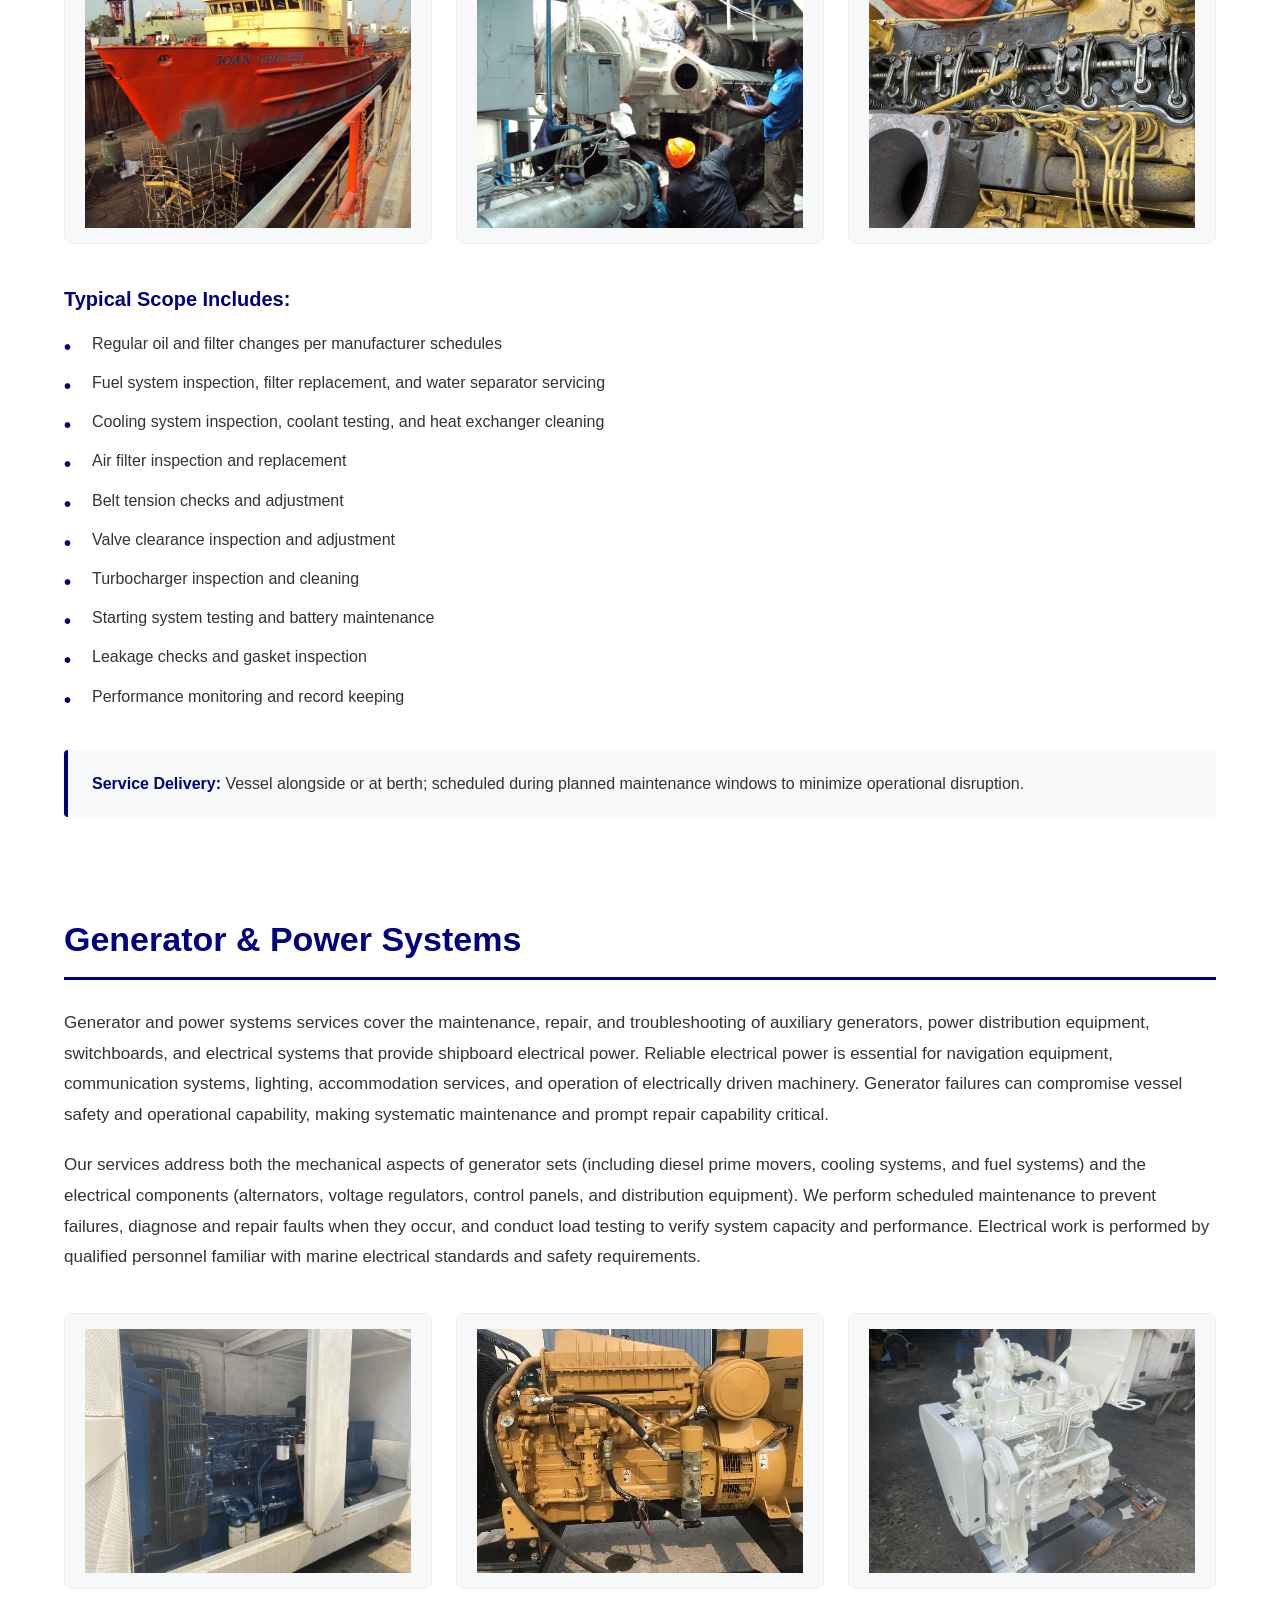
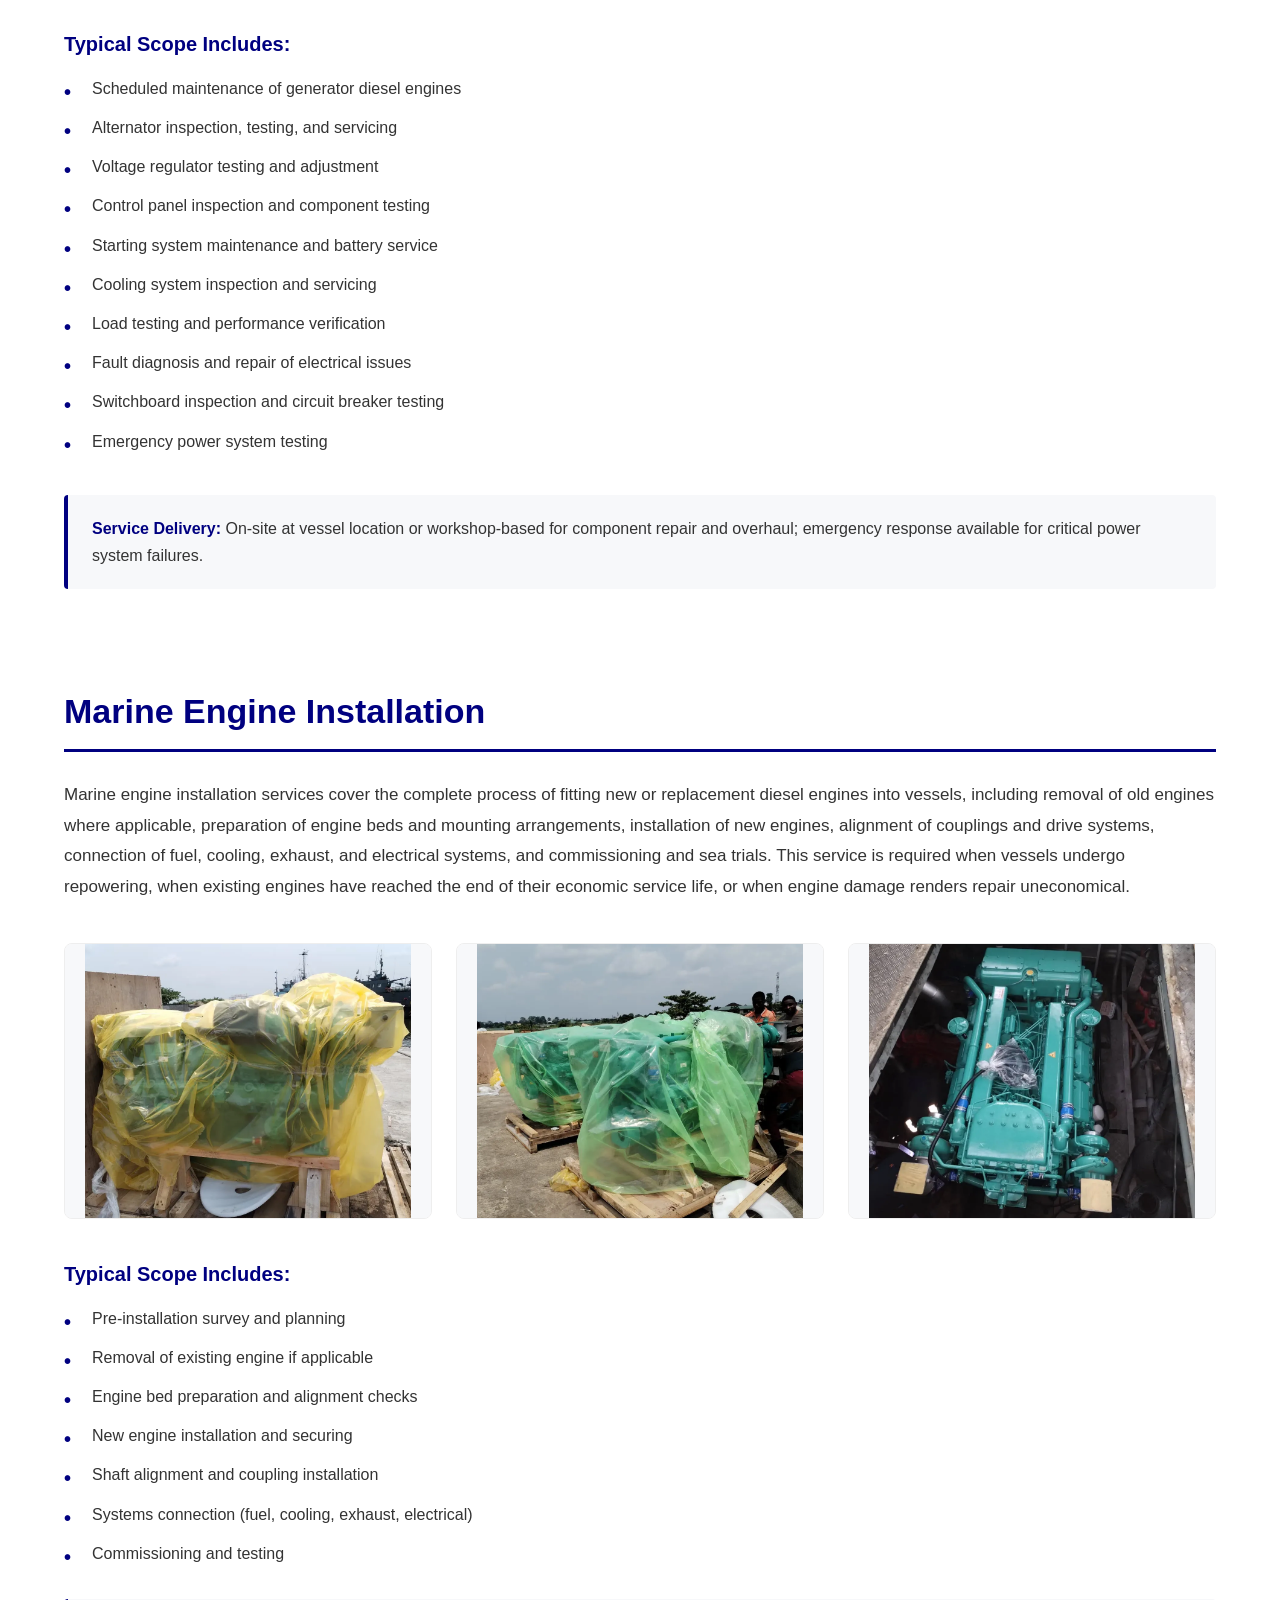
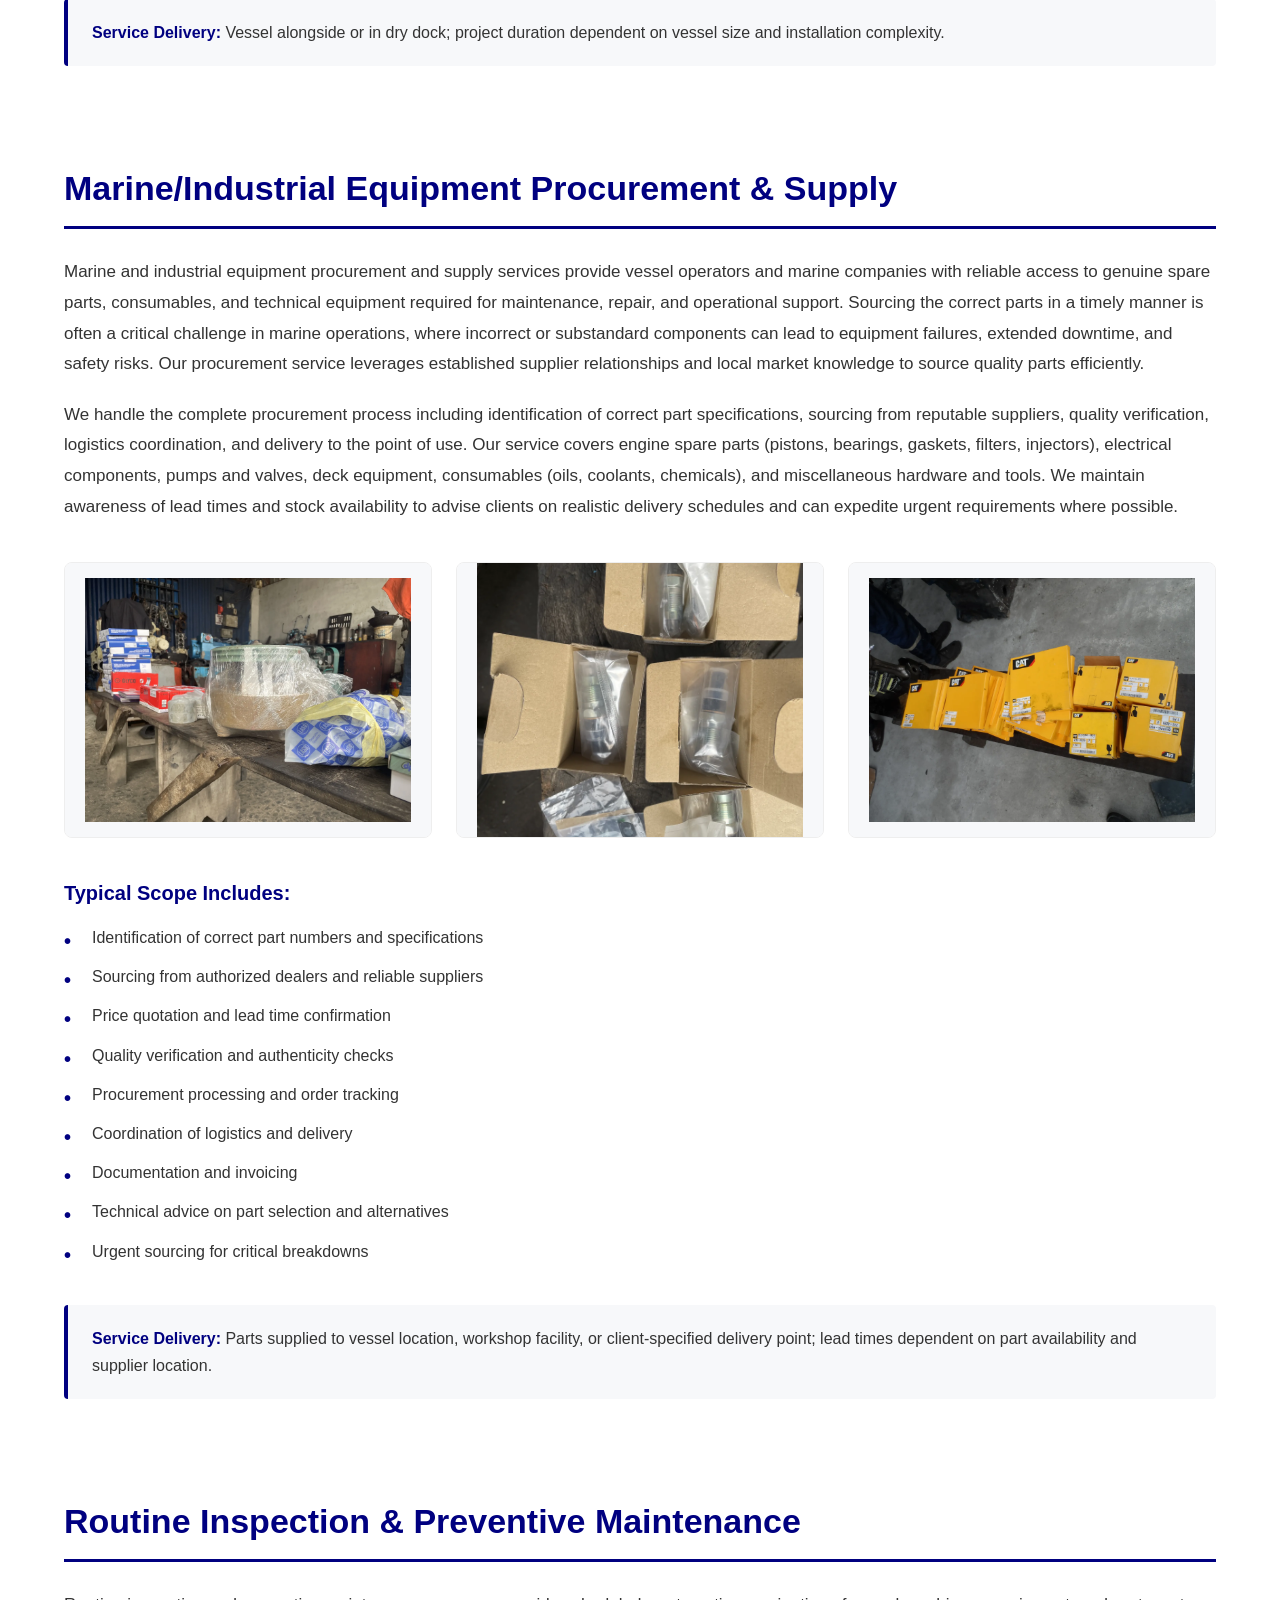
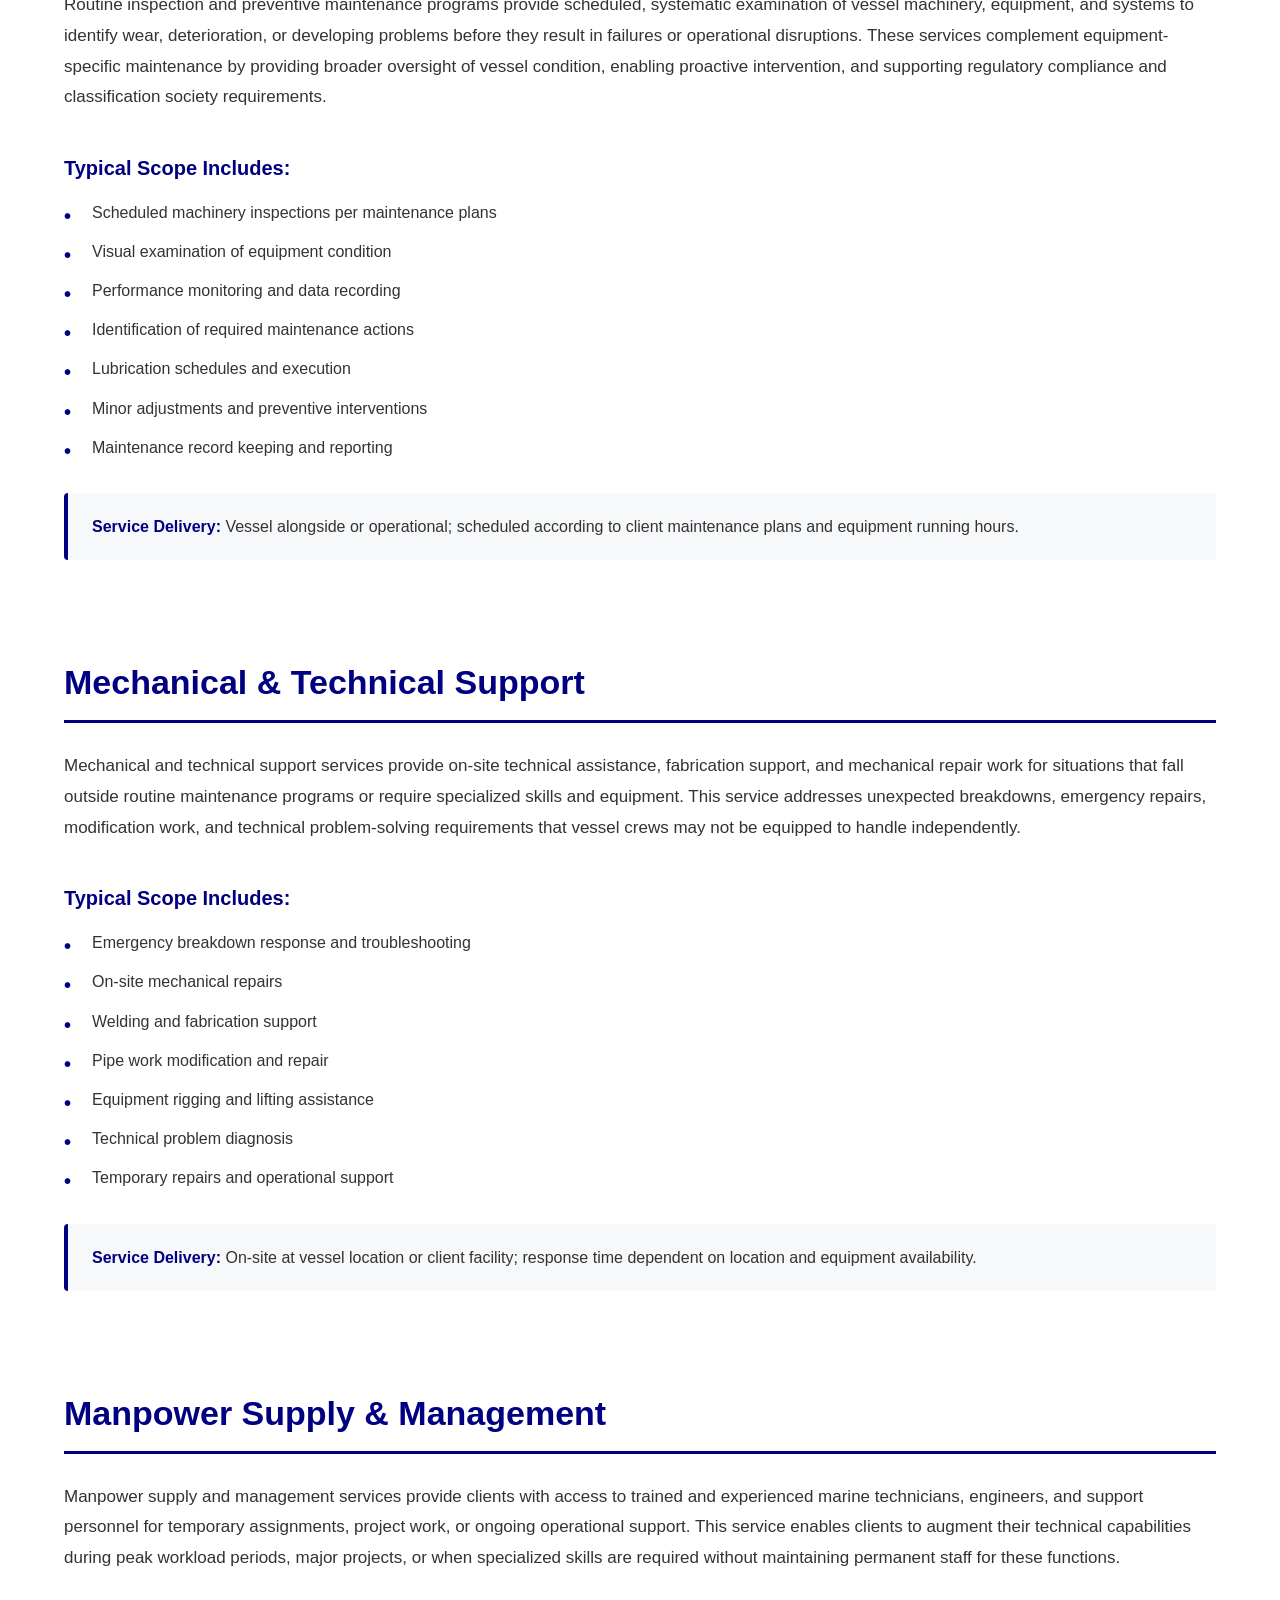
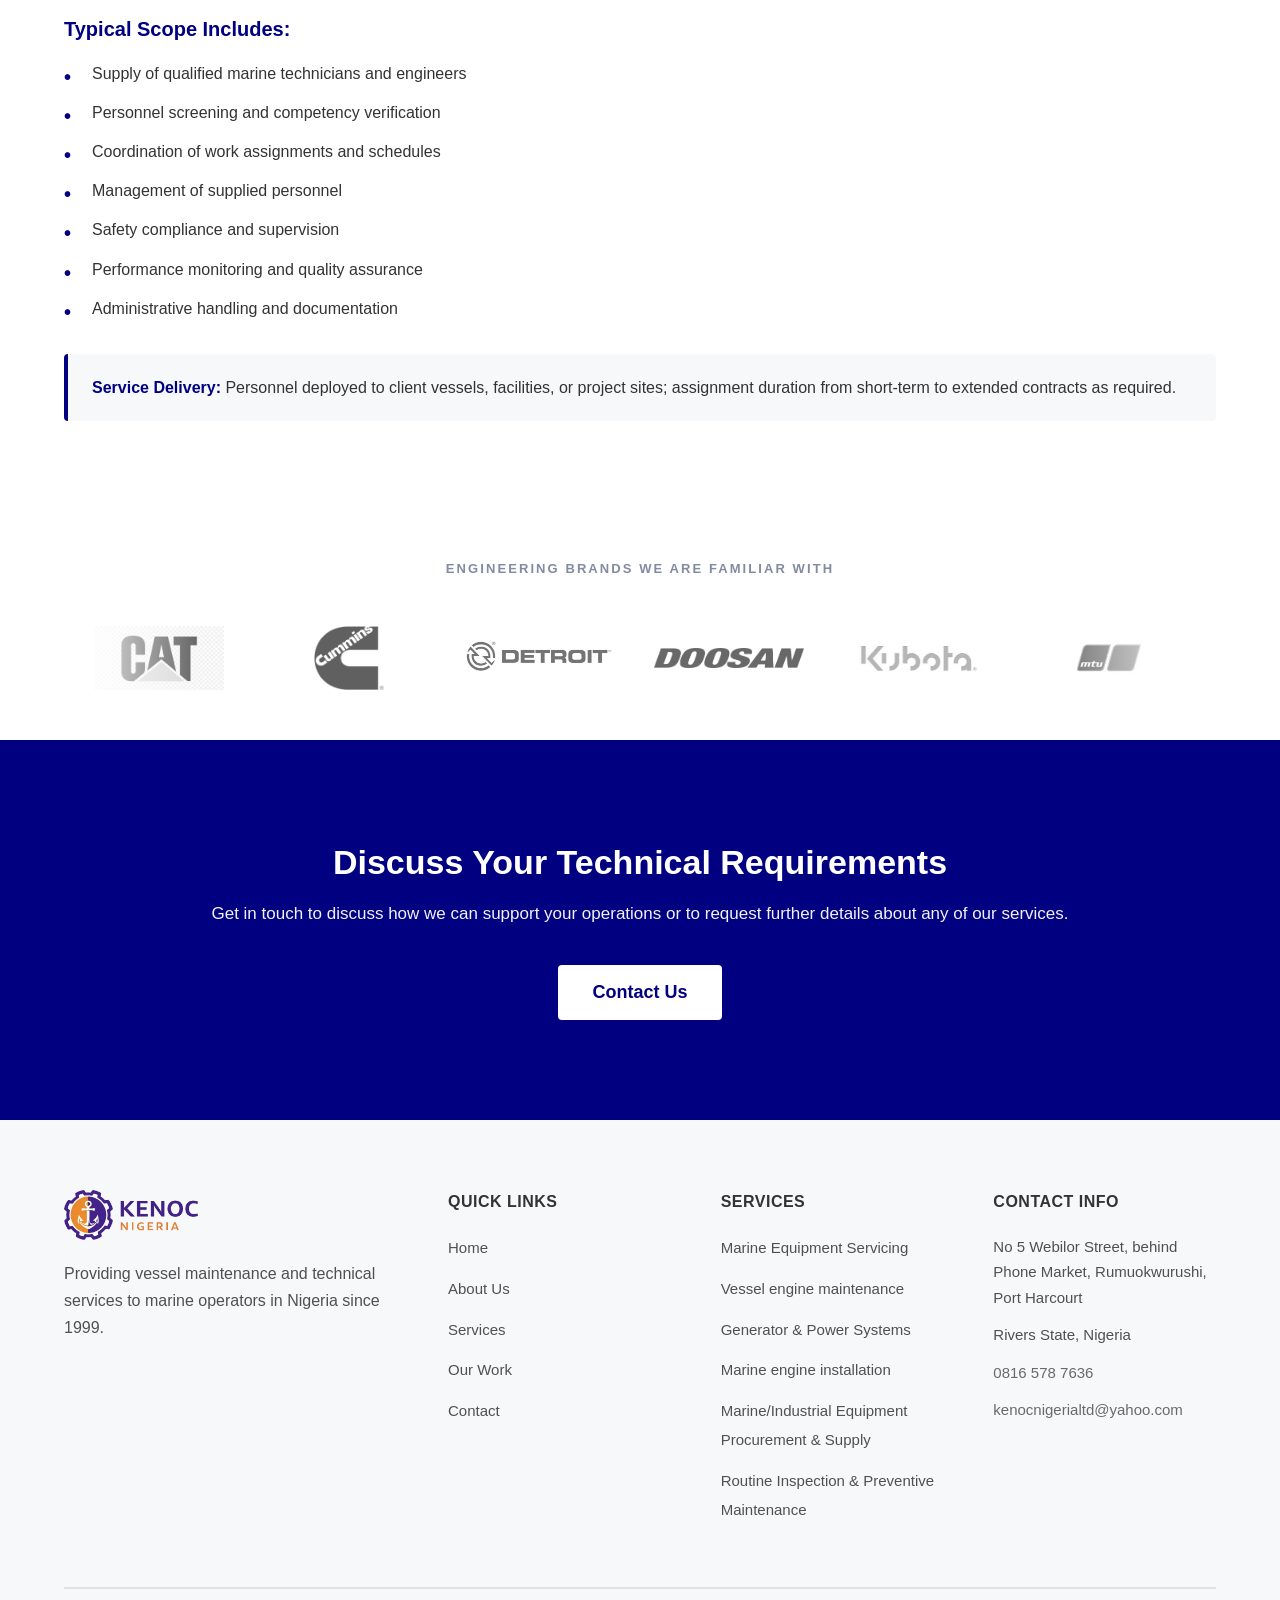
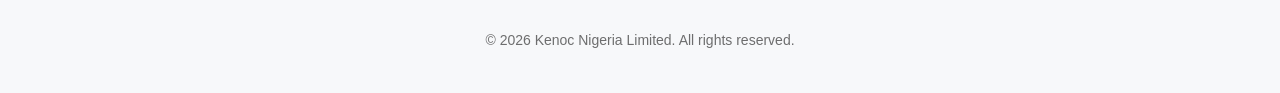
<file: services.html>
<!DOCTYPE html>
<html lang="en">
<head>
    <meta charset="UTF-8">
    <meta name="viewport" content="width=device-width, initial-scale=1.0">
    <title>Marine Engine maintenance and Overhaul Services | Kenoc Nigeria Limited</title>
    <link rel="stylesheet" href="./styles.css">
    <meta name="description" content="Marine engine maintenance, overhauls, installations, generator &amp; power systems, equipment servicing, procurement and preventive inspection for vessels in Port Harcourt, Nigeria.">
    <link rel="canonical" href="https://kenocnigeria.com/services.html">
    <meta name="robots" content="index, follow">
    <!-- Open Graph -->
    <meta property="og:type" content="website">
    <meta property="og:site_name" content="Kenoc Nigeria Limited">
    <meta property="og:title" content="Marine Engine maintenance and Overhaul Services | Kenoc Nigeria Limited">
    <meta property="og:description" content="Marine engine maintenance, overhauls, installations, generator &amp; power systems, equipment servicing, procurement and preventive inspection for vessels in Port Harcourt, Nigeria.">
    <meta property="og:url" content="https://kenocnigeria.com/services.html">
    <meta property="og:image" content="https://kenocnigeria.com/assets/og-image.jpg">
    <meta property="og:image:width" content="1200">
    <meta property="og:image:height" content="630">
    <meta property="og:locale" content="en_NG">
    <!-- Twitter -->
    <meta name="twitter:card" content="summary_large_image">
    <meta name="twitter:title" content="Marine Engine maintenance and Overhaul Services | Kenoc Nigeria Limited">
    <meta name="twitter:description" content="Marine engine maintenance, overhauls, installations, generator &amp; power systems, equipment servicing, procurement and preventive inspection for vessels in Port Harcourt, Nigeria.">
    <meta name="twitter:image" content="https://kenocnigeria.com/assets/og-image.jpg">
    <!-- Favicons -->
    <link rel="icon" type="image/png" sizes="32x32" href="/assets/favicons/favicon-32x32.png">
    <link rel="icon" type="image/png" sizes="16x16" href="/assets/favicons/favicon-16x16.png">
    <link rel="shortcut icon" href="/favicon.ico">
    <link rel="apple-touch-icon" sizes="180x180" href="/assets/favicons/apple-touch-icon.png">
    <link rel="manifest" href="/assets/favicons/manifest.json">
    <meta name="theme-color" content="#000080">
    <script type="application/ld+json">
{
  "@context": "https://schema.org",
  "@type": "Organization",
  "name": "Kenoc Nigeria Limited",
  "alternateName": "Kenoc",
  "url": "https://kenocnigeria.com/",
  "logo": "https://kenocnigeria.com/assets/favicons/android-chrome-512x512.png",
  "image": "https://kenocnigeria.com/assets/og-image.jpg",
  "description": "Marine and engineering services company in Port Harcourt, Nigeria \u2014 vessel maintenance, engine overhauls, installations, generator systems and technical support since 1999.",
  "foundingDate": "1999",
  "email": "kenocnigerialtd@yahoo.com",
  "telephone": "+234-816-578-7636",
  "address": {
    "@type": "PostalAddress",
    "streetAddress": "No 5 Webilor Street, behind Phone Market, Rumuokwurushi",
    "addressLocality": "Port Harcourt",
    "addressRegion": "Rivers State",
    "addressCountry": "NG"
  },
  "areaServed": {
    "@type": "Place",
    "name": "Port Harcourt, Niger Delta, Nigeria"
  },
  "founder": {
    "@type": "Person",
    "name": "Kenneth Okafor",
    "jobTitle": "Managing Director",
    "image": "https://kenocnigeria.com/assets/managing-director.webp"
  },
  "sameAs": [
    "https://www.linkedin.com/company/kenoc-nigeria-limited/",
    "https://www.facebook.com/Kenocnig/"
  ]
}
    </script>
</head>
<body>
    
         <!-- HEADER  -->
         
     <header class="site-header">
        <div class="container">
            <div class="header-content">
                <!-- Logo -->
                <div class="logo">
                    <img src="./assets/kenoc-logo.webp" alt="Kenoc Nigeria Limited Logo" class="logo-image">
                </div>
                
                <!-- Mobile Menu Toggle Button -->
                <button class="mobile-menu-toggle" aria-label="Toggle menu">
                    <span></span>
                    <span></span>
                    <span></span>
                </button>
                
                <!-- Main Navigation -->
                <nav class="main-nav">
                    <ul>
                        <li><a href="index.html" >Home</a></li>
                        <li><a href="about.html">About Us</a></li>
                        <li><a href="services.html" class="active">Services</a></li>
                        <li><a href="work.html">Our Work</a></li>
                        <li><a href="contact.html">Contact Us</a></li>
                    </ul>
                </nav>
                
                <!-- Header CTA Button - Links to contact form -->
                <div class="header-cta">
                    <a href="contact.html" class="btn btn-header">Request a Quote</a>
                </div>
            </div>
        </div>
    </header>
    <main>
        <!-- ========================================
             HERO SECTION 
             ======================================== -->
        <section class="hero hero-small hero-services">
            <div class="hero-background" style="background-image: url('/assets/man-diesel.webp');"></div>
            <div class="hero-overlay"></div>
            <div class="container">
                <div class="hero-content fade-in">
                    <h1>Our Services</h1>
                    <p>Comprehensive marine and engineering support for vessel operations in Nigeria.</p>
                </div>
            </div>
        </section>

        

        <!-- ========================================
             SERVICES SECTIONS 
             ======================================== -->
        <section class="services-content">
            <div class="container">

                <!-- SERVICE 1: Marine Equipment Servicing (FULL TREATMENT) -->
                <div class="service-section fade-in" id="equipment">
                    <h2>Marine Equipment Servicing</h2>
                    
                    <div class="service-description">
                        <p>Marine equipment servicing encompasses the comprehensive maintenance, repair, and overhaul of critical shipboard machinery including main propulsion engines (port and starboard), auxiliary engines, deck engines, water pumps, heat exchangers, and alternators. This service is required when equipment reaches scheduled overhaul intervals, exhibits performance degradation, or experiences mechanical failures that cannot be resolved through routine maintenance alone.</p>
                        
                        <p>Marine diesel engines operate under demanding conditions and accumulate wear on internal components over time. Industry standards and manufacturer guidelines typically recommend major servicing interventions based on running hours, with comprehensive overhauls commonly required after approximately 4,000 running hours of operation. Failure to perform timely overhauls can result in catastrophic engine failure, vessel downtime, expensive emergency repairs, and potential safety incidents. Our equipment servicing capability covers the full spectrum of intervention levels, from minor adjustments to complete engine rebuilds.</p>
                    </div>

                    <!-- Overhaul Breakdown -->
                    <div class="service-breakdown">
                        <h3>Types of Engine Overhaul</h3>
                        
                        <div class="breakdown-item">
                            <h4>Top Overhaul</h4>
                            <p>Top overhaul involves dismantling and servicing of cylinder heads, valves, valve seats, rocker arms, and camshaft components without disturbing the main crankcase assembly. This intervention addresses issues in the combustion chamber and valve train, including carbon buildup, valve wear, and cylinder head gasket failures. Cylinder head removal and inspection is a critical component of this process.</p>
                        </div>

                        <div class="breakdown-item">
                            <h4>Partial Overhaul</h4>
                            <p>Partial overhaul extends beyond the cylinder head to include work on selected pistons, piston rings, connecting rod bearings, and liner inspection, typically targeting specific cylinders exhibiting problems rather than overhauling the entire engine. This approach is used when localized wear or damage is identified through condition monitoring or performance analysis.</p>
                        </div>

                        <div class="breakdown-item">
                            <h4>Major (Complete) Overhaul</h4>
                            <p>Major or complete overhaul involves full dismantling of the engine, including removal and inspection of all pistons, piston rings, cylinder liners, connecting rods, crankshaft, main bearings, connecting rod bearings, camshaft, fuel injection equipment, and all gaskets and seals. All worn components are replaced or reconditioned, and the engine is reassembled to manufacturer specifications, effectively restoring it to near-original condition.</p>
                        </div>
                    </div>

                    <!-- Service Images -->
                    <div class="service-images">
                        <!-- REPLACE: Image 1 - Engine overhaul work -->
                        <div class="service-image">
                            <div class="image-placeholder">
                                <img src="./assets/torquing-catc32.webp" alt="engine-maintenance">
                            </div>
                        </div>
                        
                        <!-- REPLACE: Image 2 - Component inspection -->
                        <div class="service-image">
                            <div class="image-placeholder">
                                <img src="/assets/catc32.webp" alt="engine-overhaul">
                            </div>
                        </div>
                        
                        <!-- REPLACE: Image 3 - Equipment servicing -->
                        <div class="service-image">
                            <div class="image-placeholder">
                               <img src="/assets/picture-cat.webp" alt="engine-over-haul">
                            </div>
                        </div>
                    </div>

                    <!-- Typical Scope -->
                    <div class="service-scope">
                        <h4>Typical Scope Includes:</h4>
                        <ul>
                            <li>Pre-overhaul engine inspection and condition assessment</li>
                            <li>Systematic dismantling and component documentation</li>
                            <li>Measurement and inspection of all critical components</li>
                            <li>Replacement of worn bearings, seals, gaskets, and filters</li>
                            <li>Cylinder liner honing or replacement as required</li>
                            <li>Valve grinding, seat reconditioning, and clearance adjustment</li>
                            <li>Fuel injection pump and injector testing and calibration</li>
                            <li>Reassembly to manufacturer torque specifications</li>
                            <li>Post-overhaul testing, running-in, and performance verification</li>
                            <li>Documentation of work performed and components replaced</li>
                        </ul>
                    </div>

                    <!-- Delivery Context -->
                    <div class="service-delivery">
                        <p><strong>Service Delivery:</strong> Workshop-based for removed engines and major components; vessel alongside for in-situ overhauls where engine removal is not practical.</p>
                    </div>
                </div>

                <!-- SERVICE 2: Marine Engine Maintenance (FULL TREATMENT) -->
                <div class="service-section fade-in" id="maintenance">
                    <h2>Marine Engine Maintenance</h2>
                    
                    <div class="service-description">
                        <p>Marine engine maintenance encompasses the systematic, scheduled servicing activities performed on main and auxiliary diesel engines to preserve operational reliability, prevent premature failures, and extend equipment service life. Unlike reactive servicing that responds to breakdowns, preventive maintenance follows a structured program of inspections, adjustments, lubrication, and minor component replacements carried out at predetermined intervals based on running hours or calendar time.</p>
                        
                        <p>The operational importance of preventive maintenance cannot be overstated. Marine diesel engines represent significant capital investments and are critical to vessel operations. A well-executed maintenance program identifies developing problems before they escalate into costly failures, maintains engine efficiency and fuel economy, reduces the risk of unexpected breakdowns during operations, and extends the interval between major overhauls. Neglecting routine maintenance accelerates wear, increases the likelihood of catastrophic component failures, and can result in vessel downtime, emergency repair costs, and potential safety hazards. Regular maintenance also maintains engine warranty compliance and preserves asset value.</p>
                        
                        <p>Our maintenance services follow manufacturer recommended schedules and industry best practices, with particular attention to critical wear points, lubrication systems, cooling systems, and fuel systems. We maintain detailed service records that track engine condition over time and enable predictive maintenance decisions based on actual equipment performance rather than arbitrary calendar intervals.</p>
                    </div>

                    <!-- Service Images -->
                    <div class="service-images">
                        <!-- REPLACE: Image 1 - Routine maintenance -->
                        <div class="service-image">
                            <div class="image-placeholder">
                                <img src="/assets/joanchouquest.webp" alt="Picture of a marine vessel undergoing servicing">
                            </div>
                        </div>
                        
                        <!-- REPLACE: Image 2 - Inspection work -->
                        <div class="service-image">
                            <div class="image-placeholder">
                               <img src="/assets/maintenance-emd.webp" alt="picture of periodic maintenance of a marine vessel">
                            </div>
                        </div>
                        
                        <!-- REPLACE: Image 3 - Preventive work -->
                        <div class="service-image">
                            <div class="image-placeholder">
                                <img src="./assets/caterpilliar3306-cylinder-head.webp" alt="caterpilliar3306-cylinder-head">
                            </div>
                        </div>
                    </div>

                    <!-- Typical Scope -->
                    <div class="service-scope">
                        <h4>Typical Scope Includes:</h4>
                        <ul>
                            <li>Regular oil and filter changes per manufacturer schedules</li>
                            <li>Fuel system inspection, filter replacement, and water separator servicing</li>
                            <li>Cooling system inspection, coolant testing, and heat exchanger cleaning</li>
                            <li>Air filter inspection and replacement</li>
                            <li>Belt tension checks and adjustment</li>
                            <li>Valve clearance inspection and adjustment</li>
                            <li>Turbocharger inspection and cleaning</li>
                            <li>Starting system testing and battery maintenance</li>
                            <li>Leakage checks and gasket inspection</li>
                            <li>Performance monitoring and record keeping</li>
                        </ul>
                    </div>

                    <!-- Delivery Context -->
                    <div class="service-delivery">
                        <p><strong>Service Delivery:</strong> Vessel alongside or at berth; scheduled during planned maintenance windows to minimize operational disruption.</p>
                    </div>
                </div>

                <!-- SERVICE 3: Generator & Power Systems (FULL TREATMENT) -->
                <div class="service-section fade-in" id="generator">
                    <h2>Generator & Power Systems</h2>
                    
                    <div class="service-description">
                        <p>Generator and power systems services cover the maintenance, repair, and troubleshooting of auxiliary generators, power distribution equipment, switchboards, and electrical systems that provide shipboard electrical power. Reliable electrical power is essential for navigation equipment, communication systems, lighting, accommodation services, and operation of electrically driven machinery. Generator failures can compromise vessel safety and operational capability, making systematic maintenance and prompt repair capability critical.</p>
                        
                        <p>Our services address both the mechanical aspects of generator sets (including diesel prime movers, cooling systems, and fuel systems) and the electrical components (alternators, voltage regulators, control panels, and distribution equipment). We perform scheduled maintenance to prevent failures, diagnose and repair faults when they occur, and conduct load testing to verify system capacity and performance. Electrical work is performed by qualified personnel familiar with marine electrical standards and safety requirements.</p>
                    </div>

                    <!-- Service Images -->
                    <div class="service-images">
                        
                        <div class="service-image">
                            <div class="image-placeholder">
                                <img src="/assets/perkins-generator.webp" alt="perkins-generator">
                            </div>
                        </div>
                        
                
                        <div class="service-image">
                            <div class="image-placeholder">
                               <img src="./assets/cat3306-generator.webp" alt="cat-3306 generator">
                            </div>
                        </div>
                        
                       
                        <div class="service-image">
                            <div class="image-placeholder">
                               <img src="/assets/cummins-generator.webp" alt="cummings generator">
                            </div>
                        </div>
                    </div>

                    <!-- Typical Scope -->
                    <div class="service-scope">
                        <h4>Typical Scope Includes:</h4>
                        <ul>
                            <li>Scheduled maintenance of generator diesel engines</li>
                            <li>Alternator inspection, testing, and servicing</li>
                            <li>Voltage regulator testing and adjustment</li>
                            <li>Control panel inspection and component testing</li>
                            <li>Starting system maintenance and battery service</li>
                            <li>Cooling system inspection and servicing</li>
                            <li>Load testing and performance verification</li>
                            <li>Fault diagnosis and repair of electrical issues</li>
                            <li>Switchboard inspection and circuit breaker testing</li>
                            <li>Emergency power system testing</li>
                        </ul>
                    </div>

                    <!-- Delivery Context -->
                    <div class="service-delivery">
                        <p><strong>Service Delivery:</strong> On-site at vessel location or workshop-based for component repair and overhaul; emergency response available for critical power system failures.</p>
                    </div>
                </div>


            
                <div class="service-section service-brief fade-in" id="installation">
                    <h2>Marine Engine Installation</h2>
                    
                    <div class="service-description">
                        <p>Marine engine installation services cover the complete process of fitting new or replacement diesel engines into vessels, including removal of old engines where applicable, preparation of engine beds and mounting arrangements, installation of new engines, alignment of couplings and drive systems, connection of fuel, cooling, exhaust, and electrical systems, and commissioning and sea trials. This service is required when vessels undergo repowering, when existing engines have reached the end of their economic service life, or when engine damage renders repair uneconomical.</p>
                    </div>






                      <!-- Service Images -->
                    <div class="service-images">
                        <!-- REPLACE: Image 1 - Parts inventory -->
                        <div class="service-image">
                            <div class="image-placeholder">
                                <img src="./assets/dosan1.webp" alt="doosan generator installation">
                            </div>
                        </div>
                        
                        <!-- REPLACE: Image 2 - Parts verification -->
                        <div class="service-image">
                            <div class="image-placeholder">
                               <img src="./assets/dosan2.webp" alt="doosan generator installation">
                            </div>
                        </div>
                        <div class="service-image">
                            <div class="image-placeholder">
                                <img src="./assets/dosan3.webp" alt="doosan generator installation">
                            </div>
                        </div>
                    </div>












                    <!-- Typical Scope -->
                    <div class="service-scope">
                        <h4>Typical Scope Includes:</h4>
                        <ul>
                            <li>Pre-installation survey and planning</li>
                            <li>Removal of existing engine if applicable</li>
                            <li>Engine bed preparation and alignment checks</li>
                            <li>New engine installation and securing</li>
                            <li>Shaft alignment and coupling installation</li>
                            <li>Systems connection (fuel, cooling, exhaust, electrical)</li>
                            <li>Commissioning and testing</li>
                        </ul>
                    </div>

                    <!-- Delivery Context -->
                    <div class="service-delivery">
                        <p><strong>Service Delivery:</strong> Vessel alongside or in dry dock; project duration dependent on vessel size and installation complexity.</p>
                    </div>
                </div>

                <!-- SERVICE 5: Marine/Industrial Equipment Procurement & Supply (FULL TREATMENT) -->
                <div class="service-section fade-in" id="supply">
                    <h2>Marine/Industrial Equipment Procurement & Supply</h2>
                    
                    <div class="service-description">
                        <p>Marine and industrial equipment procurement and supply services provide vessel operators and marine companies with reliable access to genuine spare parts, consumables, and technical equipment required for maintenance, repair, and operational support. Sourcing the correct parts in a timely manner is often a critical challenge in marine operations, where incorrect or substandard components can lead to equipment failures, extended downtime, and safety risks. Our procurement service leverages established supplier relationships and local market knowledge to source quality parts efficiently.</p>
                        
                        <p>We handle the complete procurement process including identification of correct part specifications, sourcing from reputable suppliers, quality verification, logistics coordination, and delivery to the point of use. Our service covers engine spare parts (pistons, bearings, gaskets, filters, injectors), electrical components, pumps and valves, deck equipment, consumables (oils, coolants, chemicals), and miscellaneous hardware and tools. We maintain awareness of lead times and stock availability to advise clients on realistic delivery schedules and can expedite urgent requirements where possible.</p>
                    </div>

                    <!-- Service Images -->
                    <div class="service-images">
                        <!-- REPLACE: Image 1 - Parts inventory -->
                        <div class="service-image">
                            <div class="image-placeholder">
                                <img src="./assets/engine-parts.webp" alt="Engine parts">
                            </div>
                        </div>
                        
                        <!-- REPLACE: Image 2 - Parts verification -->
                        <div class="service-image">
                            <div class="image-placeholder">
                               <img src="/assets/kubota-nozzle.webp" alt="kubota nozzles">
                            </div>
                        </div>
                        <div class="service-image">
                            <div class="image-placeholder">
                                <img src="/assets/caterpillier-enginerings.webp" alt="Caterpillar marine engine components serviced by Kenoc Nigeria" loading="lazy">
                            </div>
                        </div>
                    </div>

                    <!-- Typical Scope -->
                    <div class="service-scope">
                        <h4>Typical Scope Includes:</h4>
                        <ul>
                            <li>Identification of correct part numbers and specifications</li>
                            <li>Sourcing from authorized dealers and reliable suppliers</li>
                            <li>Price quotation and lead time confirmation</li>
                            <li>Quality verification and authenticity checks</li>
                            <li>Procurement processing and order tracking</li>
                            <li>Coordination of logistics and delivery</li>
                            <li>Documentation and invoicing</li>
                            <li>Technical advice on part selection and alternatives</li>
                            <li>Urgent sourcing for critical breakdowns</li>
                        </ul>
                    </div>

                    <!-- Delivery Context -->
                    <div class="service-delivery">
                        <p><strong>Service Delivery:</strong> Parts supplied to vessel location, workshop facility, or client-specified delivery point; lead times dependent on part availability and supplier location.</p>
                    </div>
                </div>

               

                <!-- SERVICE 6: Routine Inspection & Preventive Maintenance (BRIEF) -->
                <div class="service-section service-brief fade-in" id="inspection">
                    <h2>Routine Inspection & Preventive Maintenance</h2>
                    
                    <div class="service-description">
                        <p>Routine inspection and preventive maintenance programs provide scheduled, systematic examination of vessel machinery, equipment, and systems to identify wear, deterioration, or developing problems before they result in failures or operational disruptions. These services complement equipment-specific maintenance by providing broader oversight of vessel condition, enabling proactive intervention, and supporting regulatory compliance and classification society requirements.</p>
                    </div>

                    <!-- Typical Scope -->
                    <div class="service-scope">
                        <h4>Typical Scope Includes:</h4>
                        <ul>
                            <li>Scheduled machinery inspections per maintenance plans</li>
                            <li>Visual examination of equipment condition</li>
                            <li>Performance monitoring and data recording</li>
                            <li>Identification of required maintenance actions</li>
                            <li>Lubrication schedules and execution</li>
                            <li>Minor adjustments and preventive interventions</li>
                            <li>Maintenance record keeping and reporting</li>
                        </ul>
                    </div>

                    <!-- Delivery Context -->
                    <div class="service-delivery">
                        <p><strong>Service Delivery:</strong> Vessel alongside or operational; scheduled according to client maintenance plans and equipment running hours.</p>
                    </div>
                </div>

                <!-- SERVICE 7: Mechanical & Technical Support (BRIEF) -->
                <div class="service-section service-brief fade-in" id="technical">
                    <h2>Mechanical & Technical Support</h2>
                    
                    <div class="service-description">
                        <p>Mechanical and technical support services provide on-site technical assistance, fabrication support, and mechanical repair work for situations that fall outside routine maintenance programs or require specialized skills and equipment. This service addresses unexpected breakdowns, emergency repairs, modification work, and technical problem-solving requirements that vessel crews may not be equipped to handle independently.</p>
                    </div>

                    <!-- Typical Scope -->
                    <div class="service-scope">
                        <h4>Typical Scope Includes:</h4>
                        <ul>
                            <li>Emergency breakdown response and troubleshooting</li>
                            <li>On-site mechanical repairs</li>
                            <li>Welding and fabrication support</li>
                            <li>Pipe work modification and repair</li>
                            <li>Equipment rigging and lifting assistance</li>
                            <li>Technical problem diagnosis</li>
                            <li>Temporary repairs and operational support</li>
                        </ul>
                    </div>

                    <!-- Delivery Context -->
                    <div class="service-delivery">
                        <p><strong>Service Delivery:</strong> On-site at vessel location or client facility; response time dependent on location and equipment availability.</p>
                    </div>
                </div>

                <!-- SERVICE 8: Manpower Supply & Management (BRIEF) -->
                <div class="service-section service-brief fade-in" id="manpower">
                    <h2>Manpower Supply & Management</h2>
                    
                    <div class="service-description">
                        <p>Manpower supply and management services provide clients with access to trained and experienced marine technicians, engineers, and support personnel for temporary assignments, project work, or ongoing operational support. This service enables clients to augment their technical capabilities during peak workload periods, major projects, or when specialized skills are required without maintaining permanent staff for these functions.</p>
                    </div>

                    <!-- Typical Scope -->
                    <div class="service-scope">
                        <h4>Typical Scope Includes:</h4>
                        <ul>
                            <li>Supply of qualified marine technicians and engineers</li>
                            <li>Personnel screening and competency verification</li>
                            <li>Coordination of work assignments and schedules</li>
                            <li>Management of supplied personnel</li>
                            <li>Safety compliance and supervision</li>
                            <li>Performance monitoring and quality assurance</li>
                            <li>Administrative handling and documentation</li>
                        </ul>
                    </div>

                    <!-- Delivery Context -->
                    <div class="service-delivery">
                        <p><strong>Service Delivery:</strong> Personnel deployed to client vessels, facilities, or project sites; assignment duration from short-term to extended contracts as required.</p>
                    </div>
                </div>

            </div>
        </section>





       <section class="trusted-section">
  <div class="container">
    <h2 class="trusted-header">Engineering Brands We Are Familiar With</h2>
    
    <div class="logo-slider">
      <div class="logo-slide-track">
        <div class="slide"><img src="/assets/engine logos/cat.webp" alt="Company 1"></div>
        <div class="slide"><img src="/assets/engine logos/cummins-logo-1.webp" alt="Company 2"></div>
        <div class="slide"><img src="/assets/engine logos/detriot-diesel.webp" alt="Company 3"></div>
        <div class="slide"><img src="/assets/engine logos/doosan.webp" alt="Company 4"></div>
        <div class="slide"><img src="./assets/engine logos/kubota.webp" alt="Company 5"></div>
        <div class="slide"><img src="/assets/engine logos/mtu.webp" alt="Company 6"></div>
        <div class="slide"><img src="/assets/engine logos/perkins.webp" alt="Company 7"></div>
        <div class="slide"><img src="/assets/engine logos/man-diesel.webp" alt="Company 8"></div>
      
           <div class="slide"><img src="/assets/engine logos/cat.webp" alt="Company 1"></div>
        <div class="slide"><img src="/assets/engine logos/cummins-logo-1.webp" alt="Company 2"></div>
        <div class="slide"><img src="/assets/engine logos/detriot-diesel.webp" alt="Company 3"></div>
        <div class="slide"><img src="/assets/engine logos/doosan.webp" alt="Company 4"></div>
        <div class="slide"><img src="./assets/engine logos/kubota.webp" alt="Company 5"></div>
        <div class="slide"><img src="/assets/engine logos/mtu.webp" alt="Company 6"></div>
        <div class="slide"><img src="/assets/engine logos/perkins.webp" alt="Company 7"></div>
        <div class="slide"><img src="/assets/engine logos/man-diesel.webp" alt="Company 8"></div>
      
      </div>
    </div>
  </div>
</section>




        <!-- ========================================
             CTA SECTION - Calm, non-sales call to action
             ======================================== -->
        <section class="cta-section">
            <div class="container">
                <div class="cta-content fade-in">
                    <h2>Discuss Your Technical Requirements</h2>
                    <p>Get in touch to discuss how we can support your operations or to request further details about any of our services.</p>
                    <a href="contact.html" class="btn btn-light">Contact Us</a>
                </div>
            </div>
        </section>
    </main>

    <!-- ========================================
         FOOTER - Same as other pages
         ======================================== -->
     <footer class="site-footer">
        <div class="container">
            <div class="footer-grid">
                <!-- Footer Column 1: Logo and description -->
                <div class="footer-column">
                    <div class="footer-logo">
                        <!-- REPLACE: Same logo as header -->
                        <img src="./assets/kenoc-logo.webp" alt="Kenoc Nigeria Limited" class="footer-logo-image">
                    </div>
                    <p class="footer-description">Providing vessel maintenance and technical services to marine operators in Nigeria since 1999.</p>
                </div>
                
                <!-- Footer Column 2: Quick links -->
                <div class="footer-column">
                    <h4>Quick Links</h4>
                    <ul class="footer-links">
                        <li><a href="index.html">Home</a></li>
                        <li><a href="about.html">About Us</a></li>
                        <li><a href="services.html">Services</a></li>
                        <li><a href="work.html">Our Work</a></li>
                        <li><a href="contact.html">Contact</a></li>
                    </ul>
                </div>
                
                <!-- Footer Column 3: Services -->
                <div class="footer-column">
                    <h4>Services</h4>
                    <ul class="footer-links">
                        <li><a href="services.html#equipment">Marine Equipment Servicing</a></li>
                        <li><a href="services.html#maintenance">Vessel engine maintenance</a></li>
                        <li><a href="services.html#generator">Generator & Power Systems</a></li>
                        <li><a href="services.html#installation">Marine engine installation</a></li>
                        <li><a href="services.html#supply">Marine/Industrial Equipment Procurement & Supply</a></li>
                        <li><a href="services.html#inspection">Routine Inspection & Preventive Maintenance</a></li>
                    </ul>
                </div>
                
                <!-- Footer Column 4: Contact info -->
                <div class="footer-column">
                    <h4>Contact Info</h4>
                    <ul class="footer-contact">
                        <li>
                            No 5 Webilor Street, behind Phone
                            Market, Rumuokwurushi, Port Harcourt
                        </li>
                        <li>Rivers State, Nigeria</li>
                        <li><a href="tel:+2348165787636">0816 578 7636</a></li>
                        <li><a href="mailto:kenocnigerialtd@yahoo.com">kenocnigerialtd@yahoo.com</a></li>
                    </ul>
                </div>
            </div>
            
            <!-- Footer bottom copyright -->
            <div class="footer-bottom">
                <p>&copy; 2026 Kenoc Nigeria Limited. All rights reserved.</p>
            </div>
        </div>
    </footer>

    <script src="./script.js"></script>
</body>
</html>
</file>
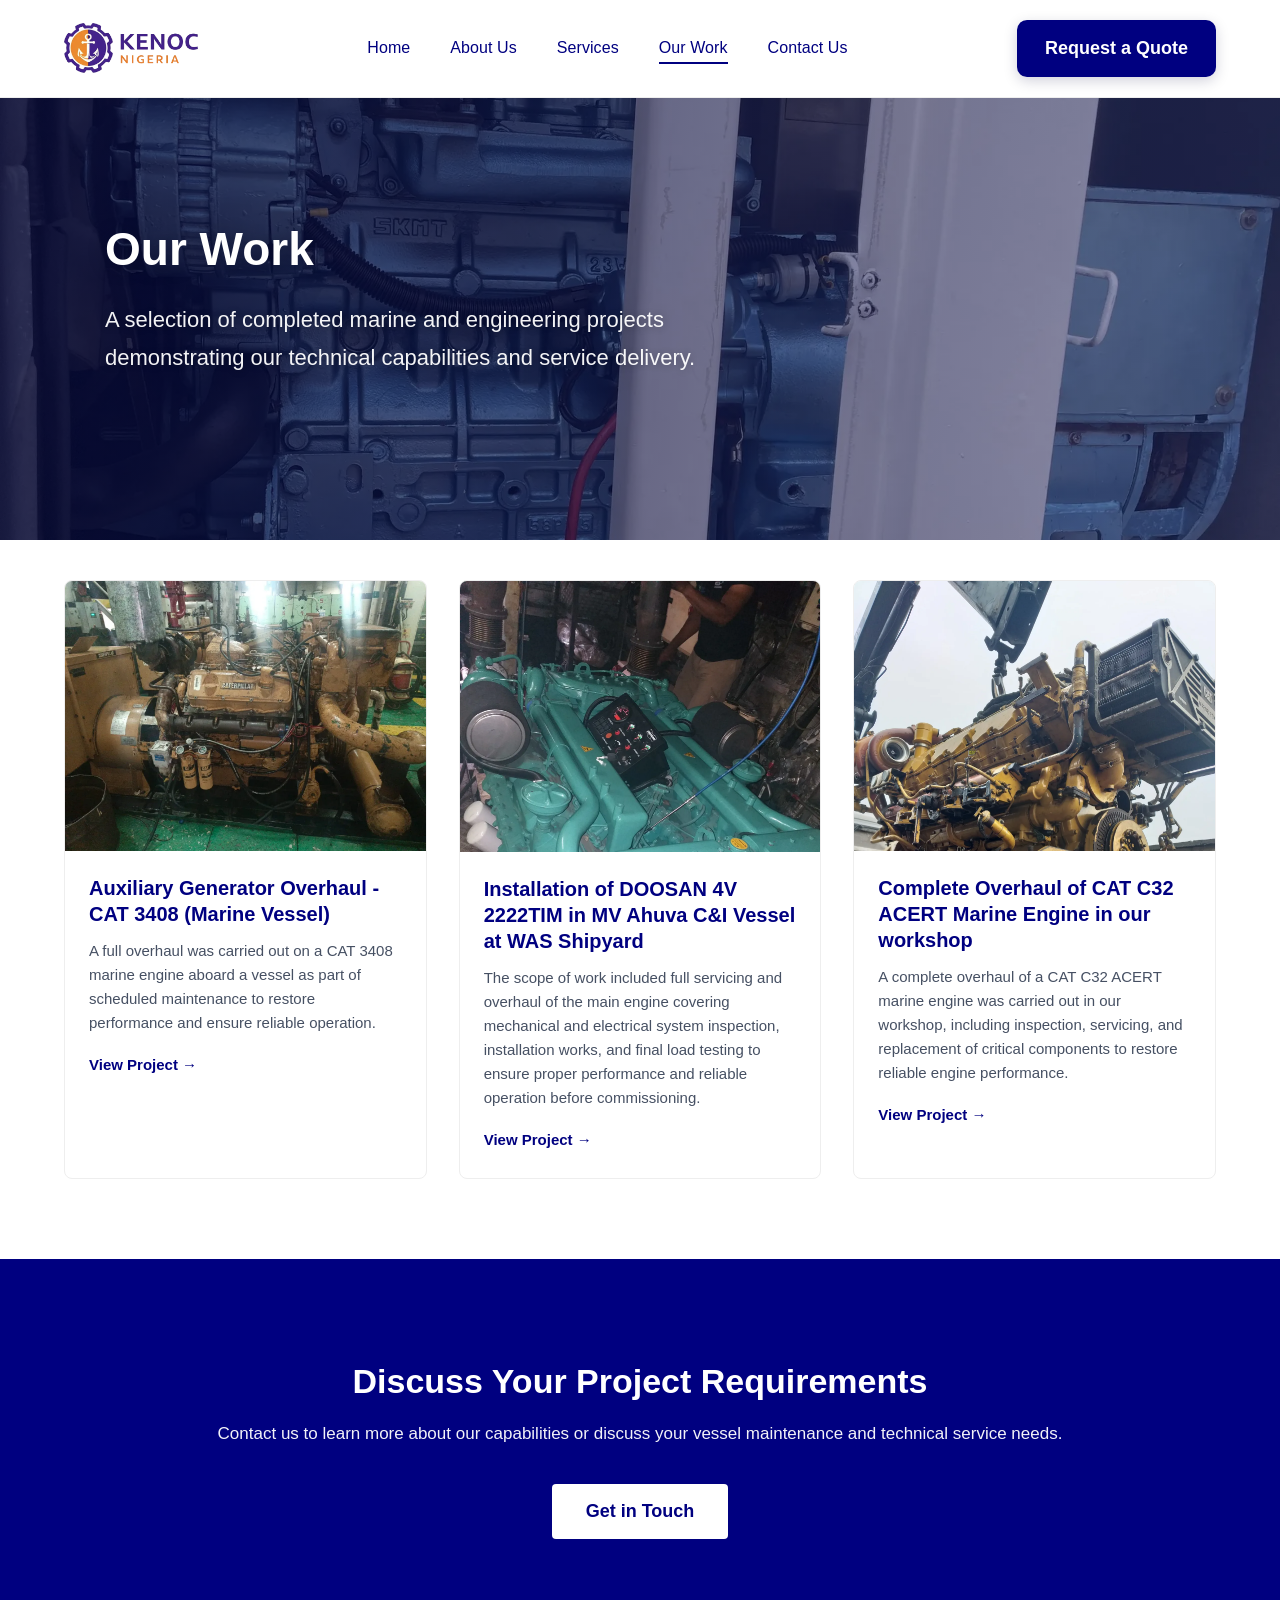
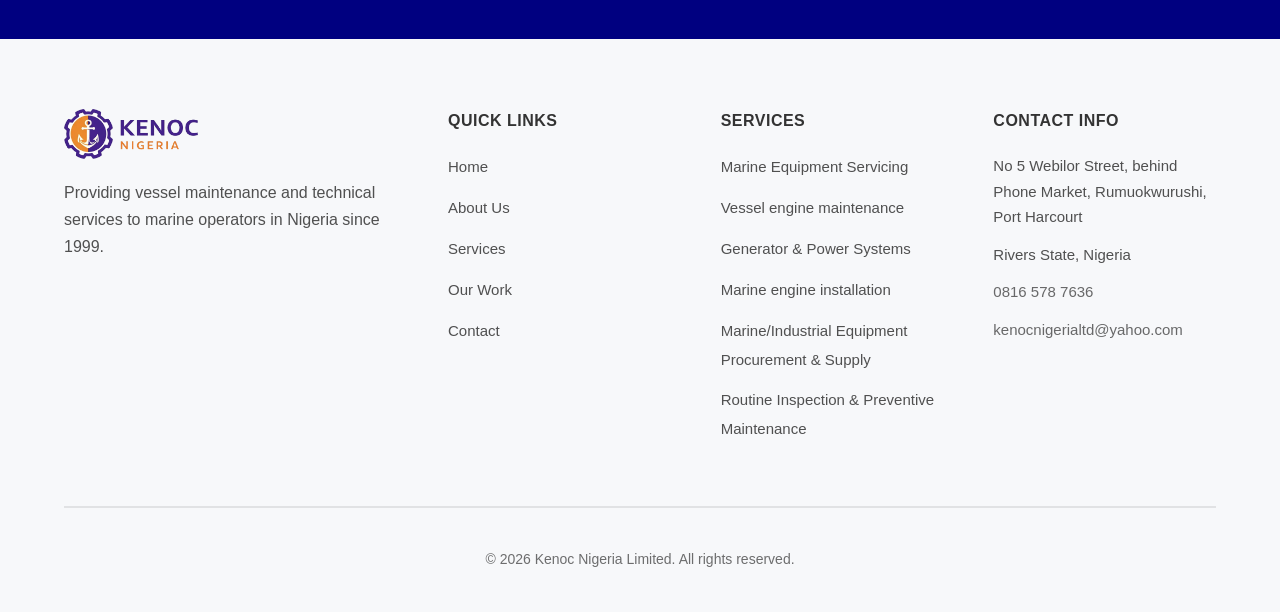
<file: work.html>
<!DOCTYPE html>
<html lang="en">
<head>
    <meta charset="UTF-8">
    <meta name="viewport" content="width=device-width, initial-scale=1.0">
    <title>Our Work | Marine Engine Overhaul & Maintenance Projects</title>
    <link rel="stylesheet" href="./styles.css">
    <meta name="description" content="Recent Kenoc projects — CAT 3408 generator overhaul, Doosan 4V 2222TIM installation on MV Ahuva, and CAT C32 ACERT marine engine overhaul in Port Harcourt.">
    <link rel="canonical" href="https://kenocnigeria.com/work.html">
    <meta name="robots" content="index, follow">
    <!-- Open Graph -->
    <meta property="og:type" content="website">
    <meta property="og:site_name" content="Kenoc Nigeria Limited">
    <meta property="og:title" content="Our Work | Marine Engine Overhaul &amp; Maintenance Projects">
    <meta property="og:description" content="Recent Kenoc projects — CAT 3408 generator overhaul, Doosan 4V 2222TIM installation on MV Ahuva, and CAT C32 ACERT marine engine overhaul in Port Harcourt.">
    <meta property="og:url" content="https://kenocnigeria.com/work.html">
    <meta property="og:image" content="https://kenocnigeria.com/assets/og-image.jpg">
    <meta property="og:image:width" content="1200">
    <meta property="og:image:height" content="630">
    <meta property="og:locale" content="en_NG">
    <!-- Twitter -->
    <meta name="twitter:card" content="summary_large_image">
    <meta name="twitter:title" content="Our Work | Marine Engine Overhaul &amp; Maintenance Projects">
    <meta name="twitter:description" content="Recent Kenoc projects — CAT 3408 generator overhaul, Doosan 4V 2222TIM installation on MV Ahuva, and CAT C32 ACERT marine engine overhaul in Port Harcourt.">
    <meta name="twitter:image" content="https://kenocnigeria.com/assets/og-image.jpg">
    <!-- Favicons -->
    <link rel="icon" type="image/png" sizes="32x32" href="/assets/favicons/favicon-32x32.png">
    <link rel="icon" type="image/png" sizes="16x16" href="/assets/favicons/favicon-16x16.png">
    <link rel="shortcut icon" href="/favicon.ico">
    <link rel="apple-touch-icon" sizes="180x180" href="/assets/favicons/apple-touch-icon.png">
    <link rel="manifest" href="/assets/favicons/manifest.json">
    <meta name="theme-color" content="#000080">
    <script type="application/ld+json">
{
  "@context": "https://schema.org",
  "@type": "Organization",
  "name": "Kenoc Nigeria Limited",
  "alternateName": "Kenoc",
  "url": "https://kenocnigeria.com/",
  "logo": "https://kenocnigeria.com/assets/favicons/android-chrome-512x512.png",
  "image": "https://kenocnigeria.com/assets/og-image.jpg",
  "description": "Marine and engineering services company in Port Harcourt, Nigeria \u2014 vessel maintenance, engine overhauls, installations, generator systems and technical support since 1999.",
  "foundingDate": "1999",
  "email": "kenocnigerialtd@yahoo.com",
  "telephone": "+234-816-578-7636",
  "address": {
    "@type": "PostalAddress",
    "streetAddress": "No 5 Webilor Street, behind Phone Market, Rumuokwurushi",
    "addressLocality": "Port Harcourt",
    "addressRegion": "Rivers State",
    "addressCountry": "NG"
  },
  "areaServed": {
    "@type": "Place",
    "name": "Port Harcourt, Niger Delta, Nigeria"
  },
  "founder": {
    "@type": "Person",
    "name": "Kenneth Okafor",
    "jobTitle": "Managing Director",
    "image": "https://kenocnigeria.com/assets/managing-director.webp"
  },
  "sameAs": [
    "https://www.linkedin.com/company/kenoc-nigeria-limited/",
    "https://www.facebook.com/Kenocnig/"
  ]
}
    </script>
</head>
<body>
    <!-- ========================================
         HEADER - Same as other pages
         ======================================== -->
     <header class="site-header">
        <div class="container">
            <div class="header-content">
                <!-- Logo - Replace 'kenoc-logo.png' with your actual logo file -->
                <div class="logo">
                    <img src="./assets/kenoc-logo.webp" alt="Kenoc Nigeria Limited" class="logo-image">
                </div>
                
                <!-- Mobile Menu Toggle Button -->
                <button class="mobile-menu-toggle" aria-label="Toggle menu">
                    <span></span>
                    <span></span>
                    <span></span>
                </button>
                
                <!-- Main Navigation -->
                <nav class="main-nav">
                    <ul>
                        <li><a href="index.html" class="active">Home</a></li>
                        <li><a href="about.html">About Us</a></li>
                        <li><a href="services.html">Services</a></li>
                        <li><a href="work.html">Our Work</a></li>
                        <li><a href="contact.html">Contact Us</a></li>
                    </ul>
                </nav>
                
                <!-- Header CTA Button - Links to contact form -->
                <div class="header-cta">
                    <a href="contact.html" class="btn btn-header">Request a Quote</a>
                </div>
            </div>
        </div>
    </header>
    <main>
        <!-- ========================================
             HERO SECTION - Small hero for work page
             ======================================== -->
        <section class="hero hero-small hero-work">
            <div class="hero-background" style="background-image: url(/assets/IMG_6374.webp);"></div>
            <div class="hero-overlay"></div>
            <div class="container">
                <div class="hero-content fade-in">
                    <h1>Our Work</h1>
                    <p>A selection of completed marine and engineering projects demonstrating our technical capabilities and service delivery.</p>
                </div>
            </div>
        </section>


        <!-- ========================================
             PROJECTS GRID - All projects in one grid
             ======================================== -->
        <section class="projects-section">
            <div class="container">
                <div class="projects-grid">
                    <!-- Project 1 -->
                    <a href="/project/project1.html" class="project-card fade-in">
                        <div class="project-image">
                            <img src="./assets/IMG_6481.webp" alt="CAT 3408 auxiliary generator engine overhauled by Kenoc aboard a marine vessel">
                        </div>
                        <div class="project-info">
                            <h3>Auxiliary Generator Overhaul - CAT 3408 (Marine Vessel)</h3>
                            <p>A full overhaul was carried out on a CAT 3408 marine engine aboard a vessel as part of scheduled maintenance to restore performance and ensure reliable operation.</p>
                            <span class="project-link-desktop">View Project →</span>
                        </div>
                    </a>

                    <!-- Project 2 -->
                    <a href="/project/Project2.html" class="project-card fade-in">
                        <div class="project-image">
                          <img src="./assets/20200530_114653.webp" alt="Doosan 4V 2222TIM marine engine installed by Kenoc in the MV Ahuva vessel at WAS Shipyard">
                        </div>
                        <div class="project-info">
                            <h3>Installation of DOOSAN 4V 2222TIM in MV Ahuva C&I Vessel at WAS Shipyard</h3>
                            <p>The scope of work included full servicing and overhaul of the main engine covering mechanical and electrical system inspection, installation works, and final load testing to ensure proper performance and reliable operation before commissioning.</p>
                            <span class="project-link-desktop">View Project →</span>
                        </div>
                    </a>

                    <!-- Project 3 -->
                    <a href="/project/project3.html" class="project-card fade-in">
                        <div class="project-image">
                            <img src="./assets/catc32engine.webp" alt="CAT C32 ACERT marine engine being overhauled in the Kenoc workshop">
                        </div>
                        <div class="project-info">
                            <h3>Complete Overhaul of CAT C32 ACERT Marine Engine in our workshop</h3>
                            <p>A complete overhaul of a CAT C32 ACERT marine engine was carried out in our workshop, including inspection, servicing, and replacement of critical components to restore reliable engine performance.</p>
                            <span class="project-link-desktop">View Project →</span>
                        </div>
                    </a>

                    <!-- Project 4 -->
                     <!-- <a href="/project/project4.html" class="project-card fade-in">
                        <div class="project-image">
                            <img src="/assets/SAM_0441.JPG" alt="">
                            <div class="image-placeholder">Engine Installation</div>
                        </div>
                        <div class="project-info">
                            <h3>Complete Overhaul of CAT auxiliary generator in our workshop</h3>
                            <p>A complete overhaul of CAT Auxilliary Generator was performed in our workshop, covering inspection,servicing,and system checks to ensure efficient and dependable power generation</p>
                            <span class="project-link-desktop">View Project →</span>
                        </div>
                    </a>  -->

                    <!-- Project 5 -->
                    <!-- <a href="project-5.html" class="project-card fade-in">
                        <div class="project-image">
                           <img src="/assets/IMG_6075.jpg" alt="" >
                            <div class="image-placeholder">Overhaul</div>
                        </div>
                        <div class="project-info">
                            <h3>Overhaul of kubota marine engine in our workshop</h3>
                            <p>Comprehensive overhaul work carried out on a Kubota marine engine in our workshop,
  including inspection, servicing, reassembly, and functional checks to support reliable operation.</p>
                            <span class="project-link-desktop">View Project →</span>
                        </div>
                    </a> -->

                   
                   
                </div>
            </div>
        </section>

        <!-- ========================================
             CTA SECTION
             ======================================== -->
        <section class="cta-section">
            <div class="container">
                <div class="cta-content fade-in">
                    <h2>Discuss Your Project Requirements</h2>
                    <p>Contact us to learn more about our capabilities or discuss your vessel maintenance and technical service needs.</p>
                    <a href="contact.html" class="btn btn-light">Get in Touch</a>
                </div>
            </div>
        </section>
    </main>

    <!-- ========================================
         FOOTER - Same as other pages
         ======================================== -->
     <footer class="site-footer">
        <div class="container">
            <div class="footer-grid">
                <!-- Footer Column 1: Logo and description -->
                <div class="footer-column">
                    <div class="footer-logo">
                        <!-- REPLACE: Same logo as header -->
                        <img src="./assets/kenoc-logo.webp" alt="Kenoc Nigeria Limited" class="footer-logo-image">
                    </div>
                    <p class="footer-description">Providing vessel maintenance and technical services to marine operators in Nigeria since 1999.</p>
                </div>
                
                <!-- Footer Column 2: Quick links -->
                <div class="footer-column">
                    <h4>Quick Links</h4>
                    <ul class="footer-links">
                        <li><a href="index.html">Home</a></li>
                        <li><a href="about.html">About Us</a></li>
                        <li><a href="services.html">Services</a></li>
                        <li><a href="work.html">Our Work</a></li>
                        <li><a href="contact.html">Contact</a></li>
                    </ul>
                </div>
                
                <!-- Footer Column 3: Services -->
                <div class="footer-column">
                    <h4>Services</h4>
                    <ul class="footer-links">
                        <li><a href="services.html#equipment">Marine Equipment Servicing</a></li>
                        <li><a href="services.html#maintenance">Vessel engine maintenance</a></li>
                        <li><a href="services.html#generator">Generator & Power Systems</a></li>
                        <li><a href="services.html#installation">Marine engine installation</a></li>
                        <li><a href="services.html#supply">Marine/Industrial Equipment Procurement & Supply</a></li>
                        <li><a href="services.html#inspection">Routine Inspection & Preventive Maintenance</a></li>
                    </ul>
                </div>
                
                <!-- Footer Column 4: Contact info -->
                <div class="footer-column">
                    <h4>Contact Info</h4>
                    <ul class="footer-contact">
                        <li>
                            No 5 Webilor Street, behind Phone
                            Market, Rumuokwurushi, Port Harcourt
                        </li>
                        <li>Rivers State, Nigeria</li>
                        <li><a href="tel:+2348165787636">0816 578 7636</a></li>
                        <li><a href="mailto:kenocnigerialtd@yahoo.com">kenocnigerialtd@yahoo.com</a></li>
                    </ul>
                </div>
            </div>
            
            <!-- Footer bottom copyright -->
            <div class="footer-bottom">
                <p>&copy; 2026 Kenoc Nigeria Limited. All rights reserved.</p>
            </div>
        </div>
    </footer>
    <script src="./script.js"></script>
</body>
</html>
</file>
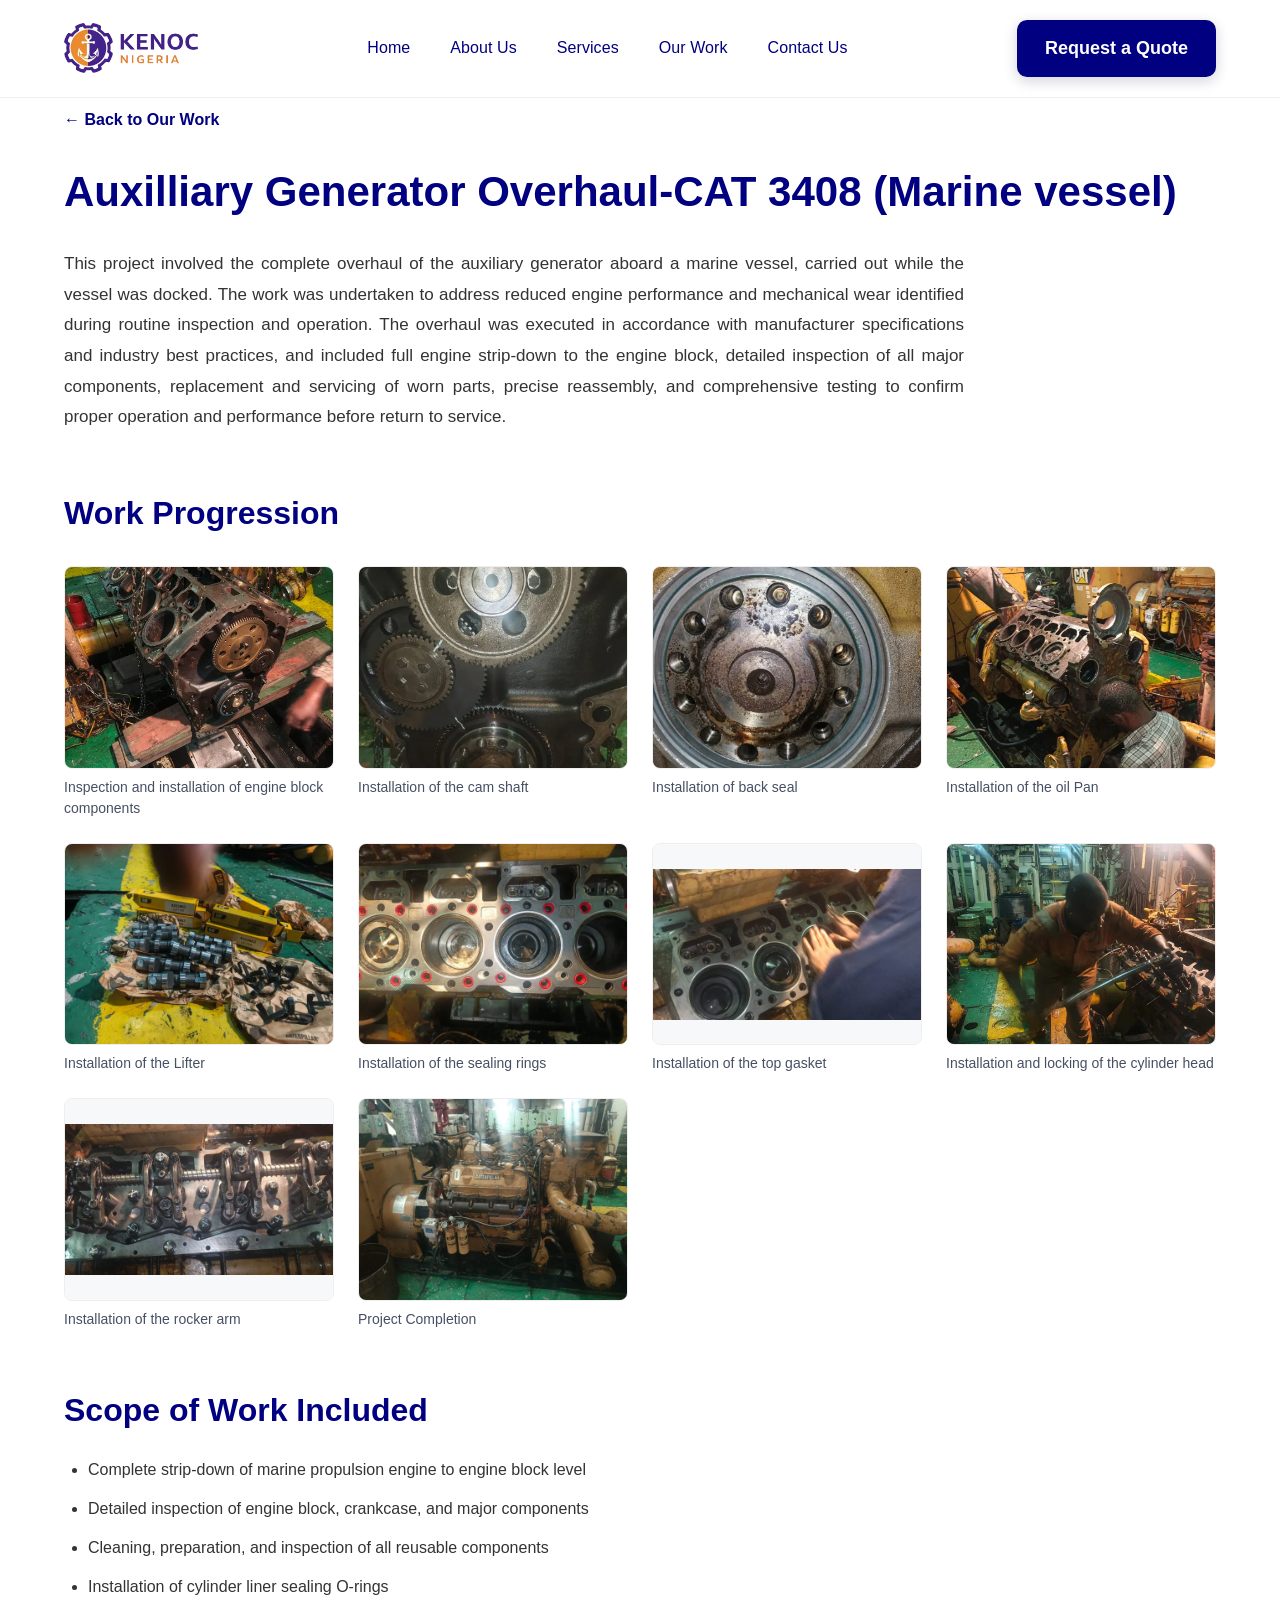
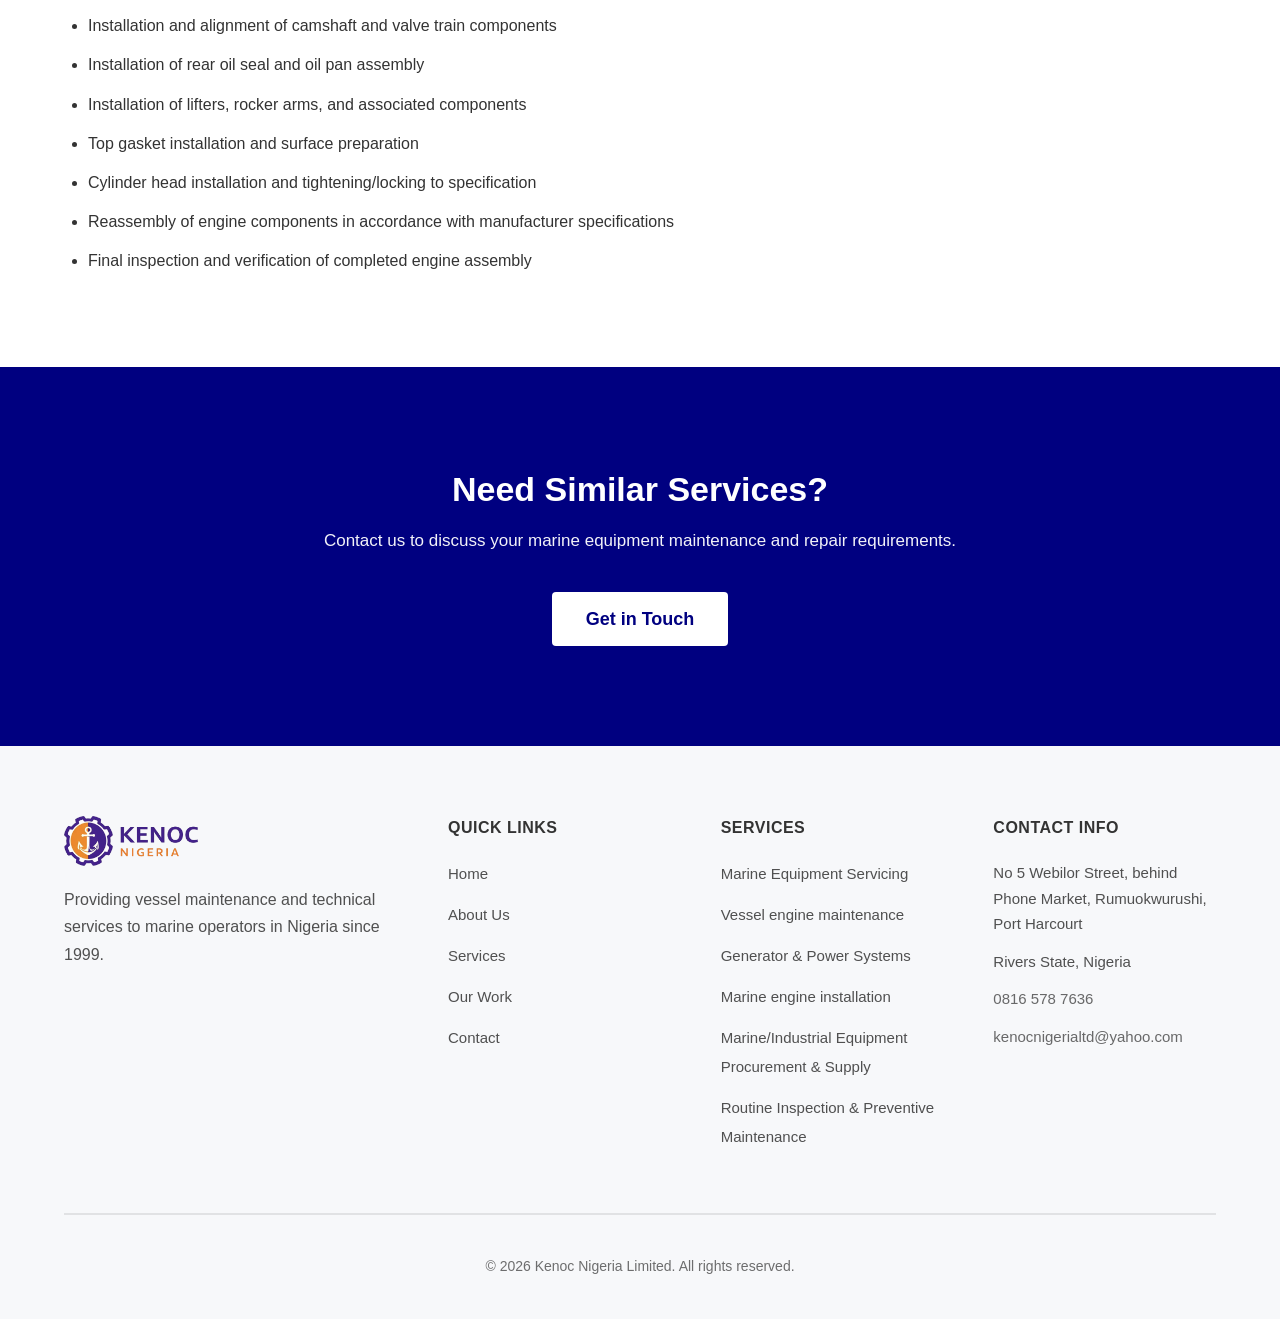
<file: project/project1.html>
<!DOCTYPE html>
<html lang="en">
<head>
    <meta charset="UTF-8">
    <meta name="viewport" content="width=device-width, initial-scale=1.0">
    <title>Complete OVERHAUL OF cat 3408 Marine Engine | Kenoc Nigeria Limited</title>
    <link rel="stylesheet" href="/styles.css">
    <!-- Favicons -->
    <link rel="icon" type="image/png" sizes="32x32" href="/assets/favicons/favicon-32x32.png">
    <link rel="icon" type="image/png" sizes="16x16" href="/assets/favicons/favicon-16x16.png">
    <link rel="shortcut icon" href="/favicon.ico">
    <link rel="apple-touch-icon" sizes="180x180" href="/assets/favicons/apple-touch-icon.png">
    <link rel="manifest" href="/assets/favicons/manifest.json">
    <meta name="theme-color" content="#000080">
</head>
<body>
   
         <header class="site-header">
        <div class="container">
            <div class="header-content">
                <!-- Logo - Replace 'kenoc-logo.png' with your actual logo file -->
                <div class="logo">
                    <img src="/assets/kenoc-logo.webp" alt="Kenoc Nigeria Limited" class="logo-image">
                </div>
                
                <!-- Mobile Menu Toggle Button -->
                <button class="mobile-menu-toggle" aria-label="Toggle menu">
                    <span></span>
                    <span></span>
                    <span></span>
                </button>
                
                <!-- Main Navigation -->
                <nav class="main-nav">
                    <ul>
                        <li><a href="/index.html" class="active">Home</a></li>
                        <li><a href="/about.html">About Us</a></li>
                        <li><a href="/services.html">Services</a></li>
                        <li><a href="/work.html">Our Work</a></li>
                        <li><a href="/contact.html">Contact Us</a></li>
                    </ul>
                </nav>
                
                <!-- Header CTA Button - Links to contact form -->
                <div class="header-cta">
                    <a href="contact.html" class="btn btn-header">Request a Quote</a>
                </div>
            </div>
        </div>
    </header>
  
    <main>
        <!-- ========================================
             PROJECT DETAIL SECTION
             ======================================== -->
        <section class="project-detail-section">
            <div class="container">
                <!-- Back Link -->
                <div class="back-link fade-in">
                    <a href="/work.html">← Back to Our Work</a>
                </div>

                <!-- Project Title -->
                <div class="project-header fade-in">
                    <h1>Auxilliary Generator Overhaul-CAT 3408 (Marine vessel)</h1>
                </div>

                <!-- Project Context -->
                <div class="project-context fade-in">
                    <p>
                        This project involved the complete overhaul of the auxiliary generator aboard a marine vessel, carried out while the vessel was docked. The work was undertaken to address reduced engine performance and mechanical wear identified during routine inspection and operation. The overhaul was executed in accordance with manufacturer specifications and industry best practices, and included full engine strip-down to the engine block, detailed inspection of all major components, replacement and servicing of worn parts, precise reassembly, and comprehensive testing to confirm proper operation and performance before return to service.
                    </p>
                </div>

                <!-- Project Image Gallery -->
                <div class="project-gallery fade-in">
                    <h2>Work Progression</h2>
                    <div class="gallery-grid">
                        <!-- Image 1 -->
                        <div class="gallery-item" data-caption="Inspection and installation of engine block components">
                            <div class="gallery-image">
                               
                                <div class="image-placeholder"><img src="/assets/Projects/Cat 3408/IMG_6476.webp" alt=""></div>
                            </div>
                            <p class="gallery-caption">Inspection and installation of engine block components</p>
                        </div>
                         <!-- Image 2 -->
                        <div class="gallery-item" data-caption="Installation of the cam shaft">
                            <div class="gallery-image">
                                <!-- REPLACE: Add actual project image -->
                                <div class="image-placeholder"><img src="/assets/Projects/Cat 3408/IMG_6516.webp" alt=""></div>
                            </div>
                            <p class="gallery-caption">Installation of the cam shaft</p>
                        </div>
                           <!-- Image 3 -->
                        <div class="gallery-item" data-caption="Installation of back seal">
                            <div class="gallery-image">
                                <!-- REPLACE: Add actual project image -->
                                <div class="image-placeholder"><img src="/assets/Projects/Cat 3408/IMG_6512.webp" alt=""></div>
                            </div>
                            <p class="gallery-caption">Installation of back seal</p>
                        </div>

                         <!-- Image 4 -->
                        <div class="gallery-item" data-caption="Installation of the oil Pan">
                            <div class="gallery-image">
                                <!-- REPLACE: Add actual project image -->
                                <div class="image-placeholder"><img src="/assets/Projects/Cat 3408/IMG_6482.webp" alt=""></div>
                            </div>
                            <p class="gallery-caption">Installation of the oil Pan</p>
                        </div>
                         <div class="gallery-item" data-caption="Installation of the Lifter">
                            <div class="gallery-image">
                                <!-- REPLACE: Add actual project image -->
                                <div class="image-placeholder"><img src="/assets/Projects/Cat 3408/IMG_6489.webp" alt=""></div>
                            </div>
                            <p class="gallery-caption">Installation of the Lifter</p>
                        </div>
                        <!-- Image 5-->
                        <div class="gallery-item" data-caption="Installation of the sealing rings">
                            <div class="gallery-image">
                                <!-- REPLACE: Add actual project image -->
                                <div class="image-placeholder"><img src="/assets/Projects/Cat 3408/IMG_6495.webp" alt=""></div>
                            </div>
                            <p class="gallery-caption">Installation of the sealing rings</p>
                        </div>

                       

                       
                        <!-- Image 6-->
                        <div class="gallery-item" data-caption="Installation of the top gasket">
                            <div class="gallery-image">
                                <!-- REPLACE: Add actual project image -->
                                <div class="image-placeholder"><img src="/assets/Projects/Cat 3408/IMG_6492.webp" alt=""></div>
                            </div>
                            <p class="gallery-caption">Installation of the top gasket</p>
                        </div>

                        <!-- Image 7 -->
                        <div class="gallery-item" data-caption="Installation and locking of the cylinder head">
                            <div class="gallery-image">
                                <!-- REPLACE: Add actual project image -->
                                <div class="image-placeholder"><img src="/assets/Projects/Cat 3408/IMG_6496.webp" alt=""></div>
                            </div>
                            <p class="gallery-caption">Installation and locking of the cylinder head</p>
                        </div>

                     
                        <!-- Image 8 -->
                        <div class="gallery-item" data-caption="Installation of the rocker arm">
                            <div class="gallery-image">
                                <!-- REPLACE: Add actual project image -->
                                <div class="image-placeholder"><img src="/assets/Projects/Cat 3408/IMG_6500.webp" alt=""></div>
                            </div>
                            <p class="gallery-caption">Installation of the rocker arm</p>
                        </div>
                        <!-- Image 9 -->
                        <div class="gallery-item" data-caption="Project Completion">
                            <div class="gallery-image">
                                <!-- REPLACE: Add actual project image -->
                                <div class="image-placeholder"><img src="/assets/Projects/Cat 3408/IMG_6481(1).webp" alt=""></div>
                            </div>
                            <p class="gallery-caption">Project Completion</p>
                        </div>
                    </div>
                </div>

                <!-- Scope of Work -->
                <div class="project-scope fade-in">
                    <h2>Scope of Work Included</h2>
                    <ul>
                         <li>Complete strip-down of marine propulsion engine to engine block level</li>
  <li>Detailed inspection of engine block, crankcase, and major components</li>
  <li>Cleaning, preparation, and inspection of all reusable components</li>
  <li>Installation of cylinder liner sealing O-rings</li>
  <li>Installation and alignment of camshaft and valve train components</li>
  <li>Installation of rear oil seal and oil pan assembly</li>
  <li>Installation of lifters, rocker arms, and associated components</li>
  <li>Top gasket installation and surface preparation</li>
  <li>Cylinder head installation and tightening/locking to specification</li>
  <li>Reassembly of engine components in accordance with manufacturer specifications</li>
  <li>Final inspection and verification of completed engine assembly</li>
                    </ul>
                </div>

            </div>
        </section>

        <!-- ========================================
             CTA SECTION
             ======================================== -->
        <section class="cta-section">
            <div class="container">
                <div class="cta-content fade-in">
                    <h2>Need Similar Services?</h2>
                    <p>Contact us to discuss your marine equipment maintenance and repair requirements.</p>
                    <a href="/contact.html" class="btn btn-light">Get in Touch</a>
                </div>
            </div>
        </section>
    </main>

    <!-- ========================================
         FOOTER - Same as other pages
         ======================================== -->
     <footer class="site-footer">
        <div class="container">
            <div class="footer-grid">
                <!-- Footer Column 1: Logo and description -->
                <div class="footer-column">
                    <div class="footer-logo">
                        <!-- REPLACE: Same logo as header -->
                        <img src="/assets/kenoc-logo.webp" alt="Kenoc Nigeria Limited" class="footer-logo-image">
                    </div>
                    <p class="footer-description">Providing vessel maintenance and technical services to marine operators in Nigeria since 1999.</p>
                </div>
                
                <!-- Footer Column 2: Quick links -->
                <div class="footer-column">
                    <h4>Quick Links</h4>
                    <ul class="footer-links">
                        <li><a href="index.html">Home</a></li>
                        <li><a href="about.html">About Us</a></li>
                        <li><a href="services.html">Services</a></li>
                        <li><a href="work.html">Our Work</a></li>
                        <li><a href="contact.html">Contact</a></li>
                    </ul>
                </div>
                
                <!-- Footer Column 3: Services -->
                <div class="footer-column">
                    <h4>Services</h4>
                    <ul class="footer-links">
                        <li><a href="services.html#equipment">Marine Equipment Servicing</a></li>
                        <li><a href="services.html#maintenance">Vessel engine maintenance</a></li>
                        <li><a href="services.html#generator">Generator & Power Systems</a></li>
                        <li><a href="services.html#installation">Marine engine installation</a></li>
                        <li><a href="services.html#supply">Marine/Industrial Equipment Procurement & Supply</a></li>
                        <li><a href="services.html#inspection">Routine Inspection & Preventive Maintenance</a></li>
                    </ul>
                </div>
                
                <!-- Footer Column 4: Contact info -->
                <div class="footer-column">
                    <h4>Contact Info</h4>
                    <ul class="footer-contact">
                        <li>
                            No 5 Webilor Street, behind Phone
                            Market, Rumuokwurushi, Port Harcourt
                        </li>
                        <li>Rivers State, Nigeria</li>
                        <li><a href="tel:+2348165787636">0816 578 7636</a></li>
                        <li><a href="mailto:kenocnigerialtd@yahoo.com">kenocnigerialtd@yahoo.com</a></li>
                    </ul>
                </div>
            </div>
            
            <!-- Footer bottom copyright -->
            <div class="footer-bottom">
                <p>&copy; 2026 Kenoc Nigeria Limited. All rights reserved.</p>
            </div>
        </div>
    </footer>

    <!-- Lightbox Modal (Hidden by default) -->
    <div id="lightbox" class="lightbox">
        <span class="lightbox-close">&times;</span>
        <img class="lightbox-content" id="lightbox-img">
        <div class="lightbox-caption" id="lightbox-caption"></div>
    </div>

    <script src="/script.js"></script>
</body>
</html>
</file>
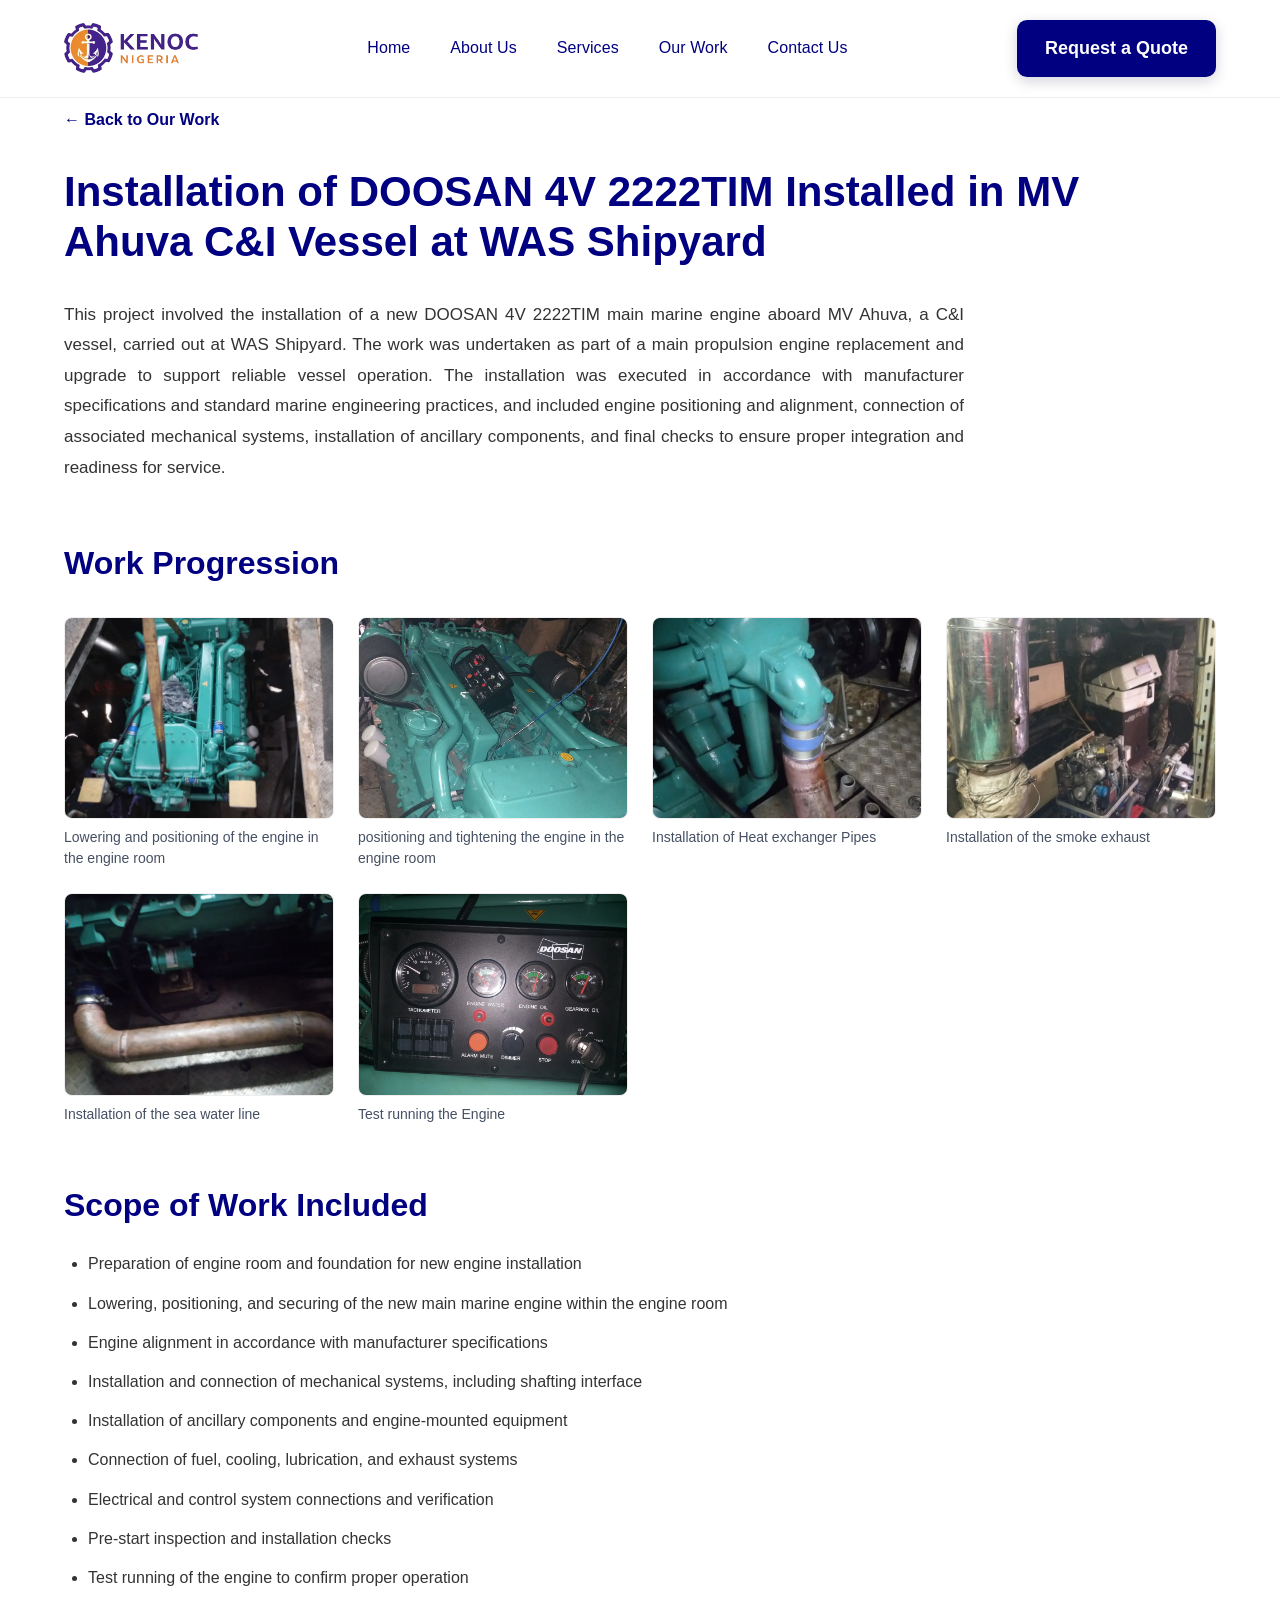
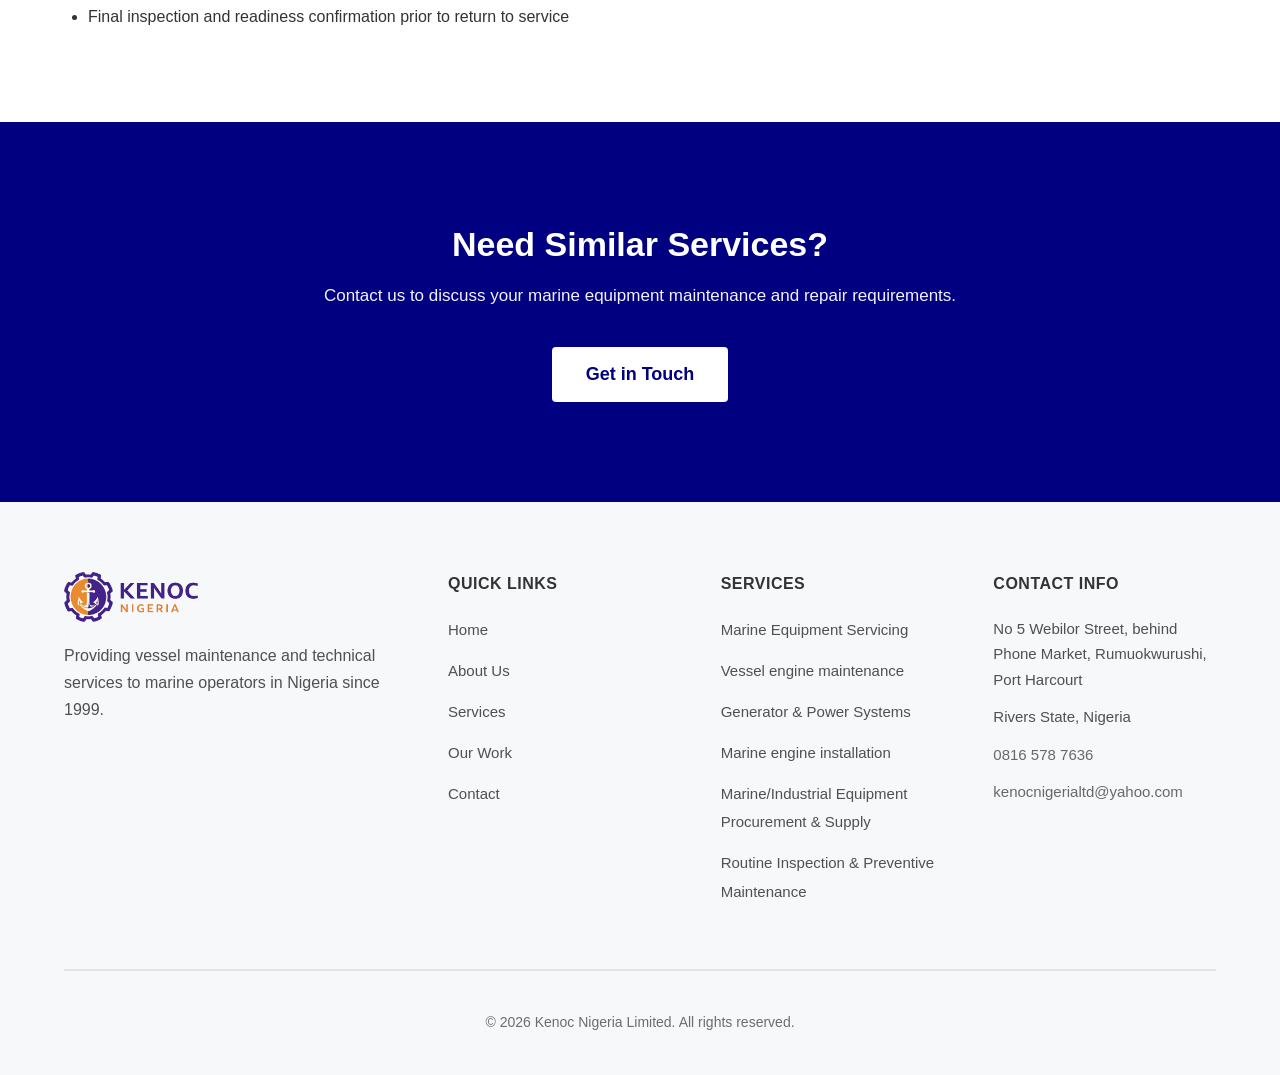
<file: project/Project2.html>
<!DOCTYPE html>
<html lang="en">
<head>
    <meta charset="UTF-8">
    <meta name="viewport" content="width=device-width, initial-scale=1.0">
    <title>Installation of  DOOSAN 4V 2222TIM Installed in MV Ahuva C&I Vessel at WAS Shipyard | Kenoc nigeria Limited</title>
    <link rel="stylesheet" href="/styles.css">
    <!-- Favicons -->
    <link rel="icon" type="image/png" sizes="32x32" href="/assets/favicons/favicon-32x32.png">
    <link rel="icon" type="image/png" sizes="16x16" href="/assets/favicons/favicon-16x16.png">
    <link rel="shortcut icon" href="/favicon.ico">
    <link rel="apple-touch-icon" sizes="180x180" href="/assets/favicons/apple-touch-icon.png">
    <link rel="manifest" href="/assets/favicons/manifest.json">
    <meta name="theme-color" content="#000080">
</head>
<body>
   
         <header class="site-header">
        <div class="container">
            <div class="header-content">
                <!-- Logo - Replace 'kenoc-logo.png' with your actual logo file -->
                <div class="logo">
                    <img src="/assets/kenoc-logo.webp" alt="Kenoc Nigeria Limited" class="logo-image">
                </div>
                
                <!-- Mobile Menu Toggle Button -->
                <button class="mobile-menu-toggle" aria-label="Toggle menu">
                    <span></span>
                    <span></span>
                    <span></span>
                </button>
                
                <!-- Main Navigation -->
                <nav class="main-nav">
                    <ul>
                        <li><a href="/index.html" class="active">Home</a></li>
                        <li><a href="/about.html">About Us</a></li>
                        <li><a href="/services.html">Services</a></li>
                        <li><a href="/work.html">Our Work</a></li>
                        <li><a href="/contact.html">Contact Us</a></li>
                    </ul>
                </nav>
                
                <!-- Header CTA Button - Links to contact form -->
                <div class="header-cta">
                    <a href="contact.html" class="btn btn-header">Request a Quote</a>
                </div>
            </div>
        </div>
    </header>
  
    <main>
        <!-- ========================================
             PROJECT DETAIL SECTION
             ======================================== -->
        <section class="project-detail-section">
            <div class="container">
                <!-- Back Link -->
                <div class="back-link fade-in">
                    <a href="/work.html">← Back to Our Work</a>
                </div>

                <!-- Project Title -->
                <div class="project-header fade-in">
                    <h1>Installation of  DOOSAN 4V 2222TIM Installed in MV Ahuva C&I Vessel at WAS Shipyard</h1>
                </div>

                <!-- Project Context -->
                <div class="project-context fade-in">
                    <p>
                        This project involved the installation of a new DOOSAN 4V 2222TIM main marine engine aboard MV Ahuva, a C&I vessel, carried out at WAS Shipyard. The work was undertaken as part of a main propulsion engine replacement and upgrade to support reliable vessel operation. The installation was executed in accordance with manufacturer specifications and standard marine engineering practices, and included engine positioning and alignment, connection of associated mechanical systems, installation of ancillary components, and final checks to ensure proper integration and readiness for service.
                    </p>
                </div>

                <!-- Project Image Gallery -->
                <div class="project-gallery fade-in">
                    <h2>Work Progression</h2>
                    <div class="gallery-grid">
                        <!-- Image 1 -->
                        <div class="gallery-item" data-caption="">
                            <div class="gallery-image">
                               
                                <div class="image-placeholder"><img src="/assets/Projects/doosan/WhatsApp Image 2026-01-20 at 00.40.37.webp" alt=""></div>
                            </div>
                            <p class="gallery-caption">Lowering and positioning of the engine in the engine room</p>
                        </div>
                         <!-- Image 2 -->
                        <div class="gallery-item" data-caption="">
                            <div class="gallery-image">
                                <!-- REPLACE: Add actual project image -->
                                <div class="image-placeholder"><img src="/assets/Projects/doosan/20200530_114653(1).webp" alt=""></div>
                            </div>
                            <p class="gallery-caption">positioning and tightening the engine in the engine room</p>
                        </div>
                           <!-- Image 3 -->
                        <div class="gallery-item" data-caption="">
                            <div class="gallery-image">
                                <!-- REPLACE: Add actual project image -->
                                <div class="image-placeholder"><img src="/assets/Projects/doosan/20200530_113835.webp" alt=""></div>
                            </div>
                            <p class="gallery-caption">Installation of Heat exchanger Pipes</p>
                        </div>

                         <!-- Image 4 -->
                        <div class="gallery-item" data-caption="">
                            <div class="gallery-image">
                                <!-- REPLACE: Add actual project image -->
                                <div class="image-placeholder"><img src="/assets/Projects/doosan/20200530_113800.webp" alt=""></div>
                            </div>
                            <p class="gallery-caption">Installation of the smoke exhaust</p>
                        </div>
                         <div class="gallery-item" data-caption="">
                            <div class="gallery-image">
                                <!-- REPLACE: Add actual project image -->
                                <div class="image-placeholder"><img src="/assets/Projects/doosan/20200530_113813.webp" alt=""></div>
                            </div>
                            <p class="gallery-caption">Installation of the sea water line</p>
                        </div>
                        <!-- Image 5-->
                        <div class="gallery-item" data-caption="">
                            <div class="gallery-image">
                                <!-- REPLACE: Add actual project image -->
                                <div class="image-placeholder"><img src="/assets/Projects/doosan/20200530_114529.webp" alt=""></div>
                            </div>
                            <p class="gallery-caption">Test running the Engine</p>
                        </div>

                       

                       
                    </div>
                </div>

                <!-- Scope of Work -->
                <div class="project-scope fade-in">
                    <h2>Scope of Work Included</h2>
                    <ul>
                          <li>Preparation of engine room and foundation for new engine installation</li>
  <li>Lowering, positioning, and securing of the new main marine engine within the engine room</li>
  <li>Engine alignment in accordance with manufacturer specifications</li>
  <li>Installation and connection of mechanical systems, including shafting interface</li>
  <li>Installation of ancillary components and engine-mounted equipment</li>
  <li>Connection of fuel, cooling, lubrication, and exhaust systems</li>
  <li>Electrical and control system connections and verification</li>
  <li>Pre-start inspection and installation checks</li>
  <li>Test running of the engine to confirm proper operation</li>
  <li>Final inspection and readiness confirmation prior to return to service</li>
                    </ul>
                </div>

            </div>
        </section>

        <!-- ========================================
             CTA SECTION
             ======================================== -->
        <section class="cta-section">
            <div class="container">
                <div class="cta-content fade-in">
                    <h2>Need Similar Services?</h2>
                    <p>Contact us to discuss your marine equipment maintenance and repair requirements.</p>
                    <a href="/contact.html" class="btn btn-light">Get in Touch</a>
                </div>
            </div>
        </section>
    </main>

    <!-- ========================================
         FOOTER - Same as other pages
         ======================================== -->
     <footer class="site-footer">
        <div class="container">
            <div class="footer-grid">
                <!-- Footer Column 1: Logo and description -->
                <div class="footer-column">
                    <div class="footer-logo">
                        <!-- REPLACE: Same logo as header -->
                        <img src="/assets/kenoc-logo.webp" alt="Kenoc Nigeria Limited" class="footer-logo-image">
                    </div>
                    <p class="footer-description">Providing vessel maintenance and technical services to marine operators in Nigeria since 1999.</p>
                </div>
                
                <!-- Footer Column 2: Quick links -->
                <div class="footer-column">
                    <h4>Quick Links</h4>
                    <ul class="footer-links">
                        <li><a href="index.html">Home</a></li>
                        <li><a href="about.html">About Us</a></li>
                        <li><a href="services.html">Services</a></li>
                        <li><a href="work.html">Our Work</a></li>
                        <li><a href="contact.html">Contact</a></li>
                    </ul>
                </div>
                
                <!-- Footer Column 3: Services -->
                <div class="footer-column">
                    <h4>Services</h4>
                    <ul class="footer-links">
                        <li><a href="services.html#equipment">Marine Equipment Servicing</a></li>
                        <li><a href="services.html#maintenance">Vessel engine maintenance</a></li>
                        <li><a href="services.html#generator">Generator & Power Systems</a></li>
                        <li><a href="services.html#installation">Marine engine installation</a></li>
                        <li><a href="services.html#supply">Marine/Industrial Equipment Procurement & Supply</a></li>
                        <li><a href="services.html#inspection">Routine Inspection & Preventive Maintenance</a></li>
                    </ul>
                </div>
                
                <!-- Footer Column 4: Contact info -->
                <div class="footer-column">
                    <h4>Contact Info</h4>
                    <ul class="footer-contact">
                        <li>
                            No 5 Webilor Street, behind Phone
                            Market, Rumuokwurushi, Port Harcourt
                        </li>
                        <li>Rivers State, Nigeria</li>
                        <li><a href="tel:+2348165787636">0816 578 7636</a></li>
                        <li><a href="mailto:kenocnigerialtd@yahoo.com">kenocnigerialtd@yahoo.com</a></li>
                    </ul>
                </div>
            </div>
            
            <!-- Footer bottom copyright -->
            <div class="footer-bottom">
                <p>&copy; 2026 Kenoc Nigeria Limited. All rights reserved.</p>
            </div>
        </div>
    </footer>

    <!-- Lightbox Modal (Hidden by default) -->
    <div id="lightbox" class="lightbox">
        <span class="lightbox-close">&times;</span>
        <img class="lightbox-content" id="lightbox-img">
        <div class="lightbox-caption" id="lightbox-caption"></div>
    </div>

    <script src="/script.js"></script>
</body>
</html>
</file>
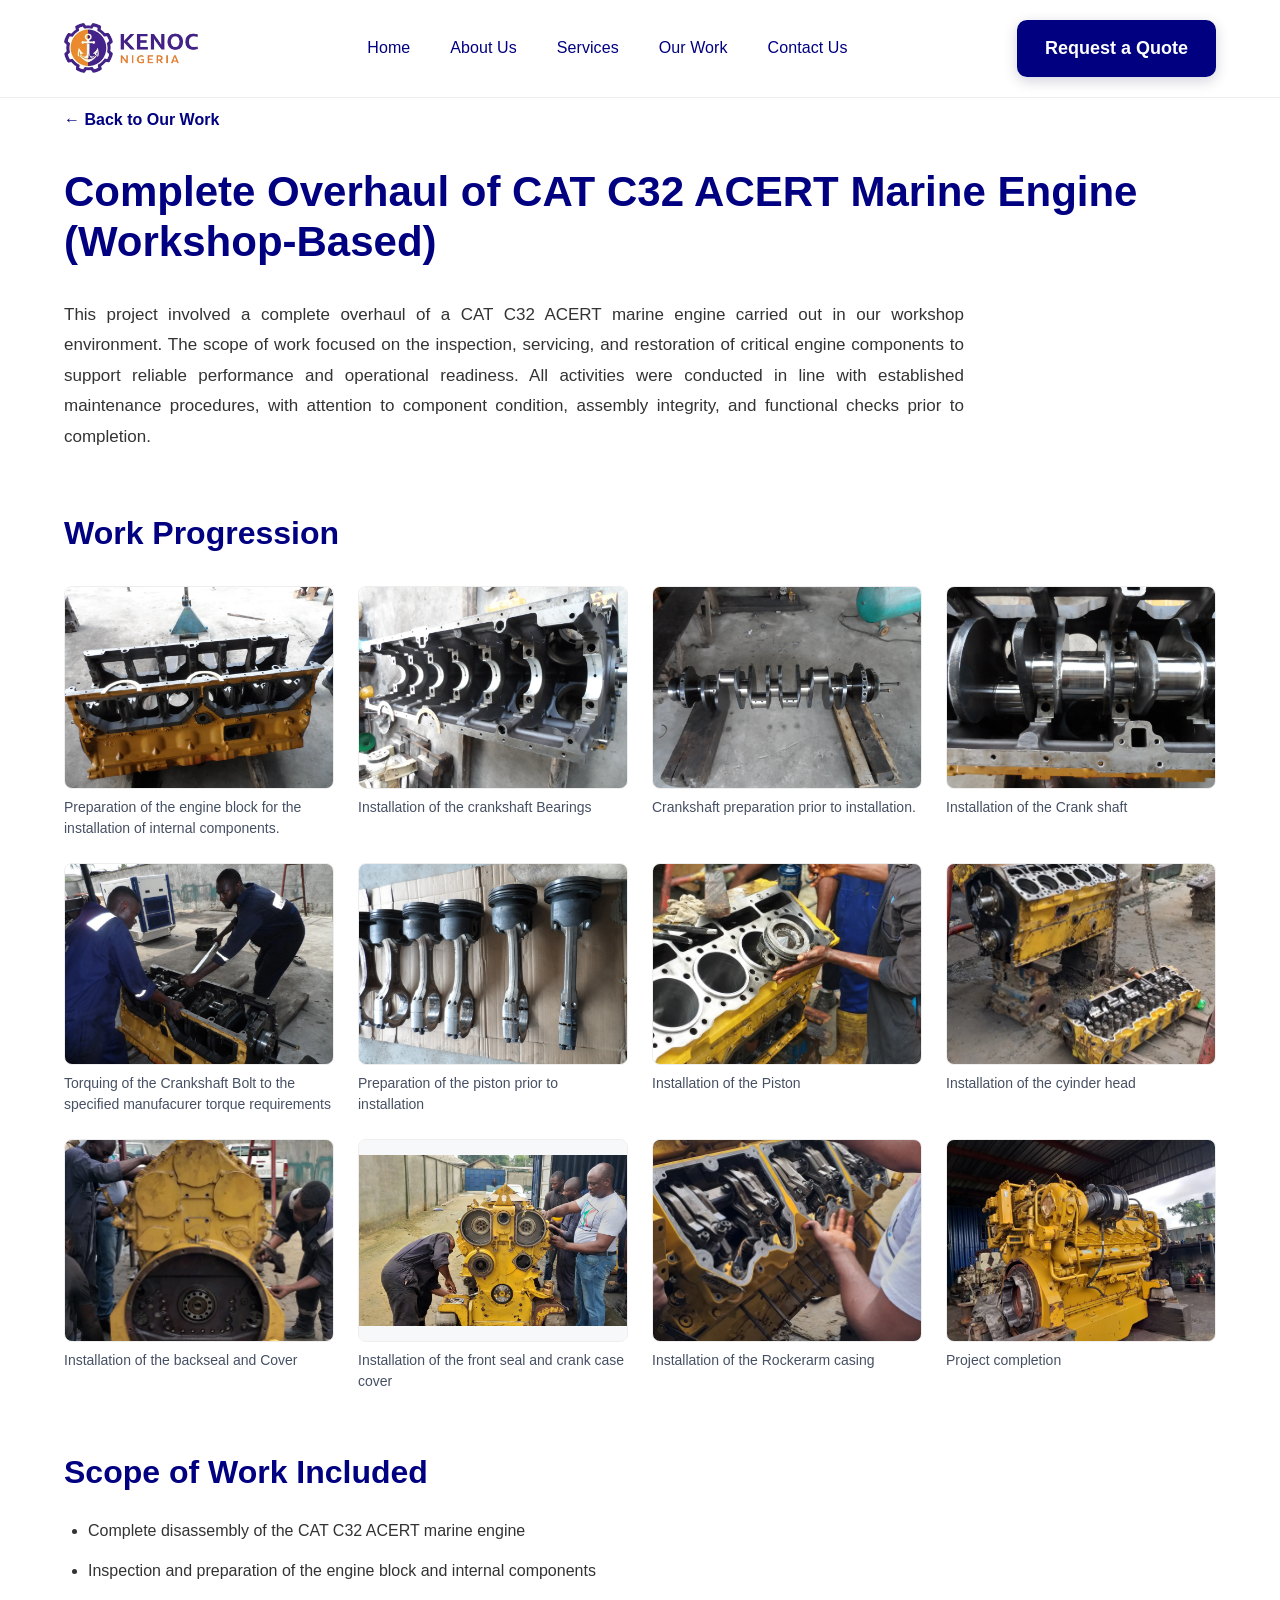
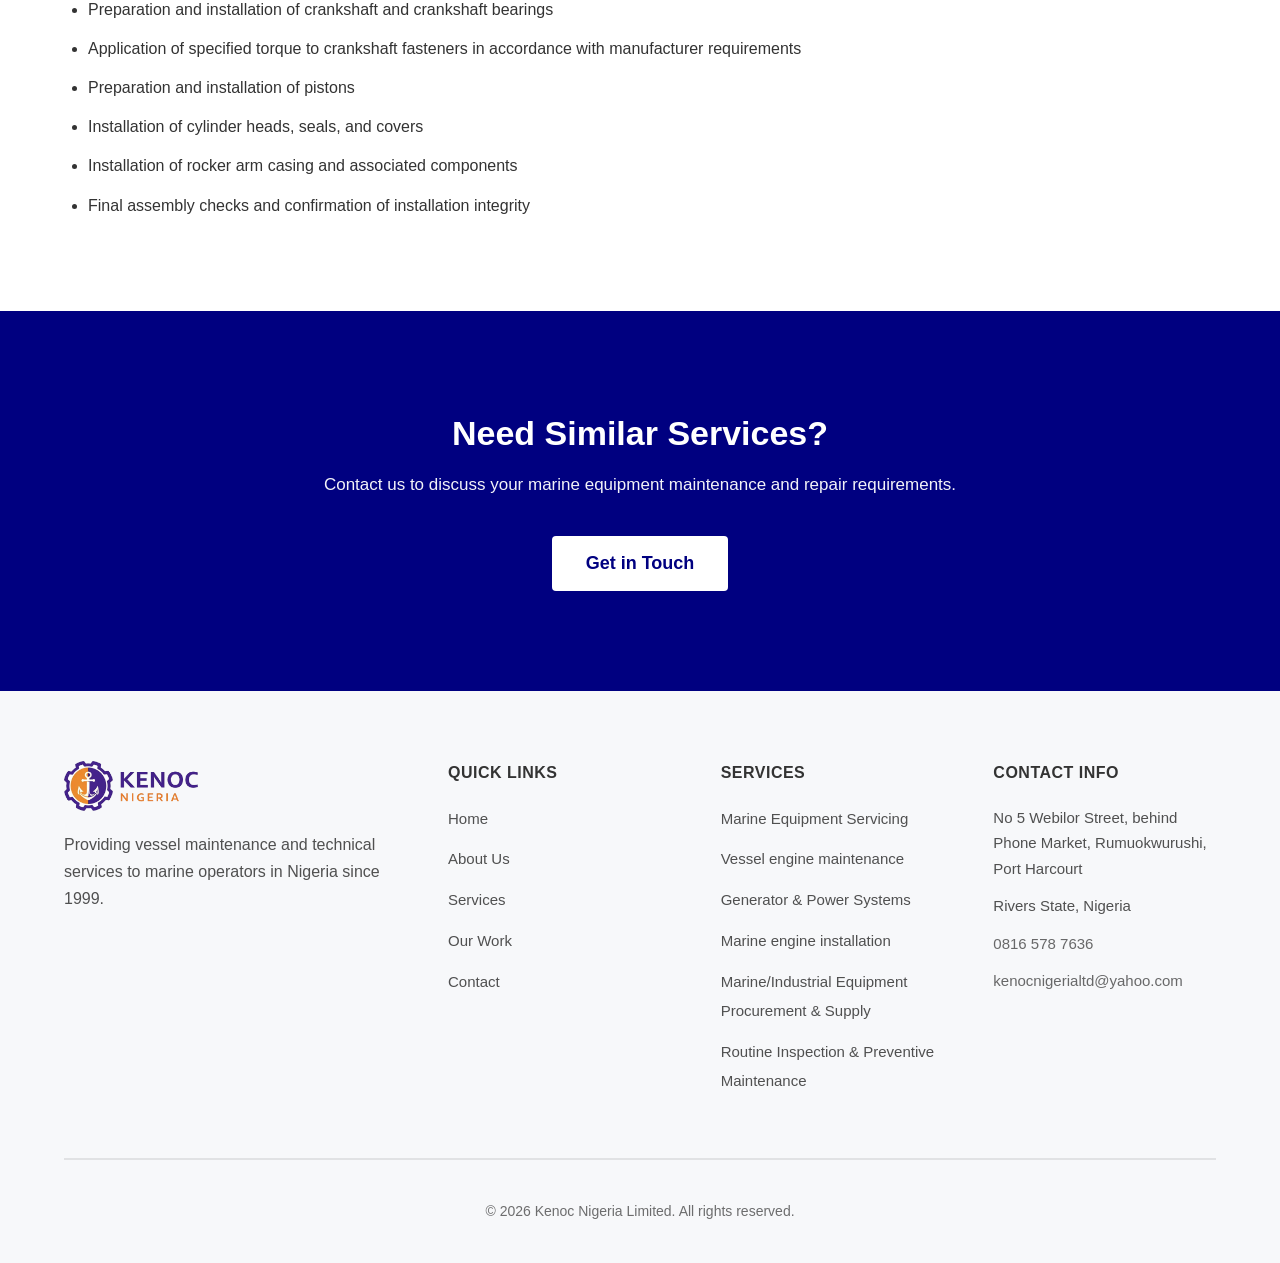
<file: project/project3.html>
<!DOCTYPE html>
<html lang="en">
<head>
    <meta charset="UTF-8">
    <meta name="viewport" content="width=device-width, initial-scale=1.0">
    <title>IComplete Overhaul of CAT C32 ACERT Marine Engine (Workshop-Based)| Kenoc Nigeria Limited </title>
    <link rel="stylesheet" href="/styles.css">
    <!-- Favicons -->
    <link rel="icon" type="image/png" sizes="32x32" href="/assets/favicons/favicon-32x32.png">
    <link rel="icon" type="image/png" sizes="16x16" href="/assets/favicons/favicon-16x16.png">
    <link rel="shortcut icon" href="/favicon.ico">
    <link rel="apple-touch-icon" sizes="180x180" href="/assets/favicons/apple-touch-icon.png">
    <link rel="manifest" href="/assets/favicons/manifest.json">
    <meta name="theme-color" content="#000080">
</head>
<body>
   
         <header class="site-header">
        <div class="container">
            <div class="header-content">
                <!-- Logo - Replace 'kenoc-logo.png' with your actual logo file -->
                <div class="logo">
                    <img src="/assets/kenoc-logo.webp" alt="Kenoc Nigeria Limited" class="logo-image">
                </div>
                
                <!-- Mobile Menu Toggle Button -->
                <button class="mobile-menu-toggle" aria-label="Toggle menu">
                    <span></span>
                    <span></span>
                    <span></span>
                </button>
                
                <!-- Main Navigation -->
                <nav class="main-nav">
                    <ul>
                        <li><a href="/index.html" class="active">Home</a></li>
                        <li><a href="/about.html">About Us</a></li>
                        <li><a href="/services.html">Services</a></li>
                        <li><a href="/work.html">Our Work</a></li>
                        <li><a href="/contact.html">Contact Us</a></li>
                    </ul>
                </nav>
                
                <!-- Header CTA Button - Links to contact form -->
                <div class="header-cta">
                    <a href="contact.html" class="btn btn-header">Request a Quote</a>
                </div>
            </div>
        </div>
    </header>
  
    <main>
        <!-- ========================================
             PROJECT DETAIL SECTION
             ======================================== -->
        <section class="project-detail-section">
            <div class="container">
                <!-- Back Link -->
                <div class="back-link fade-in">
                    <a href="/work.html">← Back to Our Work</a>
                </div>

                <!-- Project Title -->
                <div class="project-header fade-in">
                    <h1>Complete Overhaul of CAT C32 ACERT Marine Engine (Workshop-Based)</h1>
                </div>

                <!-- Project Context -->
                <div class="project-context fade-in">
                    <p>
                        This project involved a complete overhaul of a CAT C32 ACERT marine engine carried out in our workshop environment. The scope of work focused on the inspection, servicing, and restoration of critical engine components to support reliable performance and operational readiness. All activities were conducted in line with established maintenance procedures, with attention to component condition, assembly integrity, and functional checks prior to completion.
                    </p>
                </div>

                <!-- Project Image Gallery -->
                <div class="project-gallery fade-in">
                    <h2>Work Progression</h2>
                    <div class="gallery-grid">
                        <!-- Image 1 -->
                        <div class="gallery-item" data-caption="">
                            <div class="gallery-image">
                               
                                <div class="image-placeholder"><img src="/assets/Projects/CAT C32/SAM_0218.webp" alt=""></div>
                            </div>
                            <p class="gallery-caption">Preparation of the engine block for the installation of internal components.</p>
                        </div>
                         <!-- Image 2 -->
                        <div class="gallery-item" data-caption="">
                            <div class="gallery-image">
                                <!-- REPLACE: Add actual project image -->
                                <div class="image-placeholder"><img src="/assets/Projects/CAT C32/SAM_0217-1.webp" alt=""></div>
                            </div>
                            <p class="gallery-caption">Installation of the crankshaft Bearings</p>
                        </div>
                           <!-- Image 3 -->
                        <div class="gallery-item" data-caption="">
                            <div class="gallery-image">
                                <!-- REPLACE: Add actual project image -->
                                <div class="image-placeholder"><img src="/assets/Projects/CAT C32/SAM_0219.webp" alt=""></div>
                            </div>
                            <p class="gallery-caption">Crankshaft preparation prior to installation.</p>
                        </div>

                         <!-- Image 4 -->
                        <div class="gallery-item" data-caption="">
                            <div class="gallery-image">
                                <!-- REPLACE: Add actual project image -->
                                <div class="image-placeholder"><img src="/assets/Projects/CAT C32/SAM_0224.webp" alt=""></div>
                            </div>
                            <p class="gallery-caption">Installation of the Crank shaft</p>
                        </div>
                         <div class="gallery-item" data-caption="">
                            <div class="gallery-image">
                                <!-- REPLACE: Add actual project image -->
                                <div class="image-placeholder"><img src="/assets/torquing-catc32.webp" alt=""></div>
                            </div>
                            <p class="gallery-caption">Torquing of the Crankshaft Bolt to the specified manufacurer torque requirements</p>
                        </div>
                        <!-- Image 5-->
                        <div class="gallery-item" data-caption="">
                            <div class="gallery-image">
                                <!-- REPLACE: Add actual project image -->
                                <div class="image-placeholder"><img src="/assets/Projects/CAT C32/SAM_0247.webp" alt=""></div>
                            </div>
                            <p class="gallery-caption">Preparation of the piston prior to installation</p>
                        </div>
                        <!-- Image 4 -->
                        <div class="gallery-item" data-caption="">
                            <div class="gallery-image">
                                <!-- REPLACE: Add actual project image -->
                                <div class="image-placeholder"><img src="/assets/Projects/CAT C32/20190131_100744.webp" alt=""></div>
                            </div>
                            <p class="gallery-caption">Installation of the Piston</p>
                        </div>
                         <div class="gallery-item" data-caption="">
                            <div class="gallery-image">
                                <!-- REPLACE: Add actual project image -->
                                <div class="image-placeholder"><img src="/assets/Projects/CAT C32/20190121_144743.webp" alt=""></div>
                            </div>
                            <p class="gallery-caption">Installation of the cyinder head</p>
                        </div>
                         <div class="gallery-item" data-caption="">
                            <div class="gallery-image">
                                <!-- REPLACE: Add actual project image -->
                                <div class="image-placeholder"><img src="/assets/Projects/CAT C32/20190205_112005.webp" alt=""></div>
                            </div>
                            <p class="gallery-caption">Installation of the backseal and Cover</p>
                        </div>
                        <!-- Image 5-->
                        <div class="gallery-item" data-caption="">
                            <div class="gallery-image">
                                <!-- REPLACE: Add actual project image -->
                                <div class="image-placeholder"><img src="/assets/Projects/CAT C32/20190205_111927.webp" alt=""></div>
                            </div>
                            <p class="gallery-caption">Installation of the front seal and crank case cover</p>
                        </div>
                        <!-- Image 4 -->
                        <div class="gallery-item" data-caption="">
                            <div class="gallery-image">
                                <!-- REPLACE: Add actual project image -->
                                <div class="image-placeholder"><img src="/assets/Projects/CAT C32/20190205_111817.webp" alt=""></div>
                            </div>
                            <p class="gallery-caption">Installation of the Rockerarm casing</p>
                        </div>
                        
                        <!-- Image 5-->
                        <div class="gallery-item" data-caption="">
                            <div class="gallery-image">
                                <!-- REPLACE: Add actual project image -->
                                <div class="image-placeholder"><img src="/assets/Projects/CAT C32/20190206_112005.webp" alt=""></div>
                            </div>
                            <p class="gallery-caption">Project completion</p>
                        </div>

                       

                       
                    </div>
                </div>

                <!-- Scope of Work -->
                <div class="project-scope fade-in">
                    <h2>Scope of Work Included</h2>
                    <ul>
  <li>Complete disassembly of the CAT C32 ACERT marine engine</li>
  <li>Inspection and preparation of the engine block and internal components</li>
  <li>Preparation and installation of crankshaft and crankshaft bearings</li>
  <li>Application of specified torque to crankshaft fasteners in accordance with manufacturer requirements</li>
  <li>Preparation and installation of pistons</li>
  <li>Installation of cylinder heads, seals, and covers</li>
  <li>Installation of rocker arm casing and associated components</li>
  <li>Final assembly checks and confirmation of installation integrity</li>
 
                    </ul>
                </div>

            </div>
        </section>

        <!-- ========================================
             CTA SECTION
             ======================================== -->
        <section class="cta-section">
            <div class="container">
                <div class="cta-content fade-in">
                    <h2>Need Similar Services?</h2>
                    <p>Contact us to discuss your marine equipment maintenance and repair requirements.</p>
                    <a href="/contact.html" class="btn btn-light">Get in Touch</a>
                </div>
            </div>
        </section>
    </main>

    <!-- ========================================
         FOOTER - Same as other pages
         ======================================== -->
     <footer class="site-footer">
        <div class="container">
            <div class="footer-grid">
                <!-- Footer Column 1: Logo and description -->
                <div class="footer-column">
                    <div class="footer-logo">
                        <!-- REPLACE: Same logo as header -->
                        <img src="/assets/kenoc-logo.webp" alt="Kenoc Nigeria Limited" class="footer-logo-image">
                    </div>
                    <p class="footer-description">Providing vessel maintenance and technical services to marine operators in Nigeria since 1999.</p>
                </div>
                
                <!-- Footer Column 2: Quick links -->
                <div class="footer-column">
                    <h4>Quick Links</h4>
                    <ul class="footer-links">
                        <li><a href="index.html">Home</a></li>
                        <li><a href="about.html">About Us</a></li>
                        <li><a href="services.html">Services</a></li>
                        <li><a href="work.html">Our Work</a></li>
                        <li><a href="contact.html">Contact</a></li>
                    </ul>
                </div>
                
                <!-- Footer Column 3: Services -->
                <div class="footer-column">
                    <h4>Services</h4>
                    <ul class="footer-links">
                        <li><a href="services.html#equipment">Marine Equipment Servicing</a></li>
                        <li><a href="services.html#maintenance">Vessel engine maintenance</a></li>
                        <li><a href="services.html#generator">Generator & Power Systems</a></li>
                        <li><a href="services.html#installation">Marine engine installation</a></li>
                        <li><a href="services.html#supply">Marine/Industrial Equipment Procurement & Supply</a></li>
                        <li><a href="services.html#inspection">Routine Inspection & Preventive Maintenance</a></li>
                    </ul>
                </div>
                
                <!-- Footer Column 4: Contact info -->
                <div class="footer-column">
                    <h4>Contact Info</h4>
                    <ul class="footer-contact">
                        <li>
                            No 5 Webilor Street, behind Phone
                            Market, Rumuokwurushi, Port Harcourt
                        </li>
                        <li>Rivers State, Nigeria</li>
                        <li><a href="tel:+2348165787636">0816 578 7636</a></li>
                        <li><a href="mailto:kenocnigerialtd@yahoo.com">kenocnigerialtd@yahoo.com</a></li>
                    </ul>
                </div>
            </div>
            
            <!-- Footer bottom copyright -->
            <div class="footer-bottom">
                <p>&copy; 2026 Kenoc Nigeria Limited. All rights reserved.</p>
            </div>
        </div>
    </footer>

    <!-- Lightbox Modal (Hidden by default) -->
    <div id="lightbox" class="lightbox">
        <span class="lightbox-close">&times;</span>
        <img class="lightbox-content" id="lightbox-img">
        <div class="lightbox-caption" id="lightbox-caption"></div>
    </div>

    <script src="/script.js"></script>
</body>
</html>
</file>
<file: styles.css>
/* ============================================
   KENOC NIGERIA LIMITED - PROFESSIONAL STYLES
   Million-dollar website design
   ============================================ */

/* ============================================
   CSS RESET & BASE STYLES
   ============================================ */
* {
    margin: 0;
    padding: 0;
    box-sizing: border-box;
}

/* ============================================
   CSS VARIABLES - Update these to change colors site-wide
   ============================================ */
:root {
    /* Primary Colors — navy + white system (orange lives only in the logo) */
    --navy: #000080;                    /* Main brand color / CTAs */
    --navy-deep: #05082B;               /* Deep navy for hero gradient */
    --steel: #E9ECF5;                   /* Cool light neutral / hairlines */
    --white: #FFFFFF;                   /* Base background */
    --soft-gray: #F7F8FA;              /* Structural background */
    
    /* Text Colors */
    --text-primary: #333333;           /* Main text */
    --text-secondary: #465063;         /* Readable slate for body/descriptions */
    --text-muted: #B0B0B0;             /* Low-emphasis text */
    --text-light: #E5E7EB;             /* Very light text */
    
    /* Border Colors */
    --border-light: #EEEEEE;           /* Light borders */
    --border-medium: #DDD;             /* Medium borders */
    
    /* Transitions */
    --transition-smooth: all 0.3s ease;
}

/* ============================================
   BASE HTML & BODY
   ============================================ */
html {
    scroll-behavior: smooth;
}

body {
    font-family: 'Inter', -apple-system, BlinkMacSystemFont, 'Segoe UI', sans-serif;
    font-size: 17px;                   /* Body text size */
    font-weight: 400;                  /* Regular weight */
    line-height: 1.7;
    color: var(--text-primary);
    background-color: var(--white);
    overflow-x: hidden;
}

/* ============================================
   TYPOGRAPHY - Font sizes and weights
   ============================================ */
h1 {
    font-size: 46px;                   /* Hero heading size */
    font-weight: 600;                  /* Semi-bold */
    line-height: 1.2;
    color: var(--text-primary);
}

h2 {
    font-size: 34px;                   /* Section heading size */
    font-weight: 600;                  /* Semi-bold */
    line-height: 1.3;
    color: var(--text-primary);
}

h3 {
    font-size: 22px;
    font-weight: 600;
    line-height: 1.4;
    color: var(--text-primary);
}

h4 {
    font-size: 18px;
    font-weight: 600;
    line-height: 1.5;
    color: var(--text-primary);
}

p {
    font-size: 17px;                   /* Body text size */
    font-weight: 400;
    line-height: 1.7;
    color: var(--text-primary);
}

/* ============================================
   GLOBAL ELEMENTS
   ============================================ */
img {
    max-width: 100%;
    height: auto;
    display: block;
}

a {
    text-decoration: none;
    color: inherit;
    transition: var(--transition-smooth);
}

ul {
    list-style: none;
}

/* ============================================
   CONTAINER - Max width wrapper
   ============================================ */
.container {
    max-width: 1200px;
    margin: 0 auto;
    padding: 0 24px;
}

/* ============================================
   FADE-IN ANIMATION - Applied via JavaScript
   ============================================ */
.fade-in {
    opacity: 0;
    transform: translateY(30px);
    transition: opacity 0.6s ease, transform 0.6s ease;
}

.fade-in.visible {
    opacity: 1;
    transform: translateY(0);
}

/* ============================================
   HEADER - Fixed white header
   ============================================ */
.site-header {
    background-color: var(--white);
    border-bottom: 1px solid var(--border-light);
    position: fixed;                   /* Stays at top while scrolling */
    top: 0;
    left: 0;
    right: 0;
    z-index: 1000;
    transition: box-shadow 0.3s ease;
}

/* Subtle shadow once scrolled */
.site-header.scrolled {
    box-shadow: 0 4px 12px rgba(0, 0, 0, 0.08);
}

.header-content {
    display: flex;
    justify-content: space-between;
    align-items: center;
    padding: 20px 0;
}

/* Logo */
.logo-image {
    height: 50px;                      /* Adjust based on your logo */
    width: auto;
}

/* Main Navigation */
.main-nav ul {
    display: flex;
    gap: 40px;
}

.main-nav a {
    color: var(--navy);
    font-weight: 500;
    font-size: 16px;
    letter-spacing: 0.005em;
    padding: 8px 0;
    position: relative;
}

/* Active/hover state for nav links - simple underline */
.main-nav a::after {
    content: '';
    position: absolute;
    bottom: 0;
    left: 0;
    width: 0;
    height: 2px;
    background-color: var(--navy);
    transition: width 0.3s ease;
}

.main-nav a:hover::after,
.main-nav a.active::after {
    width: 100%;
}

/* Header CTA Button */
.header-cta {
    display: flex;
   
}

.btn-header {
    background-color: var(--navy);
    color: var(--white);
    padding: 11px 26px !important;
    font-size: 15px;
    font-weight: 600;
    border-radius: 10px !important;
    box-shadow: 0 4px 14px rgba(0, 0, 60, 0.18);
    transition: transform 0.25s ease, box-shadow 0.25s ease;
}

.btn-header:hover {
    transform: translateY(-2px);
    box-shadow: 0 8px 22px rgba(0, 0, 60, 0.26);
}

/* Mobile Menu Toggle - Hidden on desktop */
.mobile-menu-toggle {
    display: none;
    flex-direction: column;
    gap: 6px;
    background: none;
    border: none;
    cursor: pointer;
    padding: 8px;
}

.mobile-menu-toggle span {
    width: 28px;
    height: 3px;
    background-color: var(--navy);
    transition: var(--transition-smooth);
    border-radius: 2px;
}

/* ============================================
   HERO SECTION - Full-page image with overlay
   UPDATE: Replace background-image URL with your vessel photo
   ============================================ */
.hero {
    position: relative;
    min-height: 100vh;                 /* Full viewport height */
    display: flex;
    align-items: center;
    color: var(--white);
    overflow: hidden;
    margin-top: 90px;                  /* Space for fixed white header */
}

/* Hero Background Image */
.hero-background {
    position: absolute;
    top: 0;
    left: 0;
    right: 0;
    bottom: 0;
    /* REPLACE THIS: Add your vessel image */
    background-image: url(/assets/);
    background-size: cover;
    background-position: center;
    background-repeat: no-repeat;
}

/* Navy Overlay - Directional gradient: dark on the left for text
   readability, clearing toward the right so the vessel shows through */
.hero-overlay {
    position: absolute;
    top: 0;
    left: 0;
    right: 0;
    bottom: 0;
    background:
        linear-gradient(
            100deg,
            rgba(0, 0, 55, 0.92) 0%,
            rgba(0, 0, 75, 0.80) 38%,
            rgba(0, 0, 90, 0.50) 70%,
            rgba(0, 0, 100, 0.34) 100%
        ),
        linear-gradient(
            to top,
            rgba(0, 0, 40, 0.55) 0%,
            rgba(0, 0, 40, 0) 30%
        );
}

/* Hero Content - Text on left side */
.hero-content {
    position: relative;
    z-index: 1;
    max-width: 700px;      
    margin-left: -450px;           /* Keeps text on left side */
}

.hero h1 {
    color: var(--white);
    margin-bottom: 24px;
    text-shadow: 0 2px 18px rgba(0, 0, 30, 0.35);
}

.hero p {
    color: var(--white);
    margin-bottom: 32px;
    opacity: 0.95;
    max-width: 620px;
    text-shadow: 0 1px 10px rgba(0, 0, 30, 0.3);
}

/* Hero CTA Buttons */
.hero-cta {
    display: flex;
    gap: 16px;
    flex-wrap: wrap;
}

/* Hero CTA hierarchy — solid white primary (navy text) + outlined secondary */
.hero-cta .btn-primary {
    background: var(--white);
    border-color: var(--white);
    color: var(--navy);
    box-shadow: 0 10px 30px rgba(0, 0, 25, 0.28);
}

.hero-cta .btn-primary:hover {
    background: rgba(255, 255, 255, 0.9);
    border-color: rgba(255, 255, 255, 0.9);
    color: var(--navy);
    transform: translateY(-2px);
}

.hero-cta .btn-secondary:hover {
    transform: translateY(-2px);
}

/* Hero content animates in on load — never left stuck invisible if JS
   does not run, unlike the scroll-triggered .fade-in used elsewhere */
.hero .hero-content.fade-in {
    opacity: 0;
    transform: translateY(30px);
    animation: heroIn 0.9s ease 0.15s forwards;
}

@keyframes heroIn {
    to { opacity: 1; transform: translateY(0); }
}

/* ============================================
   BUTTONS - Standard button styles
   ============================================ */
.btn {
    display: inline-block;
    padding: 10px 32px;
    font-size: 18px;
    font-weight: 600;
    border-radius: 4px;
    cursor: pointer;
    border: 2px solid transparent;
    transition: var(--transition-smooth);
    text-align: center;
}

/* Primary Button - Navy background */
.btn-primary {
   border: 2px solid white;
    color: var(--white);
}

.btn-primary:hover {
    background-color: white;
    color: #000080;
}

/* Secondary Button - Outlined */
.btn-secondary {
    background-color: transparent;
    color: var(--white);
    border-color: var(--white);
}

.btn-secondary:hover {
    background-color: var(--white);
    color: var(--navy);
}

/* Light Button - White background */
.btn-light {
    background-color: var(--white);
    color: var(--navy);
}

.btn-light:hover {
    opacity: 0.9;
}

/* ============================================
   INTRO SECTION - Who We Are
   ============================================ */
.intro {
    padding: 100px 0;
    background-color: var(--white);
}

.intro-grid {
    display: grid;
    grid-template-columns: 1.1fr 1fr;
    gap: 64px;
    align-items: center;               /* balance the two columns vertically */
}

.intro-text h2 {
    color: var(--navy);
    margin-bottom: 20px;
}

/* Short structural rule under the section heading */
.intro-text h2::after {
    content: '';
    display: block;
    width: 48px;
    height: 3px;
    margin-top: 16px;
    background: var(--navy);
}

.intro-text p {
    margin-bottom: 20px;
}

/* Link with arrow */
.link-arrow {
    display: inline-block;
    margin-top: 16px;
    color: var(--navy);
    font-weight: 600;
    font-size: 16px;
}

.link-arrow:hover {
    opacity: 0.8;
}

.link-arrow::after {
    content: " →";
}

/* Who We Are — real workshop photograph */
.intro-media {
    margin: 0;
}

.intro-media img {
    display: block;
    width: 100%;
    aspect-ratio: 4 / 3;
    object-fit: cover;
    border-radius: 14px;
    box-shadow: 0 24px 55px rgba(0, 0, 60, 0.16);
}

.intro-media figcaption {
    display: flex;
    align-items: flex-start;           /* anchor tick to the first line */
    gap: 10px;
    margin-top: 16px;
    font-size: 13px;
    line-height: 1.5;
    letter-spacing: 0.01em;
    color: #6B7288;
}

.intro-media figcaption::before {
    content: '';
    flex: 0 0 auto;
    width: 20px;
    height: 2px;
    margin-top: 9px;                    /* line up with the first line's centre */
    background: var(--navy);
}

/* ============================================
   SERVICES SECTION - Six core services
   ============================================ */
.services-preview {
    padding: 100px 0;
    background-color: var(--soft-gray);
}

.section-header {
    text-align: center;
    margin-bottom: 60px;
}

.section-header h2 {
    color: var(--navy);
    margin-bottom: 12px;
}

.section-header p {
    color: var(--text-muted);
    font-size: 18px;
}

/* Services Grid */
.services-grid {
    display: grid;
    grid-template-columns: repeat(3, 1fr);
    gap: 28px;
}

/* Service Card - ONLY element with bounce animation */
.service-card {
    display: flex;
    flex-direction: column;
    align-items: flex-start;
    background-color: var(--white);
    padding: 34px 30px;
    border-radius: 14px;
    border: 1px solid var(--border-light);
    transition: transform 0.3s ease, box-shadow 0.3s ease, border-color 0.3s ease;
}

.service-card:hover {
    border-color: transparent;
    box-shadow: 0 16px 38px rgba(0, 0, 40, 0.10);
    transform: translateY(-6px);
}

/* Icon tile replaces the (non-sequential) numbering */
.service-icon {
    display: inline-flex;
    align-items: center;
    justify-content: center;
    width: 52px;
    height: 52px;
    border-radius: 12px;
    background: var(--navy);
    color: var(--white);
    margin-bottom: 22px;
}

.service-icon svg {
    width: 26px;
    height: 26px;
}

.service-card h3 {
    color: var(--navy);
    font-size: 20px;
    margin-bottom: 12px;
}

.service-card p {
    color: #465063;                    /* darker than muted for legibility */
    font-size: 15.5px;
    line-height: 1.6;
    margin-bottom: 20px;
}

/* margin-top:auto bottom-aligns the link across cards of unequal height */
.service-link {
    margin-top: auto;
    display: inline-flex;
    align-items: center;
    gap: 6px;
    color: var(--navy);
    font-weight: 600;
    font-size: 15px;
}

.service-link::after {
    content: '\2192';
    transition: transform 0.25s ease;
}

.service-link:hover::after {
    transform: translateX(4px);
}

/* ============================================
   WORK SHOWCASE SECTION - Project images
   UPDATE: Replace placeholder divs with actual images
   ============================================ */
.work-showcase {
    padding: 50px 0 100px;
    background-color: var(--white);
}

.work-grid {
    display: grid;
    grid-template-columns: repeat(2, 1fr);
    gap: 28px;
    margin-bottom: 48px;
}

.work-item {
    display: flex;
    flex-direction: column;
    background: var(--white);
    border: 1px solid var(--border-light);
    border-radius: 14px;
    overflow: hidden;
    transition: transform 0.3s ease, box-shadow 0.3s ease, border-color 0.3s ease;
}

.work-item:hover {
    transform: translateY(-6px);
    box-shadow: 0 18px 42px rgba(0, 0, 40, 0.10);
    border-color: transparent;
}

.work-image {
    position: relative;
    overflow: hidden;
    aspect-ratio: 4/3;
}

.work-image img {
    width: 100%;
    height: 100%;
    object-fit: cover;
    transition: transform 0.5s ease;
}

.work-item:hover .work-image img {
    transform: scale(1.05);
}

.work-body {
    padding: 22px 26px 26px;
}

.work-title {
    color: var(--navy);
    font-size: 19px;
    margin-bottom: 10px;
}

.work-desc {
    color: #465063;
    font-size: 15px;
    line-height: 1.6;
}

/* Legacy placeholder kept for other pages that still reference it */
.image-placeholder {
    width: 100%;
    height: 100%;
    display: flex;
    align-items: center;
    justify-content: center;
    background-color: var(--soft-gray);
    color: var(--text-muted);
    font-size: 16px;
    font-weight: 500;
}

.work-cta {
    text-align: center;
  
}
.work-cta .btn-primary{
    background-color: #000080;
    border: 1px solid #000080;
    color: white;
    border-radius: 10px;
    
}
.work-cta .btn-primary:hover{
    background-color: #000080;
    color: white;
}
 

/* ============================================
   WHY CHOOSE SECTION - Feature cards
   ============================================ */
.why-choose {
    padding: 100px 0;
    background-color: var(--soft-gray);
}

.why-choose-content h2 {
    color: var(--navy);
    margin-bottom: 14px;
    text-align: center;
}

.why-choose-sub {
    text-align: center;
    color: var(--text-muted);
    font-size: 18px;
    max-width: 620px;
    margin: 0 auto 50px;
}

/* Features Grid */
.features-grid {
    display: grid;
    grid-template-columns: repeat(2, 1fr);
    gap: 28px;
}

/* Feature Card - matches the What We Do service cards */
.feature-card {
    padding: 34px 30px;
    background-color: var(--white);
    border-radius: 14px;
    border: 1px solid var(--border-light);
    transition: transform 0.3s ease, box-shadow 0.3s ease, border-color 0.3s ease;
}

.feature-card:hover {
    border-color: transparent;
    box-shadow: 0 16px 38px rgba(0, 0, 40, 0.10);
    transform: translateY(-6px);
}

.feature-icon {
    width: 52px;
    height: 52px;
    background-color: var(--navy);
    border-radius: 12px;
    display: flex;
    align-items: center;
    justify-content: center;
    margin-bottom: 22px;
    color: var(--white);
}

.feature-icon svg {
    width: 26px;
    height: 26px;
}

.feature-card h3 {
    color: var(--navy);
    font-size: 20px;
    margin-bottom: 10px;
}

.feature-card p {
    color: #465063;                    /* readable, matches service cards */
    font-size: 15.5px;
    line-height: 1.6;
}

/* ============================================
   CTA SECTION - Final call to action
   ============================================ */
.cta-section {
    padding: 100px 0;
    background-color: var(--navy);
    color: var(--white);
    text-align: center;
}

.cta-content h2 {
    color: var(--white);
    margin-bottom: 16px;
}

.cta-content p {
    color: var(--white);
    margin-bottom: 36px;
    opacity: 0.95;
}

/* ============================================
   FOOTER - Company info and links
   ============================================ */
.site-footer {
    background-color: #F7F8FA;         /* Light footer background */
  
    padding: 70px 0 40px;
}

.footer-grid {
    display: grid;
    grid-template-columns: 1.5fr 1fr 1fr 1fr;
    gap: 50px;
    margin-bottom: 50px;
}

.footer-logo-image {
    height: 50px;
    width: auto;
    margin-bottom: 20px;
}

.footer-description {
    font-size: 16px;
    line-height: 1.7;
    opacity: 0.85;
}

.footer-column h4 {
    font-size: 16px;
    font-weight: 600;
    margin-bottom: 20px;
    text-transform: uppercase;
    letter-spacing: 0.5px;
    
}

.footer-links li,
.footer-contact li {
    margin-bottom: 12px;
}

.footer-links a,
.footer-contact a {
  
    opacity: 0.85;
    font-size: 15px;
}

.footer-links a:hover,
.footer-contact a:hover {
    opacity: 1;
}

.footer-contact li {
    font-size: 15px;
    opacity: 0.85;
}

.footer-bottom {
    padding-top: 40px;
    border-top: 2px solid rgba(29, 29, 29, 0.1);
    text-align: center;
}

.footer-bottom p {
    font-size: 14px;
    opacity: 0.7;
}

/* ============================================
   RESPONSIVE DESIGN - Mobile and tablet
   ============================================ */

/* Tablet (1024px and below) */
@media (max-width: 1024px) {
    h1 {
        font-size: 40px;
    }
    
    h2 {
        font-size: 30px;
    }
    
    .services-grid {
        grid-template-columns: repeat(2, 1fr);
    }
    
    .features-grid {
        grid-template-columns: 1fr;
    }
    
    .work-grid {
        grid-template-columns: 1fr;
    }
}

/* Mobile (968px and below) */
@media (max-width: 968px) {
    /* Show mobile menu toggle */
    .mobile-menu-toggle {
        display: flex;
    }
    
    /* Hide header CTA on mobile */
    .header-cta {
        display: none;
    }
    
    /* Mobile navigation */
    .main-nav {
        position: absolute;
        top: 100%;
        left: 0;
        right: 0;
        background-color: var(--white);
        border-top: 1px solid var(--border-light);
        box-shadow: 0 8px 16px rgba(0, 0, 0, 0.1);
        max-height: 0;
        overflow: hidden;
        transition: max-height 0.4s ease;
    }
    
    .main-nav.active {
        max-height: 400px;
    }
    
    .main-nav ul {
        flex-direction: column;
        gap: 0;
        padding: 20px;
    }
    
    .main-nav li {
        border-bottom: 1px solid var(--border-light);
    }
    
    .main-nav li:last-child {
        border-bottom: none;
    }
    
    .main-nav a {
        display: block;
        padding: 16px 0;
    }
    
    .hero {
        min-height: 70vh;
        margin-top: 70px;
    }

    /* Mobile: original flat blue overlay (not the desktop directional gradient) */
    .hero-overlay {
        background: rgba(0, 0, 128, 0.75);
    }

    h1 {
        font-size: 36px;
    }
    
    .intro-grid {
        grid-template-columns: 1fr;
        gap: 40px;
    }
    
    .footer-grid {
        grid-template-columns: repeat(2, 1fr);
        gap: 40px;
    }

    .stat-card .stat-number{
        font-size: 24px;
    }
         .btn-primary{
        padding: 10px 20px;
     }
     .footer-contact,.footer-links, .footer-column{
        text-align: center;
     }
     .footer-description{
        text-align: start;
     }
     .container .hero-content{
        margin-left: 1px;
     }
}



/* Small mobile (640px and below) */
@media (max-width: 640px) {
    body {
        font-size: 16px;
    }
    
    h1 {
        font-size: 32px;
    }
    
    h2 {
        font-size: 28px;
    }
    
    .hero-cta {
        flex-direction: column;
    }
    
    .btn {
        width: 100%;
        
    }
    .cta-section .btn {
        width: 80%;
        padding: 7px 7px;
    }
    
    .services-grid {
        grid-template-columns: 1fr;
    }
    
    .footer-grid {
        grid-template-columns: 1fr;
    }
    .hero-content{
        margin-left: 0;
        margin-top: 50px;
    }
    .hero-content h1{
        font-size: 26px;
    }
    .stat-card .stat-number{
        font-size: 24px;
    }
     .hero-content p{
        font-size: 17px !important;
    }
     .btn-secondary{
        display: none;
    }
    .intro-text{
        margin-top: -25px;
    }
    .footer-description{
        text-align: start;
     }
}


/* ============================================
   CONTACT PAGE STYLES
   ============================================ */

/* Small Hero for Contact Page */
.hero-small {
    min-height: 50vh;
    margin-top: 90px;
}

/* Cleaner deep-navy overlay for inner-page banners — avoids the muddy
   purple the homepage's directional gradient makes over the red vessel */
.hero-small .hero-overlay {
    background: linear-gradient(95deg, rgba(2, 4, 48, 0.93) 0%, rgba(4, 7, 66, 0.82) 100%);
}

/* Lighter banner overlay so the photo reads through, while keeping the
   left-aligned heading legible (Policies team photo, Services engine) */
.hero-policies .hero-overlay,
.hero-services .hero-overlay,
.hero-work .hero-overlay,
.hero-contact .hero-overlay {
    background: linear-gradient(100deg, rgba(2, 4, 48, 0.82) 0%, rgba(4, 7, 66, 0.52) 58%, rgba(6, 10, 80, 0.42) 100%);
}

/* About banner: lightened a little, but kept a touch deeper so the red
   vessel doesn't read as muddy purple */
.hero-about .hero-overlay {
    background: linear-gradient(100deg, rgba(2, 4, 48, 0.86) 0%, rgba(4, 7, 66, 0.66) 60%, rgba(6, 10, 80, 0.56) 100%);
}
.form-heading{
    margin-bottom: 24px;
    font-weight: 600;
    
}

.hero-small .hero-content {
    max-width: 700px;
}

/* Contact Section */
.contact-section {
    padding: 80px 0 100px;
    background-color: var(--white);
}

.contact-intro {
    text-align: center;
    margin-bottom: 60px;
}

.contact-intro h2 {
    color: var(--text-primary);
    font-size: 32px;
   
    max-width: 800px;
    margin: 0 auto;
}
.hero-content p{
    font-size: 22px;
}

/* Contact Info + Map Grid */
.contact-info-grid {
    display: grid;
    grid-template-columns: 1fr 1fr;
    gap: 40px;
    margin-bottom: 60px;
}

/* Contact Info Box */
.contact-info-box {
    background-color: var(--white);
    padding: 0;
}
.contact-info-box h2{
    font-size: 26px;
    font-weight: 550;
    margin-bottom: 32px;
}

.contact-info-box .contact-detail + h2 {
    margin-top: 40px;
}


.contact-info-box h3 {
    font-size: 20px;
    font-weight: 550;
    color: var(--text-primary);
    margin-bottom: 24px;
    margin-top: 10px;
}

.contact-detail {
    display: flex;
    align-items: flex-start;
    gap: 12px;
    margin-bottom: 20px;
}

.contact-icon {
    flex-shrink: 0;
    margin-top: 2px;
    color: var(--navy);
}

.contact-detail p,
.contact-detail a {
    font-size: 16px;
    line-height: 1.6;
    color: var(--text-primary);
}

.contact-detail a:hover {
    color: var(--navy);
}

/* WhatsApp Button */
.whatsapp-btn {
    display: inline-flex;
    align-items: center;
    gap: 10px;
    background-color: #25D366;
    color: var(--white);
    padding: 12px 24px;
    border-radius: 4px;
    font-size: 15px;
    font-weight: 600;
    margin-top: 16px;
    transition: var(--transition-smooth);
}

.whatsapp-btn:hover {
    background-color: #22c55e;
    transform: translateY(-2px);
}

/* Business Hours */
.business-hours {
    margin-top: 32px;
    padding-top: 24px;
    border-top: 1px solid var(--border-light);
}

.business-hours h4 {
    font-size: 18px;
    font-weight: 600;
    color: var(--text-primary);
    margin-bottom: 16px;
}

.hours-item {
    display: flex;
    align-items: center;
    gap: 10px;
    margin-bottom: 10px;
    font-size: 15px;
    color: var(--text-primary);
}

.hours-item svg {
    color: var(--navy);
}

/* Map Container */
.contact-map {
    height: 500px;
    border-radius: 8px;
    overflow: hidden;
    border: 1px solid var(--border-light);
}

.map-placeholder {
    width: 100%;
    height: 100%;
    background-color: var(--soft-gray);
    display: flex;
    flex-direction: column;
    align-items: center;
    justify-content: center;
    color: var(--text-muted);
}

.map-placeholder p {
    margin: 4px 0;
}

.map-note {
    font-size: 14px;
    font-style: italic;
}

/* Contact Form Wrapper — framed as a card */
.contact-form-wrapper {
    max-width: 720px;
    margin: 0 auto;
    background: var(--white);
    border: 1px solid var(--border-light);
    border-radius: 18px;
    padding: 44px 44px 30px;
    box-shadow: 0 18px 50px rgba(0, 0, 40, 0.06);
}
.contact-form-wrapper h3{
    text-align: center;
  
    font-size: 26px;
}
.contact-form-wrapper p{
    text-align: center;
  
    font-size: 18px;
    margin-bottom: 40px;
    margin-top: 15px;
}
.contact-form {
    display: flex;
    flex-direction: column;
    gap: 18px;
}

/* Two-column rows for the short fields */
.form-row {
    display: grid;
    grid-template-columns: 1fr 1fr;
    gap: 18px;
}

/* Form Groups */
.form-group {
    width: 100%;
}

.form-group label {
    display: block;
    font-size: 13.5px;
    font-weight: 600;
    color: var(--navy);
    margin-bottom: 7px;
}

.form-group label .optional {
    font-weight: 400;
    color: var(--text-muted);
}

.form-group input,
.form-group select,
.form-group textarea {
    width: 100%;
    padding: 13px 16px;
    font-size: 15px;
    font-family: inherit;
    color: var(--text-primary);
    background-color: var(--white);
    border: 1px solid var(--border-medium);
    border-radius: 10px;
    transition: border-color 0.2s ease, box-shadow 0.2s ease;
}

.form-group input:focus,
.form-group select:focus,
.form-group textarea:focus {
    outline: none;
    border-color: var(--navy);
    box-shadow: 0 0 0 3px rgba(0, 0, 128, 0.12);
}

.form-group input::placeholder,
.form-group textarea::placeholder {
    color: var(--text-muted);
}

.form-group select {
    cursor: pointer;
    color: var(--text-primary);
}

.form-group select option {
    color: var(--text-primary);
}

.form-group textarea {
    resize: vertical;
    min-height: 140px;
}

/* Form Reassurance Text */
.form-reassurance {
    font-size: 14px;
    color: var(--text-muted);
    margin: 0;
    text-align: center;

}

/* Inline submission error (shown only on failure) */
.form-error {
    margin: 16px 0 0;
    padding: 12px 16px;
    border-radius: 8px;
    background: #FDECEC;
    border: 1px solid #F3C2C2;
    color: #B42318;
    font-size: 14px;
    text-align: center;
}

.form-error a {
    color: #B42318;
    font-weight: 600;
    text-decoration: underline;
}

.form-error[hidden] {
    display: none;
}

/* Submit Button */
.btn-submit {
    width: 100%;
    margin: 10px 0 0;
    background-color: var(--navy);
    border-radius: 12px;
    color: white;
    padding: 15px;
    font-size: 16px;
}
.btn-submit:hover{
    opacity: 0.7;
}

/* Contact form — stack the two-column rows and slim the card on mobile */
@media (max-width: 640px) {
    .form-row {
        grid-template-columns: 1fr;
        gap: 18px;
    }
    .contact-form-wrapper {
        padding: 28px 22px 24px;
    }
}

/* Success Message */
.success-message {
    display: none;
    padding: 16px 20px;
    background-color: #d4edda;
    color: #155724;
    border: 1px solid #c3e6cb;
    border-radius: 4px;
    text-align: center;
    font-size: 15px;
    font-weight: 500;
    margin-top: 20px;
}

.success-message.show {
    display: block;
}

/* ============================================
   CONTACT PAGE RESPONSIVE
   ============================================ */

@media (max-width: 968px) {
    .contact-info-grid {
        grid-template-columns: 1fr;
        gap: 40px;
    }
    
    .contact-map {
        height: 400px;
    }
    
    .hero-small {
        min-height: 40vh;
    }
}

@media (max-width: 640px) {
    .contact-intro h2 {
        font-size: 26px;
    }
    
    .contact-map {
        height: 300px;
    }
    
    .whatsapp-btn {
        width: 100%;
        justify-content: center;
    }
}























/* Section & Header Styling */
.trusted-section {
  padding: 60px 0 40px;
  background-color: var(--white);
}

/* Intentional uppercase trust label rather than a timid heading */
.trusted-header {
  text-align: center;
  font-size: 13px;
  color: #838BA3;
  margin-bottom: 38px;
  font-weight: 600;
  letter-spacing: 0.16em;
  text-transform: uppercase;
}

.logo-slider {
  height: 84px;
  margin: auto;
  overflow: hidden;
  position: relative;
  width: 100%;
}

/* Fading edges */
.logo-slider::before,
.logo-slider::after {
  background: linear-gradient(to right, var(--white) 0%, rgba(255, 255, 255, 0) 100%);
  content: "";
  height: 84px;
  position: absolute;
  width: 12%;
  z-index: 2;
}

.logo-slider::after {
  right: 0;
  top: 0;
  transform: rotateZ(180deg);
}

.logo-slider::before {
  left: 0;
  top: 0;
}

.logo-slide-track {
  display: flex;
  width: calc(190px * 20);
  animation: scroll 40s linear infinite;
}

/* Pause the marquee while a visitor inspects it */
.logo-slider:hover .logo-slide-track {
  animation-play-state: paused;
}

.slide {
  height: 84px;
  width: 190px;
  display: flex;
  align-items: center;
  justify-content: center;
}

/* Monochrome by default so the mismatched logos read as one set;
   uniform box (contain) scales small logos up so all read the same size */
.slide img {
  width: 150px;
  height: 64px;
  object-fit: contain;
  filter: grayscale(1);
  opacity: 0.62;
  transition: filter 0.3s ease, opacity 0.3s ease;
}

.logo-slider:hover .slide img {
  filter: grayscale(0);
  opacity: 1;
}

@keyframes scroll {
  0% { transform: translateX(0); }
  100% { transform: translateX(calc(-190px * 10)); }
}

/* Mobile */
@media screen and (max-width: 768px) {
  .slide {
    width: 46vw;
  }
  .logo-slide-track {
    width: calc(46vw * 20);
    animation: scroll-mobile 25s linear infinite;
  }
  @keyframes scroll-mobile {
    0% { transform: translateX(0); }
    100% { transform: translateX(calc(-46vw * 10)); }
  }
}


/*
/* Loading Spinner Styles */
.btn-submit {
    position: relative;
}

.btn-spinner {
    display: none;
    margin-left: 8px;
}

.btn-submit.loading .btn-text {
    opacity: 0.7;
}

.btn-submit.loading .btn-spinner {
    display: inline-block;
}

.spinner {
    animation: spin 0.8s linear infinite;
}

@keyframes spin {
    from { transform: rotate(0deg); }
    to { transform: rotate(360deg); }
}

/* Success Message Full (replaces form) */
.success-message-full {
    display: none;
    text-align: center;
    padding: 60px 40px;
    background-color: var(--soft-gray);
    border-radius: 8px;
}

.success-message-full.show {
    display: block;
}

.success-icon {
    color: #10b981;
    margin: 0 auto 24px;
}

.success-message-full h3 {
    font-size: 28px;
    color: var(--navy);
    margin-bottom: 16px;
}

.success-message-full p {
    font-size: 17px;
    color: var(--text-primary);
    max-width: 600px;
    margin: 0 auto;
    line-height: 1.7;
}

/* Hide form when success is shown */
.contact-form.hidden {
    display: none;
}




.policies-section {
    padding: 80px 0;
    background-color: var(--white);
}

/* Policy Item Container */
.policy-item {
    display: flex;
    gap: 40px;
    margin-bottom: 80px;
    padding-bottom: 80px;
    border-bottom: 1px solid var(--border-light);
}

.policy-item:last-child {
    margin-bottom: 0;
    padding-bottom: 0;
    border-bottom: none;
}

/* Policy Icon */
.policy-icon {
    flex-shrink: 0;
    width: 80px;
    height: 80px;
    background-color: var(--navy);
    border-radius: 12px;
    display: flex;
    align-items: center;
    justify-content: center;
    color: var(--white);
}

/* Policy Content */
.policy-content {
    flex: 1;
}

.policy-content h2 {
    color: var(--navy);
    font-size: 32px;
    font-weight: 600;
    margin-bottom: 24px;
}

.policy-content p {
    font-size: 16px;
    line-height: 1.8;
    color: var(--text-primary);
    margin-bottom: 20px;
    text-align: left;
}

.policy-content p:last-child {
    margin-bottom: 0;
}

/* ============================================
   POLICIES PAGE RESPONSIVE
   ============================================ */

@media (max-width: 968px) {
    .policy-item {
        flex-direction: column;
        gap: 24px;
        margin-bottom: 60px;
        padding-bottom: 60px;
    }
    
    .policy-icon {
        width: 64px;
        height: 64px;
    }
    
    .policy-content h2 {
        font-size: 28px;
    }
}

@media (max-width: 640px) {
    .policies-section {
        padding: 60px 0;
    }
    
    .policy-item {
        margin-bottom: 50px;
        padding-bottom: 50px;
    }
    
    .policy-content h2 {
        font-size: 24px;
    }
    
    .policy-content p {
        font-size: 15px;
        text-align: left;
    }
}


/* ============================================
   SERVICES PAGE STYLES
   ============================================ */

/* Services Introduction */
.services-intro {
    padding: 60px 0;
    background-color: var(--white);
    border-bottom: 1px solid var(--border-light);
}

.intro-content p {
    font-size: 18px;
    line-height: 1.9;
    color: var(--text-primary);
    max-width: 900px;
    margin: 0 auto;
}

/* Services Content Section */
.services-content {
    padding: 80px 0;
    background-color: var(--white);
}

/* Individual Service Section */
.service-section {
    margin-bottom: 100px;
    scroll-margin-top: 100px;
}

.service-section:last-child {
    margin-bottom: 0;
}

.service-section h2 {
    color: var(--navy);
    font-size: 34px;
    font-weight: 600;
    margin-bottom: 28px;
    padding-bottom: 16px;
    border-bottom: 3px solid var(--navy);
}

/* Service Description */
.service-description {
    margin-bottom: 40px;
}

.service-description p {
    font-size: 17px;
    line-height: 1.8;
    color: var(--text-primary);
    margin-bottom: 20px;
}

/* Service Breakdown (for overhaul types) */
.service-breakdown {
    margin: 40px 0;
    padding: 32px;
    background-color: var(--soft-gray);
    border-radius: 8px;
}

.service-breakdown h3 {
    color: var(--navy);
    font-size: 24px;
    font-weight: 600;
    margin-bottom: 28px;
}

.breakdown-item {
    margin-bottom: 28px;
}

.breakdown-item:last-child {
    margin-bottom: 0;
}

.breakdown-item h4 {
    color: var(--navy);
    font-size: 20px;
    font-weight: 600;
    margin-bottom: 12px;
}

.breakdown-item p {
    font-size: 16px;
    line-height: 1.8;
    color: var(--text-primary);
}

/* Service Images Grid */
.service-images {
    display: grid;
    grid-template-columns: repeat(3, 1fr);
    gap: 24px;
    margin: 40px 0;
}

.service-image {
    aspect-ratio: 4/3;
    border-radius: 8px;
    overflow: hidden;
    border: 1px solid var(--border-light);
}

.service-image .image-placeholder {
    width: 100%;
    height: 100%;
    background-color: var(--soft-gray);
    display: flex;
    align-items: center;
    justify-content: center;
    padding: 20px;
    text-align: center;
    font-size: 14px;
    line-height: 1.6;
    color: var(--text-muted);
}

/* Service Scope */
.service-scope {
    margin: 40px 0;
}

.service-scope h4 {
    color: var(--navy);
    font-size: 20px;
    font-weight: 600;
    margin-bottom: 16px;
}

.service-scope ul {
    list-style: none;
    padding: 0;
}

.service-scope ul li {
    position: relative;
    padding-left: 28px;
    margin-bottom: 12px;
    font-size: 16px;
    line-height: 1.7;
    color: var(--text-primary);
}

.service-scope ul li::before {
    content: "•";
    position: absolute;
    left: 0;
    color: var(--navy);
    font-weight: bold;
    font-size: 20px;
}

/* Service Delivery Context */
.service-delivery {
    margin-top: 32px;
    padding: 20px 24px;
    background-color: var(--soft-gray);
    border-left: 4px solid var(--navy);
    border-radius: 4px;
}

.service-delivery p {
    font-size: 16px;
    line-height: 1.7;
    color: var(--text-primary);
    margin: 0;
}

.service-delivery strong {
    color: var(--navy);
    font-weight: 600;
}

/* Brief Service Styling */
.service-brief .service-description {
    margin-bottom: 28px;
}

.service-brief .service-scope {
    margin-bottom: 28px;
}

/* ============================================
   SERVICES PAGE RESPONSIVE
   ============================================ */

@media (max-width: 968px) {
    .services-intro {
        padding: 50px 0;
    }
    
    .intro-content p {
        font-size: 17px;
    }
    
    .services-content {
        padding: 60px 0;
    }
    
    .service-section {
        margin-bottom: 80px;
    }
    
    .service-section h2 {
        font-size: 30px;
    }
    
    .service-images {
        grid-template-columns: 1fr;
        gap: 20px;
    }
    
    .service-breakdown {
        padding: 24px;
    }
}

@media (max-width: 640px) {
    .services-intro {
        padding: 40px 0;
    }
    
    .intro-content p {
        font-size: 16px;
    }
    
    .services-content {
        padding: 50px 0;
    }
    
    .service-section {
        margin-bottom: 60px;
    }
    
    .service-section h2 {
        font-size: 26px;
    }
    
    .service-description p {
        font-size: 16px;
    }
    
    .service-breakdown {
        padding: 20px;
    }
    
    .service-breakdown h3 {
        font-size: 22px;
    }
    
    .breakdown-item h4 {
        font-size: 18px;
    }
    
    .service-scope h4 {
        font-size: 18px;
    }
    
    .service-scope ul li {
        font-size: 15px;
    }
}




















/* ============================================
   ABOUT PAGE STYLES
   ============================================ */

/* About Intro Section */
.about-intro-section {
    padding: 80px 0;
    background-color: var(--white);
}

.about-intro-grid {
    display: grid;
    grid-template-columns: 1fr 1.2fr;
    gap: 60px;
    align-items: center;
}

/* About Image */
.about-image {
    width: 100%;
}

.about-image .image-placeholder {
    width: 100%;
    aspect-ratio: 4/3;
    background-color: var(--soft-gray);
    border-radius: 8px;
    border: 1px solid var(--border-light);
    display: flex;
    align-items: center;
    justify-content: center;
    color: var(--text-muted);
    font-size: 16px;
    font-weight: 500;
}

/* About Text */
.about-text h2 {
    color: var(--navy);
    font-size: 38px;
    font-weight: 600;
    margin-bottom: 20px;
}

.about-text h2::after {
    content: '';
    display: block;
    width: 48px;
    height: 3px;
    margin-top: 16px;
    background: var(--navy);
}

.about-text p {
    font-size: 17px;
    line-height: 1.8;
    color: var(--text-primary);
    margin-bottom: 20px;
    text-align: left;
}

/* Mission, Vision & Values Section */
.mvv-section {
    padding: 80px 0;
    background-color: var(--soft-gray);
}

.mvv-grid {
    display: grid;
    grid-template-columns: repeat(3, 1fr);
    gap: 32px;
}

.mvv-card {
    background-color: var(--white);
    padding: 38px 32px;
    border-radius: 14px;
    border: 1px solid var(--border-light);
    transition: transform 0.3s ease, box-shadow 0.3s ease, border-color 0.3s ease;
}

.mvv-card:hover {
    border-color: transparent;
    box-shadow: 0 16px 38px rgba(0, 0, 40, 0.10);
    transform: translateY(-6px);
}

.mvv-icon {
    width: 56px;
    height: 56px;
    background-color: var(--navy);
    border-radius: 12px;
    display: flex;
    align-items: center;
    justify-content: center;
    margin-bottom: 22px;
    color: var(--white);
}

.mvv-icon svg {
    width: 26px;
    height: 26px;
}

.mvv-card h3 {
    font-size: 24px;
    font-weight: 600;
    color: var(--navy);
    margin-bottom: 16px;
}

.mvv-card p {
    font-size: 16px;
    line-height: 1.8;
    color: var(--text-primary);
}

/* Core Values List */
.values-list {
    display: flex;
    flex-direction: column;
    gap: 16px;
}

.value-item {
    font-size: 15px;
    line-height: 1.7;
    color: var(--text-primary);
}

.value-item strong {
    color: var(--navy);
    font-weight: 600;
}

/* Objectives Section */
.objectives-section {
    padding: 80px 0;
    background-color: var(--white);
}

.section-intro {
    text-align: center;
    max-width: 800px;
    margin: 0 auto 60px;
}

.section-intro h2 {
    color: var(--navy);
    font-size: 38px;
    font-weight: 600;
    margin-bottom: 20px;
}

.section-intro p {
    font-size: 17px;
    line-height: 1.8;
    color: var(--text-secondary);
}

.objectives-grid {
    display: grid;
    grid-template-columns: repeat(2, 1fr);
    gap: 32px;
}

.objective-card {
    background-color: var(--soft-gray);
    padding: 34px 30px;
    border-radius: 14px;
    border: 1px solid var(--border-light);
    transition: transform 0.3s ease, box-shadow 0.3s ease, border-color 0.3s ease;
}

.objective-card:hover {
    border-color: transparent;
    box-shadow: 0 16px 38px rgba(0, 0, 40, 0.10);
    transform: translateY(-6px);
}

.objective-icon {
    width: 56px;
    height: 56px;
    background-color: var(--navy);
    border-radius: 12px;
    display: flex;
    align-items: center;
    justify-content: center;
    margin-bottom: 22px;
    color: var(--white);
}

.objective-icon svg {
    width: 26px;
    height: 26px;
}

.objective-card h3 {
    font-size: 22px;
    font-weight: 600;
    color: var(--navy);
    margin-bottom: 12px;
}

.objective-card p {
    font-size: 16px;
    line-height: 1.7;
    color: var(--text-secondary);
}

/* CEO Message Section */
.ceo-message-section {
    padding: 80px 0;
    background-color: var(--soft-gray);
}

.ceo-message-wrapper {
    display: flex;
    gap: 50px;
    align-items: flex-start;
    max-width: 1000px;
    margin: 0 auto;
}

.ceo-photo {
    flex-shrink: 0;
}

.ceo-photo img {
    width: 220px;
    height: 280px;
    object-fit: cover;
    border-radius: 8px;
    display: block;
    border: 2px solid var(--border-light);
}

.photo-placeholder {
    width: 200px;
    height: 200px;
    border-radius: 8px;
    background-color: var(--white);
    border: 2px solid var(--border-light);
    display: flex;
    align-items: center;
    justify-content: center;
    color: var(--text-muted);
}

.ceo-content {
    flex: 1;
    position: relative;
}

.quote-mark {
    font-size: 80px;
    font-weight: 700;
    color: var(--navy);
    opacity: 0.2;
    line-height: 1;
    margin-bottom: -20px;
}
 .btn-secondary1{
    padding: 18px 27px;
    color: white;
    background-color: #000080;
    border-radius: 6px;
    font-weight: 600;
 }

.ceo-content blockquote {
    margin: 0;
    padding: 0;
}

.ceo-content blockquote p {
    font-size: 17px;
    line-height: 1.8;
    color: var(--text-primary);
    margin-bottom: 20px;
    font-style: italic;
}

.ceo-signature {
    margin-top: 32px;
    padding-top: 24px;
    border-top: 2px solid var(--navy);
}

.ceo-signature strong {
    display: block;
    font-size: 20px;
    font-weight: 600;
    color: var(--navy);
    margin-bottom: 4px;
}

.ceo-signature span {
    display: block;
    font-size: 15px;
    color: var(--text-secondary);
}

/* Policies Commitment Section */
.policies-commitment-section {
    padding: 80px 0;
    background-color: var(--white);
}

.policies-commitment-content {
    max-width: 900px;
    margin: 0 auto;
    text-align: center;
}

.policies-commitment-content h2 {
    color: var(--navy);
    font-size: 38px;
    font-weight: 600;
    margin-bottom: 32px;
}

.policies-commitment-content p {
    font-size: 17px;
    line-height: 1.8;
    color: var(--text-primary);
    margin-bottom: 24px;
    text-align: left;
}

.policies-commitment-content .btn {
    margin-top: 16px;
}

/* ============================================
   ABOUT PAGE RESPONSIVE
   ============================================ */

@media (max-width: 968px) {
    .about-intro-grid {
        grid-template-columns: 1fr;
        gap: 40px;
    }
     .btn-secondary1{
    padding: 16px 32px;
    margin-top: 10px;
    color: white;
    background-color: #000080;
    border-radius: 5px;
     font-weight: 600;
 }
    
    .mvv-grid {
        grid-template-columns: 1fr;
    }
    
    .objectives-grid {
        grid-template-columns: 1fr;
    }
    
    .ceo-message-wrapper {
        flex-direction: column;
        gap: 32px;
    }
    
    .photo-placeholder {
        width: 150px;
        height: 150px;
        margin: 0 auto;
    }

    .ceo-photo img {
        margin: 0 auto;
    }
    
    .about-text h2,
    .section-intro h2,
    .policies-commitment-content h2 {
        font-size: 32px;
    }
}

@media (max-width: 640px) {
    .about-text p,
    .ceo-content blockquote p,
    .policies-commitment-content p {
        text-align: left;
    }
    
    .about-text h2,
    .section-intro h2,
    .policies-commitment-content h2 {
        font-size: 28px;
    }

    .btn-secondary1{
    padding: 15px 27px;
    color: white;
    background-color: #000080;
    border-radius: 5px;
     font-weight: 600;
 }

}





/* ============================================
   OUR WORK PAGE STYLES
   ============================================ */

/* Work Intro Section */
.work-intro-section {
    padding: 60px 0 40px;
    background-color: var(--white);
}

.work-intro-content {
    max-width: 900px;
    margin: 0 auto;
    text-align: center;
}

.work-intro-content p {
    font-size: 17px;
    line-height: 1.8;
    color: var(--text-secondary);
}

/* Projects Section */
.projects-section {
    padding: 40px 0 80px;
    background-color: var(--white);
}

.project-category {
    margin-bottom: 60px;
}

.project-category:last-child {
    margin-bottom: 0;
}

.project-category h2 {
    font-size: 28px;
    font-weight: 600;
    color: var(--navy);
    margin-bottom: 32px;
    padding-bottom: 12px;
    border-bottom: 2px solid var(--border-light);
}

.projects-grid {
    display: grid;
    grid-template-columns: repeat(3, 1fr);
    gap: 32px;
}

/* Project Card */
.project-card {
    display: block;
    background-color: var(--white);
    border: 1px solid var(--border-light);
    border-radius: 8px;
    overflow: hidden;
    transition: var(--transition-smooth);
    cursor: pointer;
}

.project-card:hover {
    border-color: var(--navy);
    box-shadow: 0 8px 24px rgba(0, 0, 0, 0.1);
    transform: translateY(-6px);
}

.project-image {
    width: 100%;
    aspect-ratio: 4/3;
    overflow: hidden;
}

.project-image .image-placeholder {
    width: 100%;
    height: 100%;
    background-color: var(--soft-gray);
    display: flex;
    align-items: center;
    justify-content: center;
    color: var(--text-muted);
    font-size: 16px;
    font-weight: 500;
}

.project-info {
    padding: 24px;
}

.project-info h3 {
    font-size: 20px;
    font-weight: 600;
    color: var(--navy);
    margin-bottom: 12px;
    line-height: 1.3;
}

.project-info p {
    font-size: 15px;
    line-height: 1.6;
    color: var(--text-secondary);
    margin-bottom: 16px;
}

/* Desktop "View Project" Link */
.project-link-desktop {
    display: inline-block;
    color: var(--navy);
    font-weight: 600;
    font-size: 15px;
}

/* ============================================
   PROJECT DETAIL PAGE STYLES
   ============================================ */

.project-detail-section {
    padding: 80px 0;
    background-color: var(--white);
}

/* Back Link */
.back-link {
    margin-bottom: 32px;
    margin-top: 26px;
}

.back-link a {
    color: var(--navy);
    font-weight: 600;
    font-size: 16px;
}

.back-link a:hover {
    opacity: 0.8;
}

/* Project Header */
.project-header {
    margin-bottom: 32px;
}

.project-header h1 {
    font-size: 42px;
    font-weight: 600;
    color: var(--navy);
    line-height: 1.2;
}

/* Project Context */
.project-context {
    max-width: 900px;
    margin-bottom: 60px;
}

.project-context p {
    font-size: 17px;
    line-height: 1.8;
    color: var(--text-primary);
    text-align: justify;
}

/* Project Gallery */
.project-gallery {
    margin-bottom: 60px;
}

.project-gallery h2 {
    font-size: 32px;
    font-weight: 600;
    color: var(--navy);
    margin-bottom: 32px;
}

.gallery-grid {
    display: grid;
    grid-template-columns: repeat(4, 1fr);
    gap: 24px;
}

.gallery-item {
    cursor: pointer;
}

.gallery-image {
    width: 100%;
    aspect-ratio: 4/3;
    overflow: hidden;
    border-radius: 8px;
    border: 1px solid var(--border-light);
    transition: var(--transition-smooth);
   
}

.gallery-item:hover .gallery-image {
    border-color: var(--navy);
    box-shadow: 0 4px 12px rgba(0, 0, 0, 0.1);
}

.gallery-image .image-placeholder {
    width: 100%;
    height: 100%;
    background-color: var(--soft-gray);
    display: flex;
    align-items: center;
    justify-content: center;
    color: var(--text-muted);
    font-size: 14px;
    font-weight: 500;
}

.gallery-caption {
    margin-top: 8px;
    font-size: 14px;
    line-height: 1.5;
    color: var(--text-secondary);
}

/* Project Scope */
.project-scope {
    max-width: 900px;
}

.project-scope h2 {
    font-size: 32px;
    font-weight: 600;
    color: var(--navy);
    margin-bottom: 24px;
}

.project-scope ul {
    list-style: disc;
    padding-left: 24px;
}

.project-scope li {
    font-size: 16px;
    line-height: 1.7;
    color: var(--text-primary);
    margin-bottom: 12px;
}

/* ============================================
   LIGHTBOX MODAL
   ============================================ */

.lightbox {
    display: none;
    position: fixed;
    z-index: 9999;
    left: 0;
    top: 0;
    width: 100%;
    height: 100%;
    background-color: rgba(0, 0, 0, 0.95);
    overflow: auto;
}

.lightbox-content {
    margin: auto;
    display: block;
    max-width: 90%;
    max-height: 85%;
    position: absolute;
    top: 50%;
    left: 50%;
    transform: translate(-50%, -50%);
}

.lightbox-close {
    position: absolute;
    top: 20px;
    right: 35px;
    color: var(--white);
    font-size: 40px;
    font-weight: bold;
    cursor: pointer;
    z-index: 10000;
}

.lightbox-close:hover {
    color: var(--gray-light);
}

.lightbox-caption {
    position: absolute;
    bottom: 30px;
    left: 50%;
    transform: translateX(-50%);
    color: var(--white);
    text-align: center;
    font-size: 16px;
    background-color: rgba(0, 0, 0, 0.7);
    padding: 12px 24px;
    border-radius: 4px;
    max-width: 80%;
}

/* ============================================
   OUR WORK PAGE RESPONSIVE
   ============================================ */

@media (max-width: 968px) {
    .projects-grid {
        grid-template-columns: repeat(2, 1fr);
    }
    
    .gallery-grid {
        grid-template-columns: repeat(3, 1fr);
    }
    
    .project-header h1 {
        font-size: 34px;
    }
    
    .project-link-desktop {
        display: none;
    }
}

@media (max-width: 640px) {
    .projects-grid {
        grid-template-columns: 1fr;
    }
    
    .gallery-grid {
        grid-template-columns: repeat(2, 1fr);
    }
    
    .project-category h2 {
        font-size: 24px;
    }
    
    .project-header h1 {
        font-size: 28px;
    }
    
    .project-context p {
        text-align: left;
    }
    
    .work-intro-content p {
        text-align: left;
    }
}
</file>
